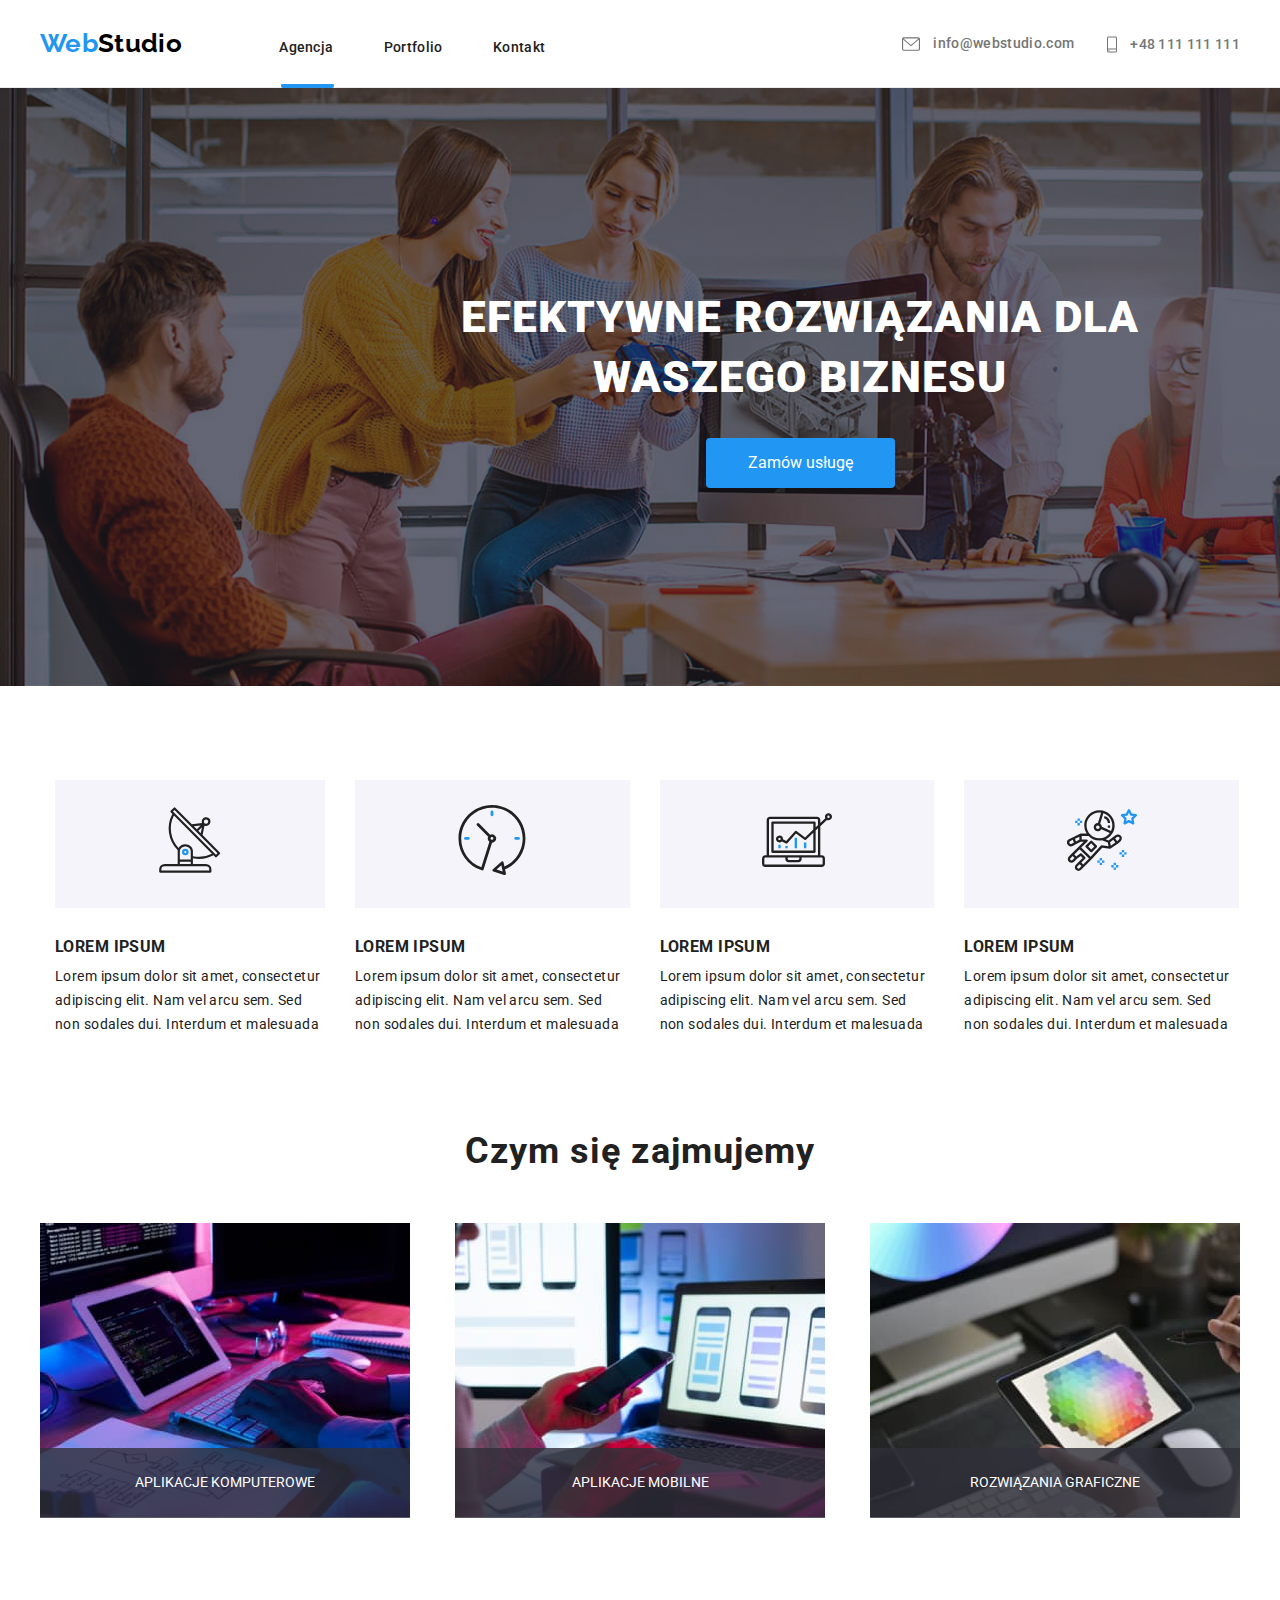
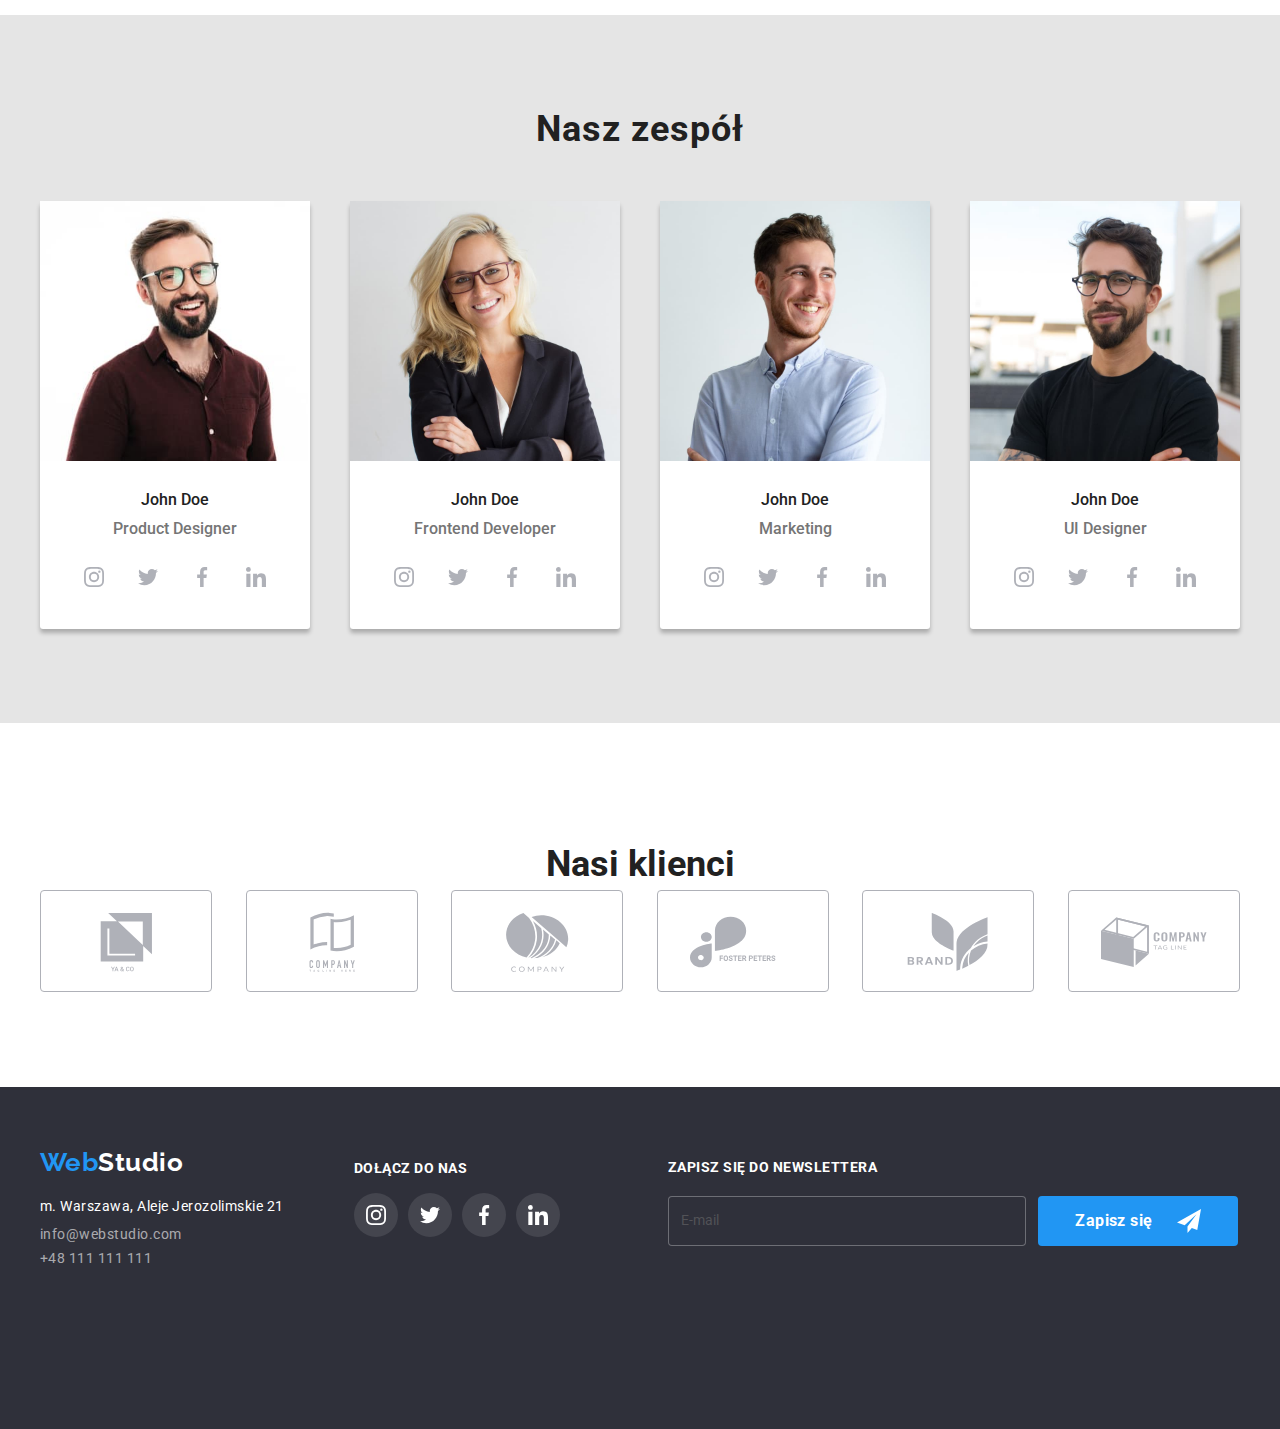
<file: index.html>
<!DOCTYPE html>
<html lang="pl">

<head>
    <meta charset="UTF-8">
    <meta http-equiv="X-UA-Compatible" content="IE=edge">
    <meta name="viewport" content="width=device-width, initial-scale=1.0">
    <link rel="stylesheet"
        href="https://cdnjs.cloudflare.com/ajax/libs/modern-normalize/1.0.0/modern-normalize.min.css" />
        <link rel="stylesheet" href="modern-normalize.min.css">
    <link rel="stylesheet"
        href="https://cdnjs.cloudflare.com/ajax/libs/modern-normalize/1.0.0/modern-normalize.min.css" />
    <link rel="stylesheet" href="css/style.css">
    <title>WebStudio</title>
    <link rel="preconnect" href="https://fonts.googleapis.com">
    <link rel="preconnect" href="https://fonts.gstatic.com" crossorigin>
    <link
        href="https://fonts.googleapis.com/css2?family=Comfortaa&family=Montserrat&family=Raleway:wght@400;500;700;900&family=Roboto+Flex:opsz,wght@8..144,400;8..144,500;8..144,700;8..144,900&family=Roboto+Slab:wght@400;500;700;900&family=Roboto:wght@400;500;700;900&display=swap"
        rel="stylesheet"/>
</head>

<body>
    <header class="header" >
            <div class="container">
            <div class="nav-main-logo-container">
            <nav>
                   <div class="nav-border">
                    <a class="logo-nav-header link" href="index.html"><span class="span">Web</span>Studio</a>

        
    <a class="agency active link " href="#">Agencja</a>
    <a class="portfolio link " href="portfolio.html">Portfolio</a>
    <a class="contact link " href="kontakt.html">Kontakt</a>


                   </div>
            </nav>
           <div class="nav-contact-container">
            <ul >
                <li >    
                    <div class="nav-contact">
                <a class="contact-email link" href="mailto:info@webstudio.com"><svg  width="24" height="18" class="nav-contact-mail-icon">
                    <use  href="./images/icons.svg#icon-envelope"></use>
                </svg>info@webstudio.com</a>
            </div>
                </li>
                <li>
                    <div class="nav-contact">

                    <a class="contact-tel link" href="tel:+48111111111"><svg  width="16" height="23" class="nav-contact-tel-icon">
                        <use href="./images/icons.svg#icon-smartphone"></use>
                    </svg>+48 111 111 111</a>
                </div>
                </li>
            </ul>
           </div>
            </div>
    </header>
    <main>
        <!-- HERO -->           
        <section class="section order-container ">
            <div class="container">
                <h1 class="order-description">EFEKTYWNE ROZWIĄZANIA DLA WASZEGO BIZNESU</h1>
      
                <button data-modal-open class="order-btn" type="button">Zamów usługę</button>
    
          </div>
        </section>
    </div>
        <!-- opisy -->
        <div class="container">
        <div class="description-container">
                        <ul >
                <li>
                    <div class="description-icons">  
                    <svg width="65.32" height="70">
                        <use href="./images/icons.svg#icon-antenna-1">

                        </use>
                    </svg>
                    </div>
                    <h3 >LOREM IPSUM</h3>
                    <p> Lorem ipsum dolor sit amet, consectetur adipiscing elit. Nam vel arcu
                        sem. Sed non sodales dui.
                        Interdum et malesuada
                    </p>
                </li>

                <li >
<div class="description-icons">                  
    <svg width="70" height="70">
    <use href="./images/icons.svg#icon-clock-1">
    </use>
</svg>
</div>
                    <h3 >LOREM IPSUM</h3>
                    <p > Lorem ipsum dolor sit amet, consectetur adipiscing elit. Nam vel arcu
                        sem. Sed non sodales dui.
                        Interdum et malesuada
                    </p>
                </li>

                <li>
                    <div class="description-icons">  
                    <svg width="70" height="70">
                        <use href="./images/icons.svg#icon-diagram-1">

                        </use>
                    </svg>
                    </div>
                    <h3 >LOREM IPSUM</h3>
                    <p > Lorem ipsum dolor sit amet, consectetur adipiscing elit. Nam vel arcu
                        sem. Sed non sodales dui.
                        Interdum et malesuada
                    </p>
                </li>

                <li >
                    <div class="description-icons">  
                    <svg width="70" height="70">
                        <use href="./images/icons.svg#icon-astronaut-1">

                        </use>
                    </svg>
                    </div>
                    <h3 >LOREM IPSUM</h3>
                    <p > Lorem ipsum dolor sit amet, consectetur adipiscing elit. Nam vel arcu
                        sem. Sed non sodales dui.
                        Interdum et malesuada
                    </p>
                </li>
            </ul>
        </div>
        </div>
        <!-- <div class="container"> -->
            
        <section class="section what-we-do-container ">
            <div class="container">
            <!-- czym się zajmujemy -->
            <h2 class="what-we-do-description">Czym się zajmujemy</h2>
            <ul class="what-we-do-container-li">
                <li class="products-description"><img src="images/coding.jpg" alt="ktoś programuje" width="370" height="294" />
                <p class="what-we-do">Aplikacje komputerowe</p>
            </li>
                <li class="products-description"><img src="images/designapp.jpg" alt="3 warianty ułożenia aplikacji na ekranie laptopa" width="370"
                        height="294" /> <p class="what-we-do">Aplikacje mobilne</p></li>
                <li class="products-description"><img src="images/colors.jpg" alt="paleta kolorów" width="370" height="294" /> <p class="what-we-do">Rozwiązania graficzne</p></li>
            </ul>
        </section>
    </div>
    </div>
    
    <section class="team-container section">     
    <div class="container">
        <div class="container-bcg-light">
            <!-- Nasz zespół -->
            <h2 class="team-description">Nasz zespół</h2>
            <ul class="team-container-li">
                <li>
                    <figure>
                        <img src="images/productdesigner.jpg" alt="mężczyzna, brunet w okularach i koszuli" width="270"
                            height="260" />
                        <figcaption>John Doe <span> Product Designer</span>
                        </figcaption>
                    <div class="social-media">
                       <li class="social-media-icons">
                          <a href="https://www.instagram.com/">
                            <svg class="sm-icons-insta" width="20" height="20">
                                <use href="./images/icons.svg#icon-instagram">
                                </use>
                            </svg>
                          </a>
                        </li>
                    <li class="social-media-icons">
                        <a href="https://twitter.com/?lang=pl">
                            <svg class="sm-icons-twitt" width="20" height="20">
                                <use href="./images/icons.svg#icon-twitter">
                                </use>
                            </svg>
                        </a>
                    </li>
                    <li>
                        <div class="social-media-icons">
                            <a href="https://www.facebook.com/">
                            <svg class="sm-icons-fb" width="20" height="20">
                                <use href="./images/icons.svg#icon-facebook">
                                </use>
                            </svg>
                            </a>
                        </div>
                    </li>
                    <li>
                        <div class="social-media-icons">
                            <a href="https://www.linkedin.com/">
                            <svg class="sm-icons-li" width="20" height="20">
                                <use href="./images/icons.svg#icon-linkedin">
                                </use>
                            </svg>
                        </a>
                        </div>
                    </li>
                    </div>
                    </figure>
                </li>
                <li>
                    <figure>
                        <img src="images/frontenddeveloper.jpg" alt="kobieta w okularach i marynarce, blondynka"
                            width="270" height="260" />
                        <figcaption> John Doe <span>Frontend Developer</span>
                        </figcaption>
                        <div class="social-media">
                            <li class="social-media-icons">
                               <a href="https://www.instagram.com/">
                                 <svg class="sm-icons-insta" width="20" height="20">
                                     <use href="./images/icons.svg#icon-instagram">
                                     </use>
                                 </svg>
                               </a>
                             </li>
                         <li class="social-media-icons">
                             <a href="https://twitter.com/?lang=pl">
                                 <svg class="sm-icons-twitt" width="20" height="20">
                                     <use href="./images/icons.svg#icon-twitter">
                                     </use>
                                 </svg>
                             </a>
                         </li>
                         <li>
                             <div class="social-media-icons">
                                 <a href="https://www.facebook.com/">
                                 <svg class="sm-icons-fb" width="20" height="20">
                                     <use href="./images/icons.svg#icon-facebook">
                                     </use>
                                 </svg>
                                 </a>
                             </div>
                         </li>
                         <li>
                             <div class="social-media-icons">
                                 <a href="https://www.linkedin.com/">
                                 <svg class="sm-icons-li" width="20" height="20">
                                     <use href="./images/icons.svg#icon-linkedin">
                                     </use>
                                 </svg>
                             </a>
                             </div>
                         </li>
                         </div>
                    </figure>
                </li>
                    <li>
                    <figure>
                        <img src="images/markering.jpg" alt="mężczyzna w koszuli błękitnej" width="270" height="260" />
                        <figcaption>John Doe <span>Marketing</span> 
                        </figcaption>
                        <div class="social-media">
                            <li class="social-media-icons">
                               <a href="https://www.instagram.com/">
                                 <svg class="sm-icons-insta" width="20" height="20">
                                     <use href="./images/icons.svg#icon-instagram">
                                     </use>
                                 </svg>
                               </a>
                             </li>
                         <li class="social-media-icons">
                             <a href="https://twitter.com/?lang=pl">
                                 <svg class="sm-icons-twitt" width="20" height="20">
                                     <use href="./images/icons.svg#icon-twitter">
                                     </use>
                                 </svg>
                             </a>
                         </li>
                         <li>
                             <div class="social-media-icons">
                                 <a href="https://www.facebook.com/">
                                 <svg class="sm-icons-fb" width="20" height="20">
                                     <use href="./images/icons.svg#icon-facebook">
                                     </use>
                                 </svg>
                                 </a>
                             </div>
                         </li>
                         <li>
                             <div class="social-media-icons">
                                 <a href="https://www.linkedin.com/">
                                 <svg class="sm-icons-li" width="20" height="20">
                                     <use href="./images/icons.svg#icon-linkedin">
                                     </use>
                                 </svg>
                             </a>
                             </div>
                         </li>
                         </div>
                    </figure>
                <li>
                    <figure>

                        <img src="images/uidesigner.jpg" alt="mężczyzna z brodą, w okularach i czarnej koszulce"
                            width="270" height="260" />
                        <figcaption> John Doe <span>UI Designer</span>
                        </figcaption>
                        <div class="social-media">
                            <li class="social-media-icons">
                               <a href="https://www.instagram.com/">
                                 <svg class="sm-icons-insta" width="20" height="20">
                                     <use href="./images/icons.svg#icon-instagram">
                                     </use>
                                 </svg>
                               </a>
                             </li>
                         <li class="social-media-icons">
                             <a href="https://twitter.com/?lang=pl">
                                 <svg class="sm-icons-twitt" width="20" height="20">
                                     <use href="./images/icons.svg#icon-twitter">
                                     </use>
                                 </svg>
                             </a>
                         </li>
                         <li>
                             <div class="social-media-icons">
                                 <a href="https://www.facebook.com/">
                                 <svg class="sm-icons-fb" width="20" height="20">
                                     <use href="./images/icons.svg#icon-facebook">
                                     </use>
                                 </svg>
                                 </a>
                             </div>
                         </li>
                         <li>
                             <div class="social-media-icons">
                                 <a href="https://www.linkedin.com/">
                                 <svg class="sm-icons-li" width="20" height="20">
                                     <use href="./images/icons.svg#icon-linkedin">
                                     </use>
                                 </svg>
                             </a>
                             </div>
                         </li>
                         </div>
                    </figure>
                </li>

            </ul>
        </section>
        <!-- nasi klienci -->
        <section class="clients section">     
        <div class="container">
            <h2 class="client-description">Nasi klienci</h2>
            <ul class="clients-container ">
                <li> 
                <div class="client-icons-container">
                    <a href="">
                <svg class="client-icons" width="106" height="60">
                <use href="./images/icons.svg#icon-yaco">
              </use>
             </svg>
             </a>
                </div>
            </li>
            <li>
                    <div class="client-icons-container">
                        <a href="">
                    <svg class="client-icons" width="106" height="60">
                        <use href="./images/icons.svg#icon-group-11">
                        </use>
                    </svg>
                </a>
                </div>
                </li>
                <li>
                    <div class="client-icons-container">
                        <a href="">
                    <svg class="client-icons" width="106" height="60">
                        <use href="./images/icons.svg#icon-group">
                        </use>
                    </svg>
                    </a>
                    </div>
                </li>
                <li>
                    <div class="client-icons-container">
                        <a href="">
                        <svg class="client-icons" width="106" height="60">
                        <use href="./images/icons.svg#icon-group-1">
                        </use>
                    </svg>
                    </a>
                    </div>
                </li>
                <li>
                    <div class="client-icons-container">
                        <a href="">
                    <svg class="client-icons" width="106" height="60">
                        <use href="./images/icons.svg#icon-group-2">
                        </use>
                    </svg>
                    </a>
                    </div>
                </li>
                <li>
                    <div class="client-icons-container">
                        <a href="">
                    <svg class="client-icons" width="106" height="60">
                        <use href="./images/icons.svg#icon-group-3">
                        </use>
                    </svg>
                    </a>
                    </div>
                </li>
                
            </ul>
            </diV>
        </section>
    </div>
    </div>

    </main>
    
   
    <footer class="footer-container">
        <div class="container"> 
            <div class="container-bcg-dark">
            <div class="main-footer-info">
                <div class="foot">
                    <a class="logo-footer link" href="index.html"><span class="span">Web</span>Studio</a>
                    <address>
                        <ul class="footer-adress-item">
                            <li class="localization">m. Warszawa, Aleje Jerozolimskie 21</li>
                            <li><a class="contact-email-footer link" href="mailto:info@webstudio.com">info@webstudio.com</a></li>
                            <li><a class="contact-tel-footer link" href="tel:+48111111111">+48 111 111 111</a></li>
                        </ul>
                    </address>
                </div>
            
        <div class="join-us">
            <p>dołącz do nas</p>
        <ul class="social-media-footer">
            <li class="social-media-icons-footer">
                <a href="https://www.instagram.com/">
                    <svg class="sm-icons-insta" width="20" height="20">
                        <use href="./images/icons.svg#icon-instagram">
                        </use>
                    </svg>
                  </a>
            </li>
            <li class="social-media-icons-footer">
                <a href="https://twitter.com/?lang=pl">
                    <svg class="sm-icons-twitt" width="20" height="20">
                        <use href="./images/icons.svg#icon-twitter">
                        </use>
                    </svg>
                </a>
            </li>
            <li class="social-media-icons-footer">
                <a href="https://www.facebook.com/">
                    <svg class="sm-icons-fb" width="20" height="20">
                        <use href="./images/icons.svg#icon-facebook">
                        </use>
                    </svg>
                    </a>
                </li>
            <li class="social-media-icons-footer">
                <a href="https://www.linkedin.com/">
                    <svg class="sm-icons-li" width="20" height="20">
                        <use href="./images/icons.svg#icon-linkedin">
                        </use>
                    </svg>
                </a>
            </li>
        </ul>
        </div>
        </div>
        </div>

        <form class="footer-form">
            <label class="footer-label" for="email">zapisz się do newslettera
                <input class="footer-input" type="email" name="email" id="email" placeholder="E-mail">
            </label>
            <bottom class="send-btn-newsletter" type="submit">Zapisz się 
                <svg class="send-icon" width="24" height="24">
                    <use href="./images/icons.svg#icon-iconsend"></use>
                </svg>
            </bottom>
                </form>
            

    </footer>
</div>
</div>

<div class="overlay is-hidden" data-modal>       
    <div class="modal" >  
        <form class="form-modal">
<h3 class="form-modal-name"> Zostaw swoje dane w formularzu poniżej</h3>

<label for="customer_name"> Imie </label>
<div class="form-inputs">
    <input type="name"  name="name" id="customer_name" />
    <svg class="form-icon-person" width="16" height="16"> 
        <use  href="./images/icons.svg#icon-person-black-18dp-1"> </use>
    </svg>
</div>


<label for="customer_tel">
    Telefon 
    <div class="form-inputs">
    <input type="telephone"  name="phone" id="customer_tel" />
    <svg class="form-icon-phone" width="17" height="17"> 
        <use href="./images/icons.svg#icon-phone-black-18dp-1"> </use>
    </svg>
</div>
</label>
<label for="customer_mail">
    Email 
    <div class="form-inputs">
    <input type="mail"  name="mail" id="customer_mail" />
    <svg class="form-icon-mail" width="20" height="16"> 
        <use href="./images/icons.svg#icon-email-black-18dp-1"> </use>
    </svg>
</div>
</label>
<label for="customer_comment">
    Komentarz 
    <div class="form-inputs-comment">
    <input  type="text"  name="comment" placeholder="Wprowadź tekst" id="customer_comment" />
</div>
</label>
<label for="button_send">
<div class="chbx-form">
    <div class="chbx-priv-accept">
        <input type="checkbox" id="button_send"></input> 
    <svg width="16" height="15">   
        <use href="./images/icons.svg#icon-icon-check"></use>
    </svg>
    </div>
    Oświadczam iż akceptuję  <span class="modal-span"> Regulamin </span> i <span class="modal-span"> Politykę prywatności</span>
</div>
</label>

<button class="submit-btn" type="submit" class="submit-btn">Wyślij</button>
        </form>
        <button  data-modal-close class="close-btn" type="button" >
            <svg class="close-icon" width="15" height="15">
                <use href="./images/icons.svg#icon-x">

                </use>
            </svg>
            <span class="close-x">X</span>
            </button>
    </div>
</div>
<script src="./modal.js"></script>
</body>

</html>
</file>
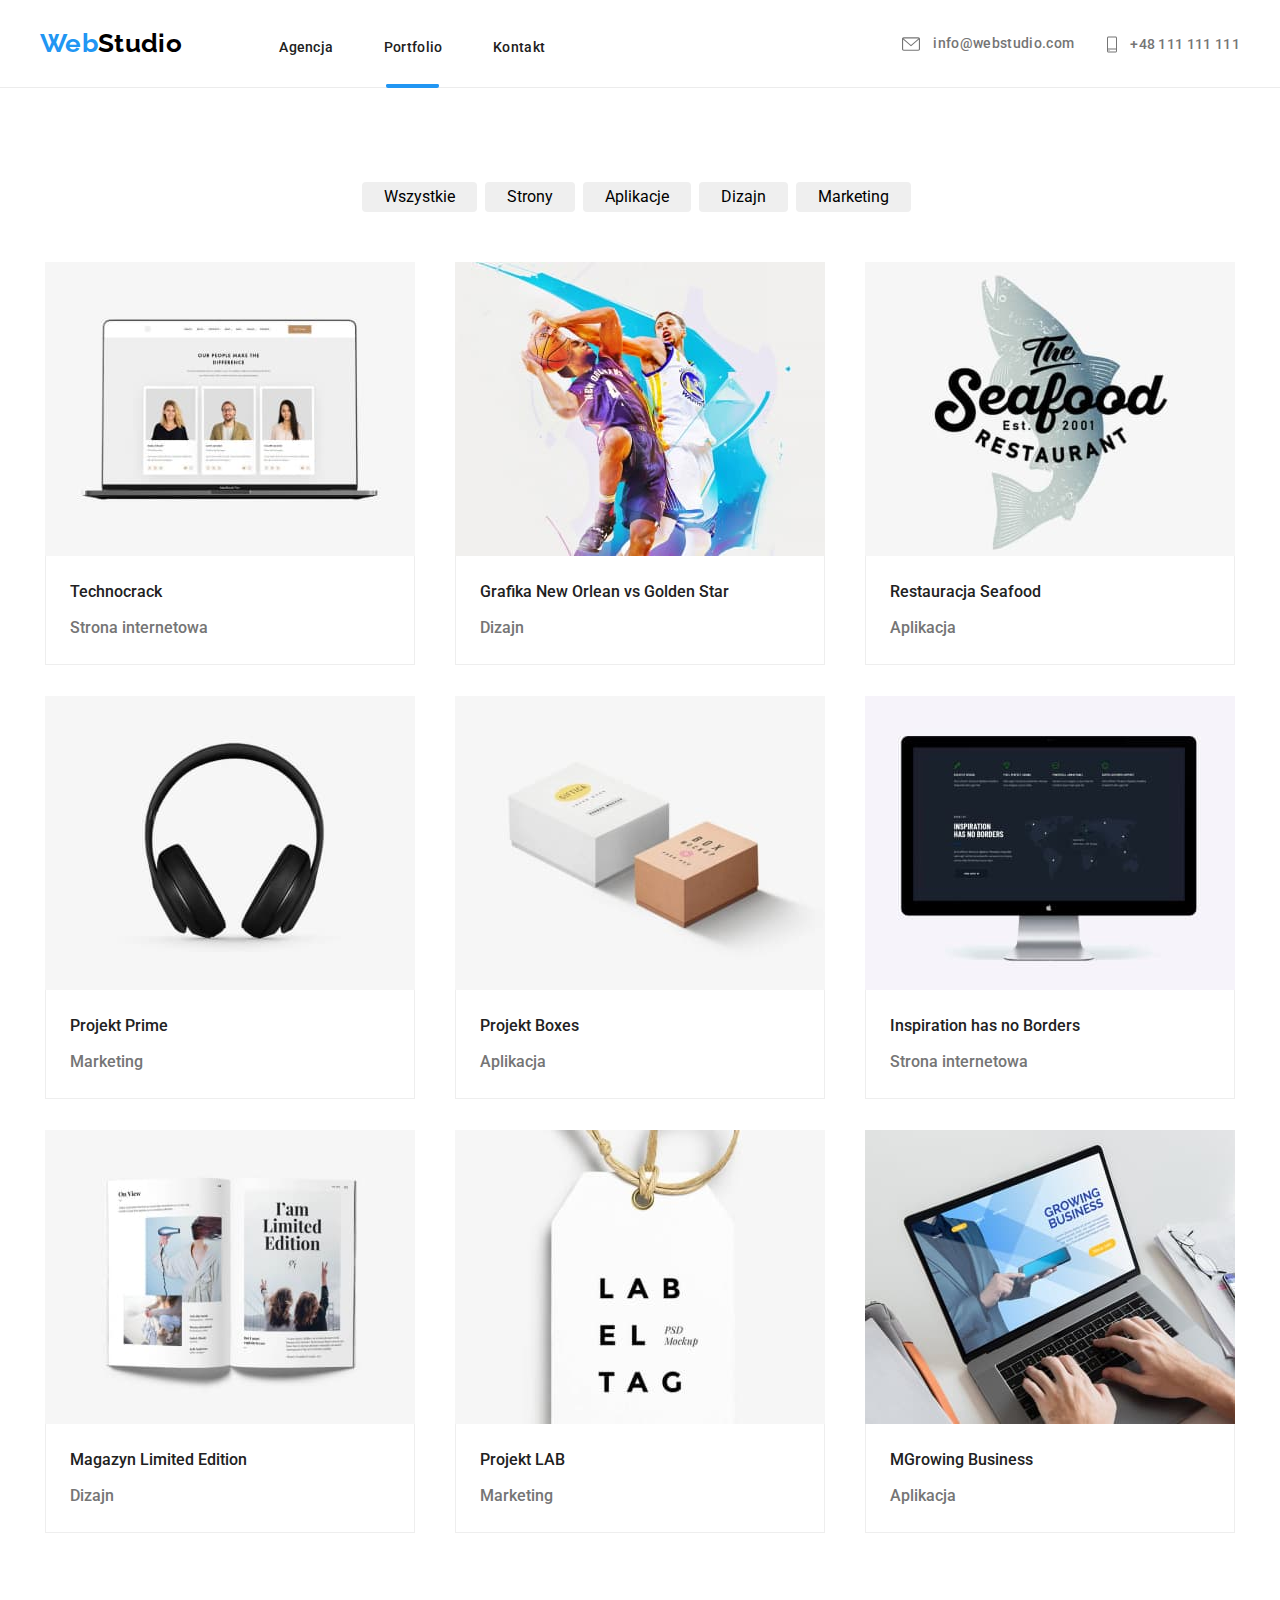
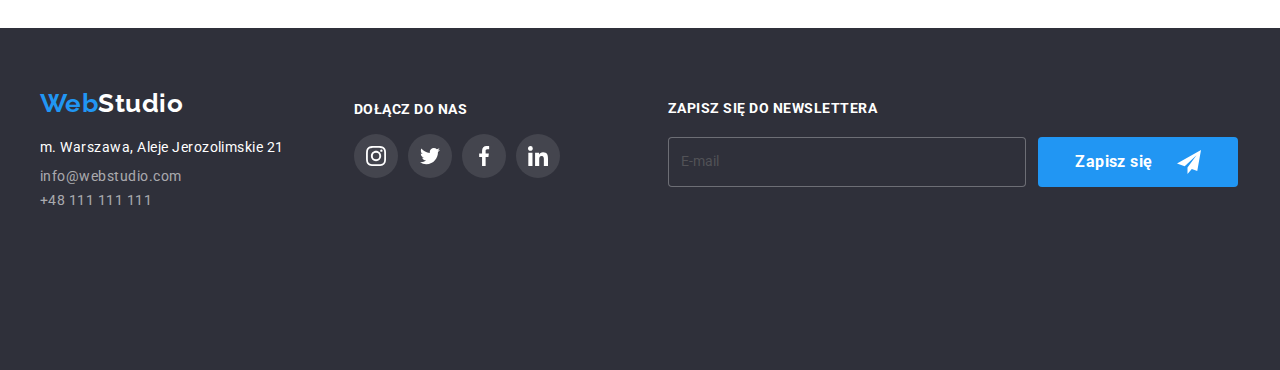
<file: portfolio.html>
<!DOCTYPE html>
<html lang="pl">

<head>
    <meta charset="UTF-8">
    <meta http-equiv="X-UA-Compatible" content="IE=edge">
    <meta name="viewport" content="width=device-width, initial-scale=1.0">
    <link rel="stylesheet"
        href="https://cdnjs.cloudflare.com/ajax/libs/modern-normalize/1.0.0/modern-normalize.min.css" />
    <link rel="stylesheet"
        href="https://cdnjs.cloudflare.com/ajax/libs/modern-normalize/1.0.0/modern-normalize.min.css" />
    <link rel="stylesheet" href="css/style.css">
    <title>WebStudio</title>
    <link rel="preconnect" href="https://fonts.googleapis.com">
    <link rel="preconnect" href="https://fonts.gstatic.com" crossorigin>
    <link
        href="https://fonts.googleapis.com/css2?family=Comfortaa&family=Montserrat&family=Raleway:wght@400;500;700;900&family=Roboto+Flex:opsz,wght@8..144,400;8..144,500;8..144,700;8..144,900&family=Roboto+Slab:wght@400;500;700;900&family=Roboto:wght@400;500;700;900&display=swap"
        rel="stylesheet" />
</head>

<body>
    <header class="header" >
        <div class="container">
        <div class="nav-main-logo-container">
        <nav>
                <a class="logo-nav-header link" href="index.html"><span class="span">Web</span>Studio</a>
                <a class="agency link" href="index.html">Agencja</a>
                <a class="portfolio active link " href="portfolio.html">Portfolio</a>
                <a class="contact link " href="kontakt.html">Kontakt</a>
        </nav>
       <div class="nav-contact-container">
        <ul >
            <li >    
                <div class="nav-contact">
            <a class="contact-email link" href="mailto:info@webstudio.com"><svg  width="24" height="18" class="nav-contact-mail-icon">
                <use  href="./images/icons.svg#icon-envelope"></use>
            </svg>info@webstudio.com</a>
        </div>
            </li>
            <li>
                <div class="nav-contact">

                <a class="contact-tel link" href="tel:+48111111111"><svg  width="16" height="23" class="nav-contact-tel-icon">
                    <use href="./images/icons.svg#icon-smartphone"></use>
                </svg>+48 111 111 111</a>
            </div>
            </li>
        </ul>
       </div>
        </div>
</header>
    <main>
    <div class="section"> 
        <!-- projekty filtrowanie -->
        <div class="filter-btn-container">
            <div class="container">
            <ul >
                <li><button class="filter-btn" type="button">Wszystkie</button></li>
                <li><button class="filter-btn" type="button">Strony</button></li>
                <li><button class="filter-btn" type="button">Aplikacje</button></li>
                <li><button class="filter-btn" type="button">Dizajn</button></li>
                <li><button class="filter-btn" type="button">Marketing</button></li>
            </ul>
            </div>
        </div>
        <!-- wizualizacje  -->
        <div class="products-container ">
            <div class="container">
                <ul class="products-grid ">
                    <li>
                        <figure class= "products-presentation">   
                     <div>                      
                        <div class="slide">
                         <img src="images/portfolio/3people.jpg"
                          alt="widok strony  interentowej, na której przedstawione są 3 osoby,pracownicy firmy"
                         width="370" height="294" />
                        <p class="slide-effect">Technocrack jest popularną platformą wykorzystywaną do rozpowszechniania koronawirusa. Firmy wykorzystują tę platformę do celów szpiegowskich i ataków na niezabezpieczone serwery konkurencji</p>                            
                        </div>
                    </div>
                            <figcaption>Technocrack <span>Strona internetowa</span>
                            </figcaption>
                        
                        </figure>
                    </li>
                    <li>
                        <figure class= "products-presentation">
                            <div>                      
                                <div class="slide">
                            <img src="images/portfolio/basketball.jpg"
                                alt="grafika przedstawiająca dwóch chłopaków grających w koszykówkę" width="370"
                                height="294" />
                                <p class="slide-effect">Technocrack jest popularną platformą wykorzystywaną do rozpowszechniania koronawirusa. Firmy wykorzystują tę platformę do celów szpiegowskich i ataków na niezabezpieczone serwery konkurencji</p> 
                            </div>
                        </div>
                            <figcaption> Grafika New Orlean vs Golden Star <span>Dizajn</span>
                            </figcaption>
                        </figure>
                    </li>
                    <li>
                        <figure class= "products-presentation">
                            <div>                      
                                <div class="slide">
                            <img src="images/portfolio/seafood.jpg" alt="logo z rybą restauracji seafood retaurant"
                                width="370" height="294" />
                                <p class="slide-effect">Technocrack jest popularną platformą wykorzystywaną do rozpowszechniania koronawirusa. Firmy wykorzystują tę platformę do celów szpiegowskich i ataków na niezabezpieczone serwery konkurencji</p> 
                            </div>
                        </div>
                            <figcaption>Restauracja Seafood <span>Aplikacja</span></figcaption>
                        </figure>
                    </li>
                    <li>
                        <figure class= "products-presentation">
                            <div>                      
                                <div class="slide">
                            <img src="images/portfolio/headphones.jpg" alt="grafika przedstawiająca słuchawki"
                                width="370" height="294" />
                                <p class="slide-effect">Technocrack jest popularną platformą wykorzystywaną do rozpowszechniania koronawirusa. Firmy wykorzystują tę platformę do celów szpiegowskich i ataków na niezabezpieczone serwery konkurencji</p> 
                            </div>
                        </div>
                            <figcaption>Projekt Prime <span>Marketing</span> </figcaption>
                        </figure>
                    </li>
                    <li>
                        <figure class= "products-presentation">
                            <div>                      
                                <div class="slide">
                            <img src="images/portfolio/boxes.jpg" alt="dwa pudełka" width="370" height="294" />
                            <p class="slide-effect">Technocrack jest popularną platformą wykorzystywaną do rozpowszechniania koronawirusa. Firmy wykorzystują tę platformę do celów szpiegowskich i ataków na niezabezpieczone serwery konkurencji</p> 
                        </div>
                    </div>
                            <figcaption>Projekt Boxes <span>Aplikacja</span></figcaption>
                        </figure>
                    </li>
                    <li>
                        <figure class= "products-presentation">
                            <div>                      
                                <div class="slide">
                            <img src="images/portfolio/screen.jpg"
                                alt="ekran komputeraz z propozycją układu strony interentowe" width="370"
                                height="294" />
                                <p class="slide-effect">Technocrack jest popularną platformą wykorzystywaną do rozpowszechniania koronawirusa. Firmy wykorzystują tę platformę do celów szpiegowskich i ataków na niezabezpieczone serwery konkurencji</p> 
                            </div>
                        </div>
                            <figcaption>Inspiration has no Borders <span>Strona internetowa </span></figcaption>
                        </figure>
                    </li>
                    <li>
                        <figure class= "products-presentation">
                            <div>                      
                                <div class="slide">
                            <img src="images/portfolio/book.jpg" alt="magazyn z produktami limited edition" width="370"
                                height="294" />
                                <p class="slide-effect">Technocrack jest popularną platformą wykorzystywaną do rozpowszechniania koronawirusa. Firmy wykorzystują tę platformę do celów szpiegowskich i ataków na niezabezpieczone serwery konkurencji</p> 
                            </div>
                        </div>
                            <figcaption>Magazyn Limited Edition <span>Dizajn</span></figcaption>
                        </figure>
                    </li>
                    <li>
                        <figure class= "products-presentation">
                            <div>                      
                                <div class="slide">
                            <img src="images/portfolio/label.jpg" alt="etykieta na sznurku" width="370" height="294" />
                            <p class="slide-effect">Technocrack jest popularną platformą wykorzystywaną do rozpowszechniania koronawirusa. Firmy wykorzystują tę platformę do celów szpiegowskich i ataków na niezabezpieczone serwery konkurencji</p> 
                        </div>
                    </div>
                            <figcaption>Projekt LAB <span>Marketing </span></figcaption>
                        </figure>
                    </li>
                    <li>
                        <figure class= "products-presentation">
                            <div>                      
                                <div class="slide">
                            <img src="images/portfolio/laptop.jpg"
                                alt="laptop z widokiem aplikacji do której ktoś wpisuje dane" width="370"
                                height="294" />
                                <p class="slide-effect">Technocrack jest popularną platformą wykorzystywaną do rozpowszechniania koronawirusa. Firmy wykorzystują tę platformę do celów szpiegowskich i ataków na niezabezpieczone serwery konkurencji</p> 
                            </div>
                        </div>
                            <figcaption>MGrowing Business <span>Aplikacja</span></figcaption>
                        </figure>
                    </li>
                </ul>
            </div>
        </div>
    </section>  
    </div>
    </main>
    <div class="container-bcg-dark">
        <div class="container">
            <footer class="footer-container">
                <div class="container"> 
                    <div class="container-bcg-dark">
                    <div class="main-footer-info">
                        <div class="foot">
                            <a class="logo-footer link" href="index.html"><span class="span">Web</span>Studio</a>
                            <address>
                                <ul class="footer-adress-item">
                                    <li class="localization">m. Warszawa, Aleje Jerozolimskie 21</li>
                                    <li><a class="contact-email-footer link" href="mailto:info@webstudio.com">info@webstudio.com</a></li>
                                    <li><a class="contact-tel-footer link" href="tel:+48111111111">+48 111 111 111</a></li>
                                </ul>
                            </address>
                        </div>
                    
                <div class="join-us">
                    <p>dołącz do nas</p>
                <ul class="social-media-footer">
                    <li class="social-media-icons-footer">
                        <a href="https://www.instagram.com/">
                            <svg class="sm-icons-insta" width="20" height="20">
                                <use href="./images/icons.svg#icon-instagram">
                                </use>
                            </svg>
                          </a>
                    </li>
                    <li class="social-media-icons-footer">
                        <a href="https://twitter.com/?lang=pl">
                            <svg class="sm-icons-twitt" width="20" height="20">
                                <use href="./images/icons.svg#icon-twitter">
                                </use>
                            </svg>
                        </a>
                    </li>
                    <li class="social-media-icons-footer">
                        <a href="https://www.facebook.com/">
                            <svg class="sm-icons-fb" width="20" height="20">
                                <use href="./images/icons.svg#icon-facebook">
                                </use>
                            </svg>
                            </a>
                        </li>
                    <li class="social-media-icons-footer">
                        <a href="https://www.linkedin.com/">
                            <svg class="sm-icons-li" width="20" height="20">
                                <use href="./images/icons.svg#icon-linkedin">
                                </use>
                            </svg>
                        </a>
                    </li>
                </ul>
                </div>
                </div>
                </div>
        
                <form class="footer-form">
                    <label class="footer-label" for="email">zapisz się do newslettera
                        <input class="footer-input" type="email" name="email" id="email" placeholder="E-mail">
                    </label>
                    <bottom class="send-btn-newsletter" type="submit">Zapisz się 
                        <svg class="send-icon" width="24" height="24">
                            <use href="./images/icons.svg#icon-iconsend"></use>
                        </svg>
                    </bottom>
                        </form>
                    
        
            </footer>
    </div>
    </div>
</body>

</html>
</file>
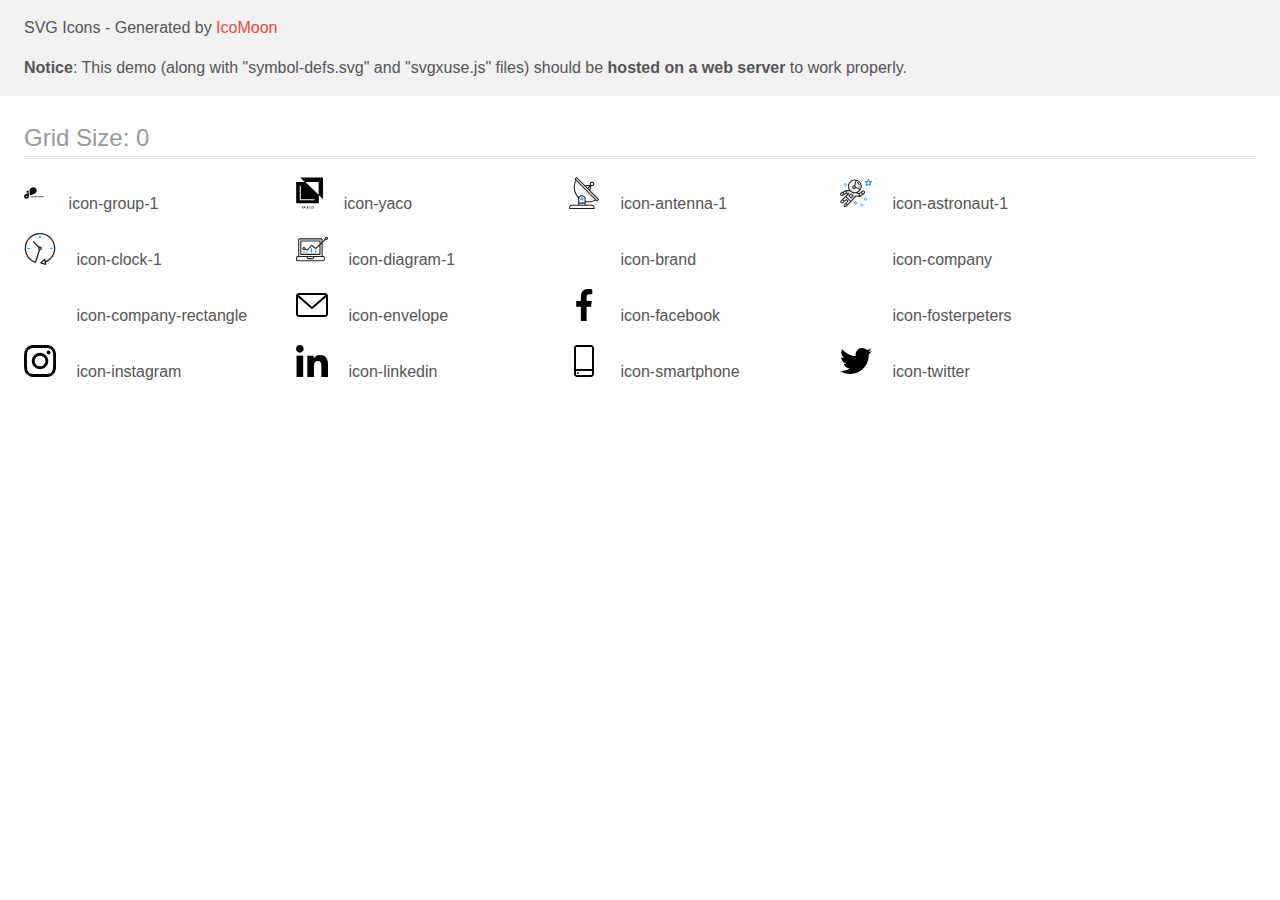
<file: images/icons/demo-external-svg.html>
<!doctype html>
<html>
<head>
    <title>IcoMoon - SVG Icons</title>
    <meta charset="utf-8">
    <meta name="viewport" content="width=device-width, initial-scale=1">
    <link rel="stylesheet" href="demo-files/demo.css">
    <link rel="stylesheet" href="style.css">
</head>
<body>
<header class="bgc1 clearfix">
<div class="mhl">
    <p>SVG Icons - Generated by <a href="https://icomoon.io/app">IcoMoon</a></p><p><strong>Notice</strong>: This demo (along with "symbol-defs.svg" and "svgxuse.js" files) should be <b>hosted on a web server</b> to work properly.</p>
</div>
</header>
    <div class="clearfix mhl ptl">
        <h1 class="mvm mtn fgc1">Grid Size: 0</h1>
        <div class="glyph fs1">
            <div class="clearfix pbs">
                <svg class="icon icon-group-1"><use xlink:href="symbol-defs.svg#icon-group-1"></use></svg><span class="name"> icon-group-1</span>
            </div>
        </div>
        <div class="glyph fs1">
            <div class="clearfix pbs">
                <svg class="icon icon-yaco"><use xlink:href="symbol-defs.svg#icon-yaco"></use></svg><span class="name"> icon-yaco</span>
            </div>
        </div>
        <div class="glyph fs1">
            <div class="clearfix pbs">
                <svg class="icon icon-antenna-1"><use xlink:href="symbol-defs.svg#icon-antenna-1"></use></svg><span class="name"> icon-antenna-1</span>
            </div>
        </div>
        <div class="glyph fs1">
            <div class="clearfix pbs">
                <svg class="icon icon-astronaut-1"><use xlink:href="symbol-defs.svg#icon-astronaut-1"></use></svg><span class="name"> icon-astronaut-1</span>
            </div>
        </div>
        <div class="glyph fs1">
            <div class="clearfix pbs">
                <svg class="icon icon-clock-1"><use xlink:href="symbol-defs.svg#icon-clock-1"></use></svg><span class="name"> icon-clock-1</span>
            </div>
        </div>
        <div class="glyph fs1">
            <div class="clearfix pbs">
                <svg class="icon icon-diagram-1"><use xlink:href="symbol-defs.svg#icon-diagram-1"></use></svg><span class="name"> icon-diagram-1</span>
            </div>
        </div>
        <div class="glyph fs1">
            <div class="clearfix pbs">
                <svg class="icon icon-brand"><use xlink:href="symbol-defs.svg#icon-brand"></use></svg><span class="name"> icon-brand</span>
            </div>
        </div>
        <div class="glyph fs1">
            <div class="clearfix pbs">
                <svg class="icon icon-company"><use xlink:href="symbol-defs.svg#icon-company"></use></svg><span class="name"> icon-company</span>
            </div>
        </div>
        <div class="glyph fs1">
            <div class="clearfix pbs">
                <svg class="icon icon-company-rectangle"><use xlink:href="symbol-defs.svg#icon-company-rectangle"></use></svg><span class="name"> icon-company-rectangle</span>
            </div>
        </div>
        <div class="glyph fs1">
            <div class="clearfix pbs">
                <svg class="icon icon-envelope"><use xlink:href="symbol-defs.svg#icon-envelope"></use></svg><span class="name"> icon-envelope</span>
            </div>
        </div>
        <div class="glyph fs1">
            <div class="clearfix pbs">
                <svg class="icon icon-facebook"><use xlink:href="symbol-defs.svg#icon-facebook"></use></svg><span class="name"> icon-facebook</span>
            </div>
        </div>
        <div class="glyph fs1">
            <div class="clearfix pbs">
                <svg class="icon icon-fosterpeters"><use xlink:href="symbol-defs.svg#icon-fosterpeters"></use></svg><span class="name"> icon-fosterpeters</span>
            </div>
        </div>
        <div class="glyph fs1">
            <div class="clearfix pbs">
                <svg class="icon icon-instagram"><use xlink:href="symbol-defs.svg#icon-instagram"></use></svg><span class="name"> icon-instagram</span>
            </div>
        </div>
        <div class="glyph fs1">
            <div class="clearfix pbs">
                <svg class="icon icon-linkedin"><use xlink:href="symbol-defs.svg#icon-linkedin"></use></svg><span class="name"> icon-linkedin</span>
            </div>
        </div>
        <div class="glyph fs1">
            <div class="clearfix pbs">
                <svg class="icon icon-smartphone"><use xlink:href="symbol-defs.svg#icon-smartphone"></use></svg><span class="name"> icon-smartphone</span>
            </div>
        </div>
        <div class="glyph fs1">
            <div class="clearfix pbs">
                <svg class="icon icon-twitter"><use xlink:href="symbol-defs.svg#icon-twitter"></use></svg><span class="name"> icon-twitter</span>
            </div>
        </div>
  </div>
<script defer src="svgxuse.js"></script>
</body>
</html>
</file>
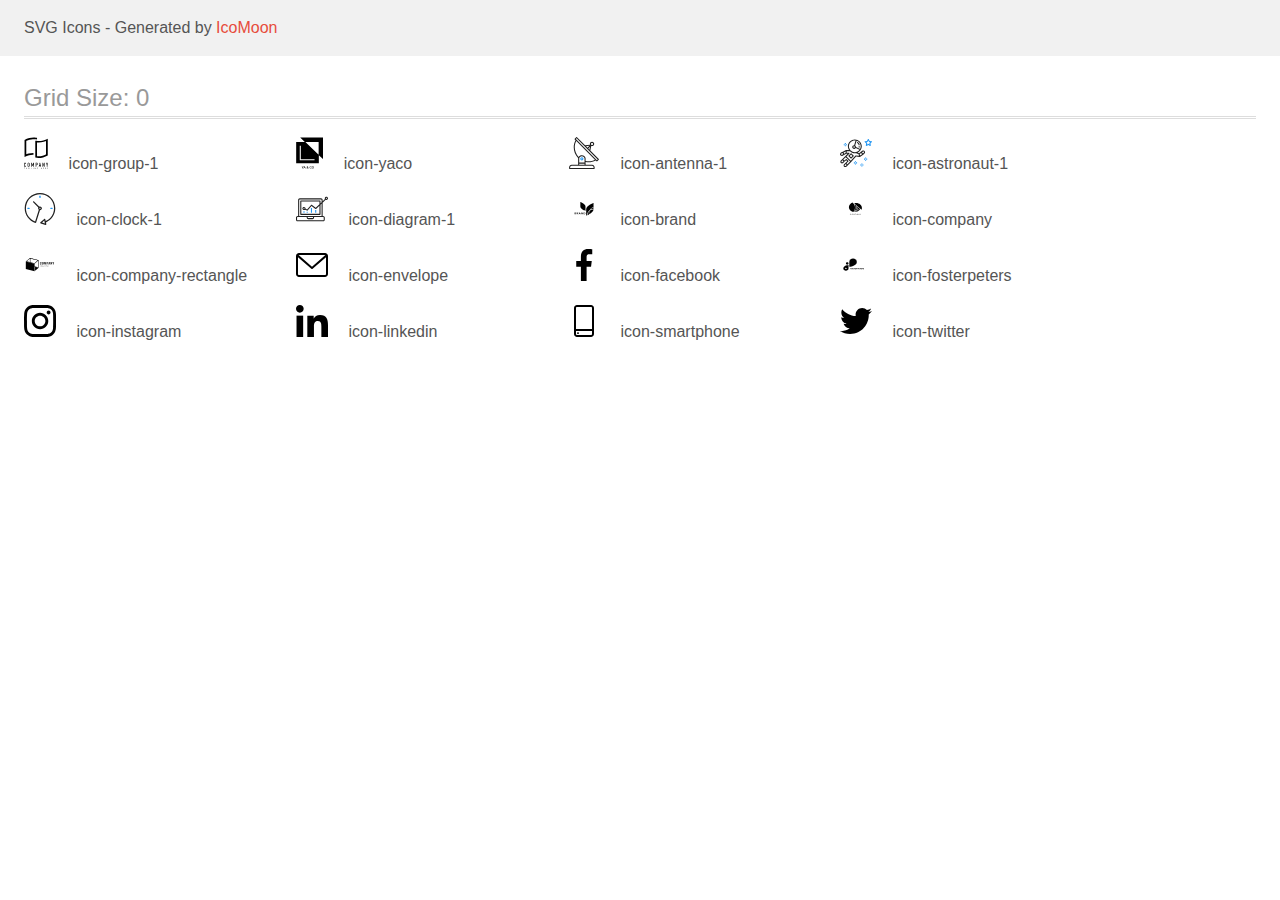
<file: images/icons/demo.html>
<!doctype html>
<html>
<head>
    <title>IcoMoon - SVG Icons</title>
    <meta charset="utf-8">
    <meta name="viewport" content="width=device-width, initial-scale=1">
    <link rel="stylesheet" href="demo-files/demo.css">
    <link rel="stylesheet" href="style.css">
</head>
<body>
<svg aria-hidden="true" style="position: absolute; width: 0; height: 0; overflow: hidden;" version="1.1" xmlns="http://www.w3.org/2000/svg" xmlns:xlink="http://www.w3.org/1999/xlink">
<defs>
<symbol id="icon-group-1" viewBox="0 0 24 32">
<path d="M10.333 2.202h-0.082c-0.127-0.008-0.254-0.011-0.38-0.014v0h-0.275c-0.24 0-0.484 0.006-0.727 0.018-0.018-0.001-0.037-0.001-0.055 0-2.2 0.125-4.356 0.675-6.349 1.62l-0.261 0.126v13.368l0.611-0.207c0.536-0.184 1.107-0.35 1.698-0.504 1.598-0.41 3.239-0.628 4.888-0.649v1.756c-0.218 0.002-0.431 0.008-0.643 0.018h-0.050c-1.269 0.070-2.528 0.263-3.76 0.577-1.56 0.391-3.065 0.977-4.48 1.746v-17.145c1.469-0.857 3.051-1.5 4.7-1.911 1.447-0.374 2.935-0.566 4.429-0.571h0.258c0.309 0.008 0.609 0.022 0.892 0.043 0.744 0.052 1.483 0.17 2.207 0.352v1.729c-0.703-0.164-1.418-0.272-2.138-0.322-0.015-0.001-0.029-0.002-0.044-0.004-0.149-0.013-0.298-0.025-0.437-0.025zM13.375 3.97c0.383 0.029 0.78 0.043 1.182 0.043 1.571-0.006 3.135-0.206 4.657-0.597 1.559-0.392 3.064-0.979 4.478-1.747v16.84c-1.47 0.856-3.053 1.5-4.701 1.912-1.448 0.372-2.935 0.564-4.429 0.57-1.132 0.009-2.261-0.124-3.36-0.396v-16.949c0.26 0.060 0.527 0.115 0.799 0.161 0.446 0.075 0.916 0.131 1.375 0.164zM21.945 4.1l-0.611 0.206c-0.562 0.189-1.129 0.358-1.698 0.508-1.659 0.426-3.363 0.645-5.075 0.651-0.399 0-0.765-0.011-1.12-0.034l-0.487-0.032v13.752l0.418 0.037c0.388 0.034 0.788 0.051 1.191 0.051 1.349-0.006 2.691-0.18 3.997-0.517 1.075-0.27 2.122-0.646 3.123-1.122l0.261-0.126v-13.373z"></path>
<path d="M1.653 25.917c-0.088-0.091-0.194-0.163-0.311-0.21s-0.243-0.069-0.369-0.065c-0.134-0.002-0.268 0.023-0.393 0.074-0.114 0.046-0.218 0.114-0.305 0.201s-0.153 0.192-0.197 0.307c-0.048 0.121-0.072 0.249-0.070 0.379v2.291c-0.005 0.161 0.025 0.322 0.090 0.47 0.054 0.117 0.132 0.222 0.229 0.307 0.092 0.077 0.199 0.133 0.315 0.163 0.111 0.031 0.226 0.047 0.342 0.048 0.128 0.001 0.254-0.026 0.37-0.080 0.115-0.050 0.218-0.122 0.305-0.212 0.085-0.089 0.153-0.193 0.2-0.307 0.049-0.116 0.074-0.24 0.073-0.365v-0.256h-0.599v0.204c0.002 0.070-0.010 0.139-0.035 0.204-0.020 0.049-0.049 0.093-0.087 0.129-0.037 0.030-0.080 0.052-0.125 0.066-0.040 0.013-0.083 0.021-0.125 0.021-0.053 0.006-0.108-0.002-0.157-0.023s-0.092-0.056-0.124-0.099c-0.056-0.092-0.084-0.199-0.079-0.307v-2.136c-0.004-0.118 0.021-0.236 0.073-0.342 0.031-0.048 0.075-0.087 0.127-0.111s0.11-0.034 0.166-0.027c0.052-0.002 0.103 0.009 0.149 0.031s0.087 0.056 0.118 0.098c0.067 0.088 0.102 0.196 0.099 0.307v0.198h0.593v-0.233c0.001-0.137-0.024-0.273-0.073-0.401-0.044-0.12-0.112-0.23-0.2-0.322z"></path>
<path d="M5.21 25.891c-0.191-0.161-0.432-0.25-0.681-0.252-0.122 0.001-0.243 0.022-0.357 0.064-0.116 0.042-0.224 0.105-0.316 0.187-0.099 0.089-0.178 0.199-0.232 0.321-0.060 0.14-0.090 0.291-0.087 0.444v2.197c-0.004 0.155 0.026 0.308 0.087 0.45 0.054 0.118 0.133 0.223 0.232 0.307 0.092 0.085 0.199 0.151 0.316 0.193 0.115 0.042 0.235 0.064 0.357 0.064s0.243-0.022 0.357-0.064c0.119-0.043 0.229-0.109 0.324-0.193 0.096-0.086 0.172-0.19 0.226-0.307 0.061-0.142 0.091-0.295 0.087-0.45v-2.197c0.003-0.152-0.027-0.304-0.087-0.444-0.053-0.121-0.13-0.23-0.226-0.321zM4.93 28.853c0.005 0.059-0.003 0.117-0.024 0.172s-0.053 0.105-0.095 0.145c-0.079 0.066-0.179 0.103-0.282 0.103s-0.203-0.036-0.282-0.103c-0.042-0.041-0.075-0.090-0.095-0.145s-0.029-0.114-0.024-0.172v-2.197c-0.005-0.059 0.003-0.117 0.024-0.172s0.053-0.105 0.095-0.145c0.079-0.066 0.179-0.103 0.282-0.103s0.203 0.036 0.282 0.103c0.042 0.041 0.075 0.090 0.095 0.145s0.029 0.114 0.024 0.172v2.197z"></path>
<path d="M9.882 29.834v-4.159h-0.576l-0.756 2.202h-0.011l-0.762-2.202h-0.57v4.159h0.594v-2.53h0.011l0.582 1.789h0.296l0.586-1.789h0.011v2.53h0.594z"></path>
<path d="M13.258 25.966c-0.092-0.103-0.207-0.181-0.336-0.227-0.139-0.045-0.285-0.067-0.431-0.064h-0.883v4.159h0.593v-1.624h0.305c0.185 0.008 0.369-0.031 0.535-0.114 0.135-0.075 0.247-0.185 0.325-0.318 0.069-0.111 0.115-0.234 0.136-0.362 0.023-0.157 0.034-0.315 0.032-0.473 0.006-0.2-0.014-0.399-0.058-0.594-0.040-0.144-0.115-0.275-0.218-0.382zM12.952 27.235c-0.003 0.075-0.021 0.149-0.055 0.216-0.034 0.064-0.087 0.115-0.153 0.146-0.088 0.039-0.184 0.057-0.28 0.052h-0.27v-1.414h0.305c0.092-0.005 0.184 0.013 0.267 0.052 0.061 0.035 0.11 0.089 0.139 0.154 0.032 0.073 0.050 0.152 0.052 0.232 0 0.088 0 0.18 0 0.276s0.006 0.197 0 0.286h-0.006z"></path>
<path d="M16.065 25.675h-0.486l-0.916 4.159h0.593l0.174-0.894h0.808l0.174 0.894h0.593l-0.939-4.159zM15.518 28.374l0.292-1.508h0.011l0.29 1.508h-0.593z"></path>
<path d="M19.894 28.18h-0.011l-0.895-2.506h-0.57v4.159h0.593v-2.501h0.012l0.906 2.501h0.557v-4.159h-0.593v2.506z"></path>
<path d="M23.516 25.675l-0.477 1.654h-0.012l-0.477-1.654h-0.628l0.814 2.401v1.758h0.593v-1.758l0.814-2.401h-0.628z"></path>
<path d="M0 31.008h0.286v0.801h0.194v-0.801h0.284v-0.164h-0.764v0.164z"></path>
<path d="M2.401 30.844l-0.374 0.966h0.206l0.079-0.22h0.385l0.082 0.22h0.211l-0.383-0.966h-0.206zM2.37 31.428l0.131-0.358 0.131 0.358h-0.263z"></path>
<path d="M4.775 31.454h0.223v0.124c-0.065 0.052-0.146 0.081-0.229 0.081-0.039 0.002-0.078-0.005-0.113-0.021s-0.067-0.040-0.091-0.071c-0.051-0.073-0.076-0.162-0.072-0.252 0-0.215 0.093-0.322 0.278-0.322 0.049-0.005 0.097 0.008 0.137 0.036s0.069 0.070 0.081 0.117l0.191-0.037c-0.041-0.189-0.177-0.284-0.409-0.284-0.124-0.003-0.245 0.041-0.338 0.124-0.049 0.048-0.086 0.106-0.11 0.17s-0.034 0.133-0.029 0.201c-0.006 0.132 0.039 0.262 0.124 0.362 0.047 0.049 0.105 0.087 0.168 0.111s0.131 0.035 0.199 0.030c0.151 0.004 0.298-0.051 0.409-0.153v-0.381h-0.418v0.163z"></path>
<path d="M7.199 30.844h-0.196v0.966h0.677v-0.164h-0.481v-0.801z"></path>
<path d="M9.248 30.844h-0.195v0.966h0.195v-0.966z"></path>
<path d="M11.252 31.489l-0.396-0.645h-0.189v0.966h0.182v-0.631l0.388 0.631h0.194v-0.966h-0.179v0.645z"></path>
<path d="M13.064 31.385h0.481v-0.164h-0.481v-0.212h0.518v-0.164h-0.713v0.966h0.733v-0.164h-0.538v-0.261z"></path>
<path d="M17.456 31.225h-0.38v-0.381h-0.194v0.966h0.194v-0.422h0.38v0.422h0.194v-0.966h-0.194v0.381z"></path>
<path d="M19.279 31.385h0.483v-0.164h-0.483v-0.212h0.519v-0.164h-0.713v0.966h0.732v-0.164h-0.538v-0.261z"></path>
<path d="M21.75 31.385c0.168-0.026 0.254-0.115 0.254-0.269 0.005-0.041-0.001-0.083-0.018-0.12s-0.043-0.070-0.077-0.094c-0.087-0.044-0.185-0.064-0.283-0.057h-0.409v0.966h0.194v-0.404h0.038c0.041-0.003 0.083 0.005 0.121 0.021 0.028 0.017 0.052 0.042 0.069 0.071l0.211 0.307h0.232l-0.118-0.189c-0.052-0.093-0.125-0.173-0.214-0.232zM21.554 31.251h-0.144v-0.243h0.153c0.067-0.005 0.134 0.002 0.197 0.023 0.014 0.012 0.025 0.028 0.033 0.045s0.011 0.036 0.010 0.055c-0.001 0.019-0.006 0.037-0.015 0.054s-0.021 0.031-0.037 0.042c-0.064 0.020-0.131 0.027-0.197 0.023z"></path>
<path d="M23.613 31.385h0.481v-0.164h-0.481v-0.212h0.519v-0.164h-0.715v0.966h0.733v-0.164h-0.538v-0.261z"></path>
</symbol>
<symbol id="icon-yaco" viewBox="0 0 27 32">
<path d="M4 0.475l4.672 4.423-8.672-0.005v21.458h22.667v-8.204l4.667 4.418v-22.089h-23.333zM22.462 17.628l-13.247-12.54h13.247v12.54zM18.349 23.212h-14.762v-14.432h1.043v13.454h13.719v0.977zM7.073 29.208l-0.545 1.123-0.545-1.123h-0.457l0.796 1.497v0.872h0.413v-0.872l0.794-1.497h-0.456zM7.758 31.578l0.192-0.552h0.918l0.194 0.552h0.43l-0.897-2.37h-0.369l-0.895 2.37h0.428zM8.409 29.711l0.343 0.983h-0.687l0.343-0.983zM10.58 30.637c-0.060 0.091-0.090 0.192-0.090 0.301 0 0.2 0.070 0.362 0.21 0.487 0.141 0.124 0.329 0.186 0.563 0.186s0.436-0.063 0.605-0.19l0.133 0.158h0.459l-0.348-0.412c0.137-0.187 0.205-0.426 0.205-0.718h-0.343c0 0.16-0.033 0.304-0.099 0.435l-0.457-0.54 0.161-0.117c0.114-0.082 0.196-0.165 0.246-0.247 0.050-0.084 0.075-0.175 0.075-0.273 0-0.15-0.055-0.275-0.166-0.376-0.11-0.102-0.251-0.153-0.423-0.153-0.191 0-0.343 0.054-0.456 0.163-0.113 0.107-0.169 0.254-0.169 0.439 0 0.076 0.018 0.155 0.054 0.236 0.037 0.081 0.101 0.18 0.194 0.296-0.176 0.126-0.294 0.235-0.353 0.327zM11.649 31.161c-0.116 0.089-0.241 0.133-0.374 0.133-0.118 0-0.213-0.034-0.283-0.103s-0.106-0.157-0.106-0.267c0-0.127 0.065-0.24 0.195-0.339l0.050-0.036 0.518 0.61zM11.225 30.111c-0.112-0.138-0.168-0.252-0.168-0.343 0-0.079 0.023-0.145 0.068-0.197s0.107-0.078 0.184-0.078c0.072 0 0.131 0.022 0.177 0.067 0.047 0.043 0.070 0.096 0.070 0.158 0 0.093-0.034 0.17-0.101 0.23l-0.050 0.041-0.181 0.124zM15.082 31.399c0.163-0.142 0.256-0.34 0.28-0.592h-0.41c-0.022 0.169-0.073 0.29-0.155 0.363s-0.203 0.109-0.365 0.109c-0.177 0-0.311-0.067-0.404-0.202-0.091-0.135-0.137-0.33-0.137-0.586v-0.21c0.002-0.253 0.051-0.444 0.146-0.575 0.097-0.131 0.234-0.197 0.413-0.197 0.154 0 0.271 0.038 0.35 0.114 0.080 0.075 0.13 0.197 0.15 0.368h0.41c-0.026-0.259-0.119-0.46-0.278-0.602s-0.37-0.213-0.632-0.213c-0.194 0-0.366 0.046-0.514 0.138-0.148 0.092-0.261 0.224-0.34 0.394s-0.119 0.367-0.119 0.591v0.221c0.003 0.218 0.044 0.41 0.122 0.575s0.189 0.292 0.332 0.383c0.144 0.089 0.311 0.133 0.5 0.133 0.27 0 0.487-0.071 0.649-0.212zM17.502 31.067c0.080-0.176 0.12-0.38 0.12-0.612v-0.132c-0.001-0.231-0.042-0.433-0.124-0.607-0.081-0.175-0.197-0.308-0.347-0.4-0.149-0.093-0.32-0.14-0.513-0.14s-0.365 0.047-0.514 0.142c-0.149 0.093-0.264 0.228-0.347 0.405-0.081 0.177-0.122 0.381-0.122 0.612v0.133c0.001 0.227 0.042 0.427 0.124 0.601 0.082 0.174 0.199 0.308 0.348 0.402 0.151 0.093 0.322 0.14 0.514 0.14 0.194 0 0.366-0.047 0.514-0.14 0.15-0.094 0.265-0.229 0.345-0.404zM17.061 29.727c0.1 0.14 0.15 0.341 0.15 0.604v0.124c0 0.267-0.049 0.47-0.148 0.609-0.098 0.139-0.238 0.208-0.42 0.208-0.18 0-0.321-0.071-0.423-0.213-0.101-0.142-0.151-0.343-0.151-0.604v-0.137c0.002-0.255 0.053-0.452 0.153-0.591 0.101-0.14 0.24-0.21 0.418-0.21 0.182 0 0.323 0.070 0.422 0.21z"></path>
</symbol>
<symbol id="icon-antenna-1" viewBox="0 0 32 32">
<path fill="#212121" style="fill: var(--color1, #212121)" d="M30.773 22.098l-8.443-8.505 0.937-4.615c0.242 0.094 0.499 0.144 0.758 0.146h0.006c1.192 0.014 2.17-0.941 2.184-2.133s-0.941-2.17-2.133-2.184c-1.192-0.014-2.17 0.941-2.184 2.133-0.003 0.255 0.039 0.509 0.125 0.749l-4.96 0.605-8.091-8.133c-0.099-0.101-0.235-0.159-0.377-0.16-0.14 0.001-0.274 0.056-0.373 0.155l-1.513 1.504c-0.208 0.208-0.208 0.546 0 0.754l0.814 0.826c-3.153 5.798-2.129 12.978 2.519 17.663 0.043 0.041 0.092 0.074 0.146 0.098-0.034 0.18-0.051 0.364-0.052 0.547v6.187h-6.4c-1.472 0.002-2.665 1.195-2.667 2.667v1.067c0 0.295 0.239 0.533 0.533 0.533h24.533c0.295 0 0.533-0.239 0.533-0.533v-1.067c-0.002-1.472-1.195-2.665-2.667-2.667h-6.4v-2.742c1.003 0.21 2.024 0.317 3.049 0.32 2.458-0.003 4.877-0.615 7.040-1.783l0.818 0.823c0.099 0.101 0.235 0.159 0.377 0.16 0.14-0.001 0.274-0.056 0.373-0.155l1.513-1.504c0.208-0.208 0.208-0.546 0-0.754zM23.28 6.233c0.418-0.415 1.093-0.414 1.508 0.004s0.414 1.093-0.004 1.508c-0.2 0.199-0.47 0.31-0.752 0.31h-0.003c-0.589-0.003-1.064-0.483-1.061-1.072 0.002-0.282 0.115-0.552 0.314-0.751h-0.002zM22.024 9.738l-0.598 2.946-1.175-1.182 1.774-1.763zM21.419 8.836l-1.92 1.909-1.485-1.493 3.405-0.415zM24.004 28.8c0.884 0 1.6 0.716 1.6 1.6v0.533h-23.467v-0.533c0-0.884 0.716-1.6 1.6-1.6h20.267zM16.537 26.667v1.067h-5.333v-1.067h5.333zM11.204 25.6v-4.053c0-1.294 1.196-2.347 2.667-2.347s2.667 1.053 2.667 2.347v4.053h-5.333zM17.604 23.904v-2.357c0-1.882-1.675-3.413-3.733-3.413-1.331-0.020-2.576 0.657-3.281 1.786-4.058-4.274-4.971-10.645-2.279-15.887l18.602 18.708c-2.872 1.461-6.165 1.873-9.309 1.163zM28.893 23.22l-21.057-21.181 0.755-0.752 7.935 7.98c0.004 0 0.006 0.007 0.010 0.010l13.115 13.191-0.757 0.752z"></path>
<path fill="#2196f3" style="fill: var(--color2, #2196f3)" d="M13.876 20.267h-0.005c-0.884-0.001-1.601 0.714-1.602 1.598s0.714 1.601 1.598 1.602h0.005c0.884 0.001 1.601-0.714 1.602-1.598s-0.714-1.601-1.598-1.602zM14.249 22.245c-0.1 0.1-0.236 0.156-0.378 0.155-0.295-0.002-0.532-0.242-0.531-0.536 0.001-0.141 0.057-0.276 0.157-0.375s0.233-0.154 0.373-0.155c0.295 0.002 0.532 0.241 0.53 0.536-0.001 0.141-0.057 0.276-0.157 0.375h0.005z"></path>
</symbol>
<symbol id="icon-astronaut-1" viewBox="0 0 32 32">
<path fill="#2196f3" style="fill: var(--color2, #2196f3)" d="M31.974 4.524c-0.063-0.193-0.229-0.333-0.43-0.363l-1.91-0.278-0.855-1.731c-0.179-0.365-0.777-0.365-0.956 0l-0.855 1.731-1.91 0.278c-0.201 0.029-0.367 0.17-0.431 0.363-0.062 0.193-0.011 0.405 0.135 0.547l1.383 1.348-0.326 1.903c-0.034 0.2 0.048 0.402 0.212 0.522 0.166 0.121 0.382 0.135 0.562 0.040l1.709-0.899 1.709 0.899c0.078 0.041 0.164 0.061 0.249 0.061 0.11 0 0.221-0.034 0.314-0.102 0.164-0.119 0.246-0.322 0.212-0.522l-0.326-1.903 1.383-1.348c0.145-0.142 0.197-0.354 0.135-0.547zM29.511 5.851c-0.125 0.122-0.183 0.299-0.153 0.472l0.191 1.114-1-0.526c-0.078-0.041-0.163-0.061-0.249-0.061s-0.17 0.020-0.249 0.061l-1.001 0.526 0.191-1.114c0.030-0.173-0.028-0.349-0.153-0.472l-0.81-0.789 1.119-0.163c0.174-0.025 0.324-0.134 0.402-0.292l0.5-1.013 0.5 1.013c0.078 0.157 0.228 0.267 0.402 0.292l1.119 0.163-0.809 0.789z"></path>
<path fill="#2196f3" style="fill: var(--color2, #2196f3)" d="M26.134 20.522h-1.067v1.067h1.067v-1.067z"></path>
<path fill="#2196f3" style="fill: var(--color2, #2196f3)" d="M26.134 22.656h-1.067v1.067h1.067v-1.067z"></path>
<path fill="#2196f3" style="fill: var(--color2, #2196f3)" d="M27.2 21.589h-1.067v1.067h1.067v-1.067z"></path>
<path fill="#2196f3" style="fill: var(--color2, #2196f3)" d="M25.067 21.589h-1.067v1.067h1.067v-1.067z"></path>
<path fill="#2196f3" style="fill: var(--color2, #2196f3)" d="M22.4 26.389h-1.067v1.067h1.067v-1.067z"></path>
<path fill="#2196f3" style="fill: var(--color2, #2196f3)" d="M22.4 28.522h-1.067v1.067h1.067v-1.067z"></path>
<path fill="#2196f3" style="fill: var(--color2, #2196f3)" d="M23.467 27.456h-1.067v1.067h1.067v-1.067z"></path>
<path fill="#2196f3" style="fill: var(--color2, #2196f3)" d="M21.333 27.456h-1.067v1.067h1.067v-1.067z"></path>
<path fill="#2196f3" style="fill: var(--color2, #2196f3)" d="M16 24.256h-1.067v1.067h1.067v-1.067z"></path>
<path fill="#2196f3" style="fill: var(--color2, #2196f3)" d="M16 26.389h-1.067v1.067h1.067v-1.067z"></path>
<path fill="#2196f3" style="fill: var(--color2, #2196f3)" d="M17.067 25.322h-1.067v1.067h1.067v-1.067z"></path>
<path fill="#2196f3" style="fill: var(--color2, #2196f3)" d="M14.933 25.322h-1.067v1.067h1.067v-1.067z"></path>
<path fill="#2196f3" style="fill: var(--color2, #2196f3)" d="M5.867 6.122h-1.067v1.067h1.067v-1.067z"></path>
<path fill="#2196f3" style="fill: var(--color2, #2196f3)" d="M5.867 8.255h-1.067v1.067h1.067v-1.067z"></path>
<path fill="#2196f3" style="fill: var(--color2, #2196f3)" d="M6.933 7.189h-1.067v1.067h1.067v-1.067z"></path>
<path fill="#2196f3" style="fill: var(--color2, #2196f3)" d="M4.8 7.189h-1.067v1.067h1.067v-1.067z"></path>
<path fill="#212121" style="fill: var(--color1, #212121)" d="M24.715 14.159c-0.287-0.388-0.709-0.637-1.188-0.705-0.481-0.068-0.956 0.058-1.34 0.352l-1.252 0.96-1.898 1.417-1.358-0.541c2.421-1.086 4.114-3.508 4.114-6.32 0-3.823-3.123-6.933-6.961-6.933s-6.961 3.11-6.961 6.933c0 1.386 0.414 2.674 1.12 3.758l-2.764-0.024c-0.002 0-0.003 0-0.005 0-0.009 0-0.015 0.004-0.023 0.005-0.053 0.002-0.105 0.013-0.155 0.031-0.013 0.005-0.026 0.008-0.038 0.013-0.006 0.003-0.013 0.003-0.019 0.006l-3.233 1.596c-0.001 0-0.001 0-0.001 0.001l-1.893 0.911c-0.021 0.009-0.042 0.021-0.063 0.035-0.755 0.502-1.012 1.489-0.598 2.295 0.22 0.429 0.595 0.745 1.056 0.889 0.178 0.055 0.359 0.083 0.539 0.083 0.29 0 0.577-0.071 0.839-0.211l1.388-0.738 2.264-1.169 1.357-0.008-5.442 5.416c-0.001 0.001-0.001 0.001-0.002 0.001l-1.339 1.333c-0.316 0.315-0.49 0.732-0.49 1.178s0.174 0.863 0.49 1.179c0.325 0.323 0.752 0.485 1.179 0.485s0.854-0.162 1.18-0.485l1.314-1.309 1.741-1.3 0.901 0.897-1.762 1.754c-0 0.001-0.001 0.001-0.002 0.001l-1.339 1.333c-0.316 0.315-0.49 0.732-0.49 1.178s0.174 0.863 0.49 1.179c0.325 0.323 0.753 0.485 1.18 0.485s0.855-0.162 1.18-0.485l3.482-3.467c0.001-0.001 0.001-0.001 0.001-0.002l1.010-1-0.004-0.004c0.006-0.006 0.015-0.009 0.022-0.015l5.166-5.658 3.471 0.494c0.025 0.004 0.050 0.005 0.075 0.005 0.065 0 0.127-0.015 0.187-0.038 0.018-0.006 0.033-0.015 0.050-0.023 0.019-0.010 0.039-0.015 0.058-0.027l3.213-2.133c0.012-0.008 0.018-0.021 0.029-0.029 0.013-0.010 0.029-0.014 0.041-0.026l1.271-1.191c0.662-0.62 0.753-1.635 0.212-2.362zM2.13 17.77c-0.173 0.093-0.37 0.111-0.558 0.052-0.187-0.058-0.338-0.186-0.427-0.358-0.161-0.314-0.068-0.695 0.214-0.902l1.314-0.632 0.449 1.313-0.992 0.527zM5.628 15.942l-1.548 0.8-0.439-1.283 2.027-1.001-0.040 1.484zM20.727 9.322c0 0.918-0.219 1.785-0.599 2.559l-4.181-1.899c-0.044-0.573-0.341-1.075-0.788-1.388l1.464-4.86c2.378 0.756 4.105 2.974 4.105 5.588zM8.938 9.322c0-3.235 2.644-5.867 5.894-5.867 0.253 0 0.5 0.021 0.745 0.052l-1.432 4.754c-0.019-0.001-0.037-0.006-0.057-0.006-1.033 0-1.873 0.837-1.873 1.867s0.84 1.867 1.873 1.867c0.694 0 1.294-0.383 1.618-0.945l3.862 1.755c-1.075 1.446-2.795 2.39-4.737 2.39-3.25 0-5.894-2.632-5.894-5.867zM14.894 10.122c0 0.441-0.362 0.8-0.806 0.8s-0.806-0.359-0.806-0.8c0-0.441 0.362-0.8 0.806-0.8s0.806 0.359 0.806 0.8zM2.465 25.146c-0.236 0.234-0.619 0.234-0.854 0.001-0.114-0.114-0.176-0.263-0.176-0.423s0.062-0.309 0.176-0.421l0.962-0.959 0.851 0.848-0.959 0.955zM5.679 28.88c-0.236 0.234-0.619 0.235-0.855 0.001-0.114-0.114-0.176-0.263-0.176-0.423s0.062-0.309 0.176-0.421l0.963-0.959 0.852 0.848-0.96 0.955zM9.16 25.411c-0.001 0-0.001 0-0.002 0.001l-1.765 1.76-0.852-0.848 1.763-1.755c0 0 0 0 0-0s0.001-0.001 0.002-0.001c0.040-0.040 0.065-0.088 0.090-0.135 0.007-0.014 0.020-0.026 0.026-0.040 0.017-0.041 0.019-0.085 0.026-0.129 0.003-0.025 0.014-0.047 0.014-0.073 0-0.036-0.013-0.070-0.020-0.106-0.006-0.032-0.006-0.065-0.019-0.095-0.020-0.050-0.055-0.094-0.091-0.138-0.010-0.012-0.014-0.027-0.025-0.038 0 0 0 0-0.001 0s-0.001-0.002-0.001-0.002l-1.607-1.6c-0.017-0.017-0.039-0.024-0.058-0.038-0.028-0.022-0.055-0.042-0.087-0.058-0.030-0.015-0.061-0.024-0.093-0.033-0.034-0.010-0.067-0.017-0.103-0.020-0.033-0.002-0.063 0.001-0.095 0.005-0.036 0.004-0.069 0.009-0.104 0.020-0.034 0.011-0.063 0.027-0.094 0.045-0.020 0.011-0.042 0.015-0.061 0.029l-1.773 1.324-0.901-0.897 2.399-2.386 4.361 4.289-0.928 0.919zM15.979 18.394c-0.015-0.002-0.030 0.004-0.045 0.003-0.039-0.002-0.076 0.001-0.115 0.007-0.030 0.005-0.059 0.011-0.088 0.021-0.034 0.012-0.065 0.028-0.097 0.047-0.030 0.018-0.057 0.037-0.083 0.061-0.013 0.011-0.028 0.017-0.040 0.029l-4.698 5.146-4.328-4.257 2.833-2.818c0.209-0.208 0.21-0.546 0.002-0.755-0.105-0.105-0.243-0.157-0.381-0.156v-0.001l-2.219 0.013 0.028-1.607 3.104 0.027c1.265 1.294 3.029 2.101 4.981 2.101 0.437 0 0.864-0.045 1.279-0.123 0.040 0.032 0.079 0.065 0.13 0.085l2.41 0.96 0.152 0.758 0.178 0.885-3.003-0.427zM20.020 18.572l-0.313-1.558 1.446-1.080 0.947 1.257-2.080 1.381zM23.774 15.741l-0.838 0.785-0.931-1.236 0.831-0.637c0.155-0.119 0.351-0.168 0.543-0.143 0.193 0.027 0.364 0.128 0.48 0.284 0.217 0.292 0.18 0.699-0.085 0.947z"></path>
<path fill="#212121" style="fill: var(--color1, #212121)" d="M13.602 18.544l-2.143-2.133c-0.207-0.207-0.545-0.207-0.753 0l-2.142 2.133c-0.1 0.101-0.157 0.236-0.157 0.378s0.056 0.278 0.157 0.378l2.142 2.133c0.104 0.103 0.241 0.155 0.377 0.155s0.273-0.052 0.376-0.155l2.143-2.133c0.1-0.1 0.157-0.236 0.157-0.378s-0.057-0.278-0.157-0.378zM11.083 20.303l-1.387-1.381 1.387-1.381 1.387 1.381-1.387 1.381z"></path>
<path fill="#212121" style="fill: var(--color1, #212121)" d="M17.164 5.071l-0.258 1.036c0.071 0.018 1.738 0.452 1.738 2.149h1.067c-0-2.017-1.666-2.965-2.547-3.185z"></path>
<path fill="#212121" style="fill: var(--color1, #212121)" d="M19.711 9.322h-1.067v1.067h1.067v-1.067z"></path>
</symbol>
<symbol id="icon-clock-1" viewBox="0 0 32 32">
<path fill="#212121" style="fill: var(--color1, #212121)" d="M31.297 15.301c-0.002-8.452-6.855-15.303-15.308-15.301s-15.303 6.855-15.301 15.308c0.001 6.658 4.307 12.551 10.649 14.576 0.061 0.019 0.124 0.029 0.187 0.029 0.121-0 0.239-0.032 0.342-0.094 0.135-0.080 0.236-0.207 0.283-0.356l3.865-12.25c1.057-0.005 1.909-0.866 1.903-1.923s-0.866-1.909-1.923-1.903c-0.284 0.001-0.565 0.067-0.82 0.191l-5.106-5.107c-0.253-0.245-0.657-0.238-0.902 0.016-0.239 0.247-0.239 0.639 0 0.886l5.103 5.109c-0.392 0.799-0.168 1.764 0.536 2.309l-3.683 11.673c-7.278-2.681-11.004-10.754-8.323-18.032s10.754-11.004 18.032-8.323 11.004 10.754 8.323 18.032c-1.31 3.556-4.001 6.431-7.462 7.973l-0.398-1.874c-0.073-0.344-0.411-0.565-0.756-0.492-0.109 0.023-0.209 0.074-0.292 0.148l-3.837 3.426c-0.263 0.234-0.287 0.637-0.052 0.9 0.076 0.085 0.174 0.149 0.283 0.184l4.899 1.563c0.335 0.108 0.694-0.077 0.802-0.412 0.034-0.106 0.040-0.219 0.017-0.328l-0.391-1.839c5.664-2.388 9.342-7.942 9.329-14.089zM15.992 14.664c0.352 0 0.638 0.286 0.638 0.638s-0.286 0.638-0.638 0.638c-0.352 0-0.638-0.285-0.638-0.638s0.285-0.638 0.638-0.638zM18.093 29.528l2.184-1.948 0.603 2.84-2.787-0.892z"></path>
<path fill="#2196f3" style="fill: var(--color2, #2196f3)" d="M15.354 3.185v1.275c0 0.352 0.285 0.638 0.638 0.638s0.638-0.285 0.638-0.638v-1.275c0-0.352-0.286-0.638-0.638-0.638s-0.638 0.286-0.638 0.638z"></path>
<path fill="#2196f3" style="fill: var(--color2, #2196f3)" d="M3.876 14.664c-0.352 0-0.638 0.286-0.638 0.638s0.285 0.638 0.638 0.638h1.275c0.352 0 0.638-0.285 0.638-0.638s-0.285-0.638-0.638-0.638h-1.275z"></path>
<path fill="#2196f3" style="fill: var(--color2, #2196f3)" d="M28.108 15.939c0.352 0 0.638-0.285 0.638-0.638s-0.285-0.638-0.638-0.638h-1.275c-0.352 0-0.638 0.286-0.638 0.638s0.286 0.638 0.638 0.638h1.275z"></path>
</symbol>
<symbol id="icon-diagram-1" viewBox="0 0 32 32">
<path fill="#2196f3" style="fill: var(--color2, #2196f3)" d="M14.926 14.965h1.066v4.798h-1.066v-4.797z"></path>
<path fill="#2196f3" style="fill: var(--color2, #2196f3)" d="M19.19 17.097h1.066v2.665h-1.066v-2.665z"></path>
<path fill="#2196f3" style="fill: var(--color2, #2196f3)" d="M10.661 18.696h1.066v1.066h-1.066v-1.066z"></path>
<path fill="#2196f3" style="fill: var(--color2, #2196f3)" d="M7.463 18.163h1.066v1.599h-1.066v-1.599z"></path>
<path fill="#212121" style="fill: var(--color1, #212121)" d="M1.599 28.291h25.587c0.883 0 1.599-0.716 1.599-1.599v-2.132c0-0.883-0.716-1.599-1.599-1.599h-0.533v-13.293l3.028-2.868c0.703 0.346 1.553 0.136 2.013-0.499s0.396-1.508-0.152-2.068-1.42-0.644-2.065-0.198c-0.644 0.446-0.873 1.292-0.542 2.002l-2.281 2.163v-1.23c0-0.883-0.716-1.599-1.599-1.599h-21.322c-0.883 0-1.599 0.716-1.599 1.599v15.992h-0.533c-0.883 0-1.599 0.716-1.599 1.599v2.132c0 0.883 0.716 1.599 1.599 1.599zM30.384 4.837c0.294 0 0.533 0.239 0.533 0.533s-0.239 0.533-0.533 0.533c-0.294 0-0.533-0.239-0.533-0.533s0.239-0.533 0.533-0.533zM3.198 6.969c0-0.294 0.239-0.533 0.533-0.533h21.322c0.294 0 0.533 0.239 0.533 0.533v2.239l-1.066 1.013v-2.186c0-0.294-0.239-0.533-0.533-0.533h-19.19c-0.294 0-0.533 0.239-0.533 0.533v13.326c0 0.294 0.239 0.533 0.533 0.533h19.19c0.294 0 0.533-0.239 0.533-0.533v-9.674l1.066-1.010v12.284h-22.388v-15.992zM7.996 13.899c-0.721-0.002-1.354 0.478-1.546 1.174s0.105 1.433 0.725 1.801c0.62 0.368 1.41 0.276 1.928-0.226l1.853 0.93c0.215 0.108 0.476 0.057 0.636-0.123l3.939-4.431 3.872 2.901c0.208 0.156 0.498 0.139 0.686-0.039l3.365-3.188v8.131h-18.124v-12.26h18.124v2.66l-3.771 3.572-3.904-2.927c-0.222-0.166-0.534-0.135-0.718 0.072l-3.993 4.493-1.493-0.746c0.011-0.064 0.018-0.129 0.020-0.193 0-0.883-0.716-1.599-1.599-1.599zM8.529 15.498c0 0.294-0.239 0.533-0.533 0.533s-0.533-0.239-0.533-0.533c0-0.294 0.239-0.533 0.533-0.533s0.533 0.239 0.533 0.533zM11.727 24.026h5.331v0.533c0 0.294-0.239 0.533-0.533 0.533h-4.264c-0.294 0-0.533-0.239-0.533-0.533v-0.533zM1.066 24.56c0-0.294 0.239-0.533 0.533-0.533h9.062v0.533c0 0.883 0.716 1.599 1.599 1.599h4.264c0.883 0 1.599-0.716 1.599-1.599v-0.533h9.062c0.294 0 0.533 0.239 0.533 0.533v2.132c0 0.294-0.239 0.533-0.533 0.533h-25.587c-0.294 0-0.533-0.239-0.533-0.533v-2.132z"></path>
</symbol>
<symbol id="icon-brand" viewBox="0 0 32 32">
<path d="M8.078 20.448c0.074 0.083 0.113 0.188 0.111 0.295 0.004 0.070-0.010 0.14-0.039 0.204s-0.075 0.122-0.132 0.168c-0.143 0.099-0.32 0.147-0.499 0.136h-0.877v-1.869h0.859c0.17-0.010 0.338 0.034 0.476 0.124 0.055 0.043 0.099 0.096 0.128 0.157s0.042 0.127 0.038 0.193c0.005 0.103-0.030 0.204-0.1 0.286-0.067 0.074-0.159 0.126-0.261 0.146 0.116 0.019 0.221 0.076 0.296 0.16zM7.049 20.166h0.367c0.083 0.006 0.166-0.016 0.233-0.062 0.028-0.023 0.049-0.051 0.063-0.083s0.019-0.066 0.016-0.1c0.003-0.034-0.003-0.068-0.016-0.099s-0.034-0.060-0.061-0.083c-0.069-0.047-0.154-0.069-0.24-0.063h-0.361v0.49zM7.686 20.883c0.029-0.023 0.053-0.053 0.068-0.086s0.022-0.069 0.019-0.104c0.002-0.036-0.005-0.072-0.020-0.105s-0.039-0.063-0.069-0.086c-0.072-0.049-0.16-0.073-0.249-0.068h-0.385v0.514h0.39c0.088 0.005 0.175-0.018 0.246-0.065z"></path>
<path d="M9.833 21.252l-0.478-0.73h-0.18v0.73h-0.411v-1.869h0.778c0.196-0.013 0.39 0.044 0.542 0.159 0.109 0.101 0.174 0.235 0.185 0.377s-0.034 0.282-0.127 0.396c-0.096 0.101-0.227 0.168-0.371 0.19l0.509 0.747h-0.447zM9.176 20.267h0.336c0.233 0 0.35-0.094 0.35-0.283 0.002-0.039-0.004-0.077-0.019-0.113s-0.038-0.069-0.067-0.097c-0.074-0.056-0.169-0.083-0.264-0.076h-0.34l0.004 0.569z"></path>
<path d="M12.079 20.876h-0.819l-0.145 0.376h-0.431l0.752-1.848h0.466l0.749 1.848h-0.431l-0.142-0.376zM11.969 20.593l-0.299-0.789-0.299 0.789h0.598z"></path>
<path d="M14.89 21.252h-0.408l-0.914-1.271v1.271h-0.407v-1.869h0.407l0.914 1.278v-1.278h0.408v1.869z"></path>
<path d="M17.217 20.805c-0.084 0.141-0.213 0.256-0.369 0.33-0.178 0.082-0.375 0.123-0.573 0.118h-0.726v-1.869h0.726c0.198-0.005 0.395 0.035 0.573 0.115 0.156 0.072 0.285 0.186 0.369 0.326 0.084 0.152 0.128 0.32 0.128 0.49s-0.044 0.338-0.128 0.49zM16.751 20.76c0.116-0.124 0.18-0.282 0.18-0.446s-0.064-0.322-0.18-0.446c-0.141-0.112-0.324-0.17-0.511-0.159h-0.283v1.21h0.283c0.186 0.011 0.37-0.046 0.511-0.159z"></path>
<path d="M12.334 8.986c0 0 5.264 1.82 5.153 4.453v4.454c0 0-5.261-1.821-5.151-4.454l-0.002-4.453z"></path>
<path d="M22.177 16.851c0.994-0.627 2.144-1.015 3.345-1.129v-1.394c-1.383 0.488-2.557 1.373-3.345 2.523z"></path>
<path d="M21.579 17.271c0.814-1.5 2.225-2.658 3.942-3.235v-4.018c0 0-7.497 2.592-7.339 6.342v6.341c0 0 0.334-0.116 0.86-0.333 0-0.203 0-0.407 0.024-0.613 0.155-1.741 1.059-3.354 2.513-4.485z"></path>
<path d="M20.866 19.627c0.039-0.44 0.127-0.875 0.262-1.298-0.905 0.977-1.454 2.189-1.568 3.465-0.011 0.121-0.017 0.241-0.020 0.365 0.426-0.187 0.921-0.421 1.442-0.696-0.133-0.604-0.172-1.222-0.117-1.836z"></path>
<path d="M21.165 19.649c-0.050 0.556-0.019 1.115 0.093 1.663 2.048-1.122 4.35-2.856 4.261-4.952v-0.183c-1.463 0.15-2.833 0.736-3.897 1.667-0.249 0.577-0.403 1.185-0.457 1.804z"></path>
</symbol>
<symbol id="icon-company" viewBox="0 0 32 32">
<path d="M10.901 21.719c0.005 0 0.010 0.001 0.014 0.003s0.008 0.004 0.011 0.007l0.065 0.062c-0.051 0.051-0.113 0.091-0.184 0.118-0.083 0.030-0.171 0.044-0.261 0.043-0.084 0.002-0.167-0.012-0.245-0.040-0.070-0.025-0.133-0.063-0.185-0.112-0.053-0.050-0.093-0.109-0.119-0.173-0.029-0.071-0.043-0.147-0.042-0.222-0.001-0.076 0.014-0.152 0.045-0.223 0.029-0.065 0.071-0.123 0.126-0.173s0.122-0.087 0.196-0.113c0.080-0.027 0.166-0.040 0.252-0.040 0.080-0.002 0.16 0.011 0.234 0.036 0.065 0.024 0.124 0.058 0.176 0.1l-0.054 0.067c-0.004 0.005-0.008 0.009-0.014 0.012-0.006 0.004-0.014 0.006-0.022 0.005s-0.017-0.003-0.024-0.007l-0.029-0.018-0.041-0.022c-0.017-0.008-0.036-0.016-0.054-0.022-0.024-0.007-0.049-0.013-0.074-0.018-0.032-0.005-0.065-0.007-0.097-0.007-0.062-0.001-0.123 0.010-0.181 0.030-0.054 0.019-0.102 0.047-0.142 0.084-0.041 0.039-0.072 0.084-0.092 0.134-0.023 0.057-0.034 0.116-0.034 0.176-0.001 0.061 0.010 0.121 0.034 0.179 0.020 0.049 0.051 0.094 0.090 0.133 0.038 0.036 0.084 0.064 0.135 0.083 0.053 0.019 0.111 0.029 0.168 0.028 0.033 0.001 0.067-0.002 0.099-0.006 0.054-0.006 0.106-0.022 0.151-0.048 0.023-0.013 0.044-0.027 0.065-0.044 0.008-0.007 0.020-0.011 0.031-0.011v0z"></path>
<path d="M12.787 21.406c0.001 0.075-0.014 0.15-0.044 0.221-0.026 0.064-0.069 0.122-0.123 0.171s-0.12 0.087-0.193 0.112c-0.16 0.053-0.336 0.053-0.496 0-0.072-0.026-0.138-0.064-0.192-0.113-0.054-0.050-0.097-0.109-0.124-0.173-0.059-0.143-0.059-0.299 0-0.442 0.028-0.065 0.070-0.123 0.124-0.174 0.054-0.047 0.12-0.084 0.192-0.108 0.159-0.054 0.337-0.054 0.496 0 0.072 0.026 0.138 0.064 0.193 0.113s0.095 0.107 0.123 0.171c0.030 0.071 0.045 0.147 0.044 0.222zM12.615 21.406c0.001-0.060-0.009-0.12-0.031-0.177-0.019-0.049-0.048-0.094-0.088-0.133-0.038-0.037-0.085-0.065-0.138-0.084-0.116-0.039-0.245-0.039-0.361 0-0.053 0.019-0.1 0.047-0.138 0.084-0.040 0.038-0.070 0.084-0.088 0.133-0.042 0.116-0.042 0.239 0 0.355 0.019 0.049 0.048 0.094 0.088 0.133 0.038 0.037 0.085 0.065 0.138 0.083 0.116 0.038 0.245 0.038 0.361 0 0.053-0.019 0.099-0.047 0.138-0.083 0.039-0.039 0.069-0.084 0.088-0.133 0.022-0.057 0.033-0.117 0.031-0.177v0z"></path>
<path d="M14.073 21.592l0.017 0.040c0.007-0.014 0.012-0.027 0.019-0.040s0.013-0.026 0.021-0.039l0.417-0.659c0.008-0.011 0.016-0.019 0.024-0.021 0.011-0.003 0.022-0.004 0.034-0.003h0.123v1.072h-0.146v-0.788c0-0.010 0-0.021 0-0.033s-0.001-0.025 0-0.037l-0.419 0.668c-0.005 0.010-0.014 0.019-0.025 0.024s-0.023 0.009-0.036 0.009h-0.024c-0.013 0-0.025-0.003-0.036-0.009s-0.019-0.015-0.025-0.025l-0.432-0.673c0 0.013 0 0.026 0 0.038s0 0.024 0 0.034v0.788h-0.141v-1.069h0.123c0.012-0.001 0.023 0.001 0.034 0.003 0.010 0.005 0.018 0.012 0.023 0.021l0.426 0.66c0.008 0.012 0.016 0.025 0.021 0.038v0z"></path>
<path d="M15.643 21.538v0.401h-0.163v-1.070h0.364c0.069-0.001 0.138 0.007 0.203 0.024 0.053 0.013 0.102 0.036 0.144 0.067 0.037 0.029 0.064 0.065 0.081 0.105 0.019 0.044 0.029 0.090 0.027 0.137 0.001 0.047-0.010 0.094-0.030 0.137-0.020 0.041-0.050 0.077-0.088 0.107-0.042 0.032-0.091 0.056-0.144 0.071-0.063 0.017-0.13 0.026-0.197 0.025l-0.198-0.003zM15.643 21.423h0.198c0.043 0.001 0.086-0.005 0.126-0.016 0.034-0.010 0.065-0.026 0.092-0.046 0.025-0.020 0.044-0.044 0.056-0.071 0.013-0.029 0.020-0.059 0.020-0.090 0.002-0.030-0.004-0.059-0.016-0.087s-0.032-0.053-0.057-0.073c-0.062-0.042-0.141-0.063-0.22-0.057h-0.198v0.441z"></path>
<path d="M17.837 21.941h-0.129c-0.013 0.001-0.026-0.003-0.036-0.010-0.009-0.007-0.016-0.015-0.021-0.025l-0.111-0.259h-0.557l-0.115 0.259c-0.005 0.010-0.011 0.018-0.020 0.024-0.010 0.007-0.024 0.011-0.037 0.011h-0.129l0.49-1.072h0.17l0.496 1.072zM17.029 21.543h0.46l-0.194-0.436c-0.015-0.033-0.027-0.066-0.037-0.101l-0.019 0.056c-0.006 0.017-0.012 0.033-0.018 0.045l-0.193 0.436z"></path>
<path d="M18.543 20.874c0.010 0.005 0.018 0.011 0.025 0.019l0.714 0.808c0-0.013 0-0.026 0-0.038s0-0.024 0-0.035v-0.759h0.146v1.072h-0.081c-0.012 0.001-0.023-0.002-0.034-0.006s-0.019-0.012-0.026-0.020l-0.714-0.807c0.001 0.012 0.001 0.025 0 0.037s0 0.022 0 0.033v0.764h-0.146v-1.072h0.086c0.010 0 0.020 0.002 0.029 0.005v0z"></path>
<path d="M20.63 21.515v0.426h-0.163v-0.426l-0.451-0.646h0.146c0.012-0.001 0.025 0.003 0.035 0.009 0.009 0.007 0.016 0.015 0.022 0.024l0.282 0.417c0.011 0.018 0.021 0.034 0.029 0.049s0.015 0.030 0.020 0.045l0.021-0.046c0.008-0.017 0.017-0.033 0.027-0.049l0.278-0.419c0.006-0.008 0.013-0.016 0.021-0.022 0.010-0.007 0.022-0.011 0.035-0.011h0.148l-0.453 0.648z"></path>
<path d="M13.992 19.071c0.071 0.008 0.143 0.014 0.216 0.020 1.101-0.428 2.033-1.129 2.679-2.014s0.977-1.917 0.952-2.965l-1.214-1.055c0.247 1.116 0.131 2.27-0.333 3.332s-1.261 1.991-2.298 2.683v0z"></path>
<path d="M13.558 19.022l0.033 0.006c1.109-0.689 1.954-1.652 2.427-2.763s0.551-2.32 0.224-3.47l-1.729-1.502c0.7 1.235 0.981 2.617 0.812 3.985s-0.782 2.667-1.767 3.745v0z"></path>
<path d="M19.422 15.349c-0.294 1.152-1.007 2.191-2.035 2.962-0.3 0.227-0.624 0.428-0.967 0.603 0.837-0.213 1.605-0.591 2.247-1.104s1.14-1.146 1.455-1.853l-0.701-0.609z"></path>
<path d="M19.147 15.18l-0.998-0.867c-0.019 0.989-0.342 1.955-0.937 2.799s-1.438 1.533-2.443 1.998h0.005c0.224 0 0.448-0.012 0.67-0.035 0.939-0.333 1.769-0.863 2.416-1.543s1.089-1.488 1.288-2.352v0z"></path>
<path d="M13.703 10.659l-1.191-1.036c-1.065 0.358-1.981 0.986-2.627 1.803s-0.995 1.785-0.998 2.777v0c0.004 1.096 0.428 2.159 1.206 3.022s1.865 1.475 3.088 1.741c1.092-1.157 1.732-2.585 1.826-4.079s-0.363-2.975-1.304-4.227v0z"></path>
<path d="M21.899 15.020c-0.005-1.3-0.601-2.546-1.659-3.466s-2.492-1.438-3.989-1.441v0c-0.692-0.001-1.377 0.11-2.022 0.327l7.293 6.336c0.25-0.56 0.378-1.155 0.377-1.756v0z"></path>
</symbol>
<symbol id="icon-company-rectangle" viewBox="0 0 32 32">
<path d="M16.128 15.218c-0.134-0.178-0.198-0.389-0.183-0.6v-0.87c0-0.267 0.061-0.47 0.182-0.608s0.329-0.208 0.624-0.207c0.277 0 0.473 0.059 0.59 0.177 0.127 0.151 0.188 0.335 0.174 0.521v0.205h-0.495v-0.207c0.002-0.068-0.003-0.136-0.014-0.203-0.007-0.046-0.032-0.088-0.071-0.12-0.051-0.035-0.115-0.051-0.179-0.047-0.068-0.004-0.135 0.013-0.189 0.050-0.043 0.036-0.072 0.082-0.082 0.133-0.014 0.071-0.021 0.143-0.019 0.215v1.056c-0.008 0.102 0.014 0.204 0.064 0.297 0.025 0.031 0.059 0.056 0.099 0.072s0.084 0.021 0.128 0.017c0.063 0.005 0.126-0.013 0.175-0.048 0.040-0.035 0.066-0.080 0.074-0.128 0.012-0.070 0.017-0.141 0.015-0.212v-0.214h0.495v0.196c0.014 0.194-0.046 0.386-0.171 0.547-0.114 0.129-0.308 0.194-0.593 0.194s-0.5-0.069-0.623-0.213z"></path>
<path d="M18.191 15.226c-0.125-0.136-0.188-0.333-0.188-0.594v-0.916c0-0.259 0.063-0.454 0.188-0.587s0.334-0.199 0.628-0.198c0.291 0 0.499 0.066 0.625 0.198s0.189 0.329 0.189 0.587v0.916c0 0.259-0.064 0.457-0.191 0.593s-0.334 0.205-0.623 0.205c-0.288 0-0.502-0.069-0.628-0.204zM19.049 15.007c0.045-0.085 0.065-0.178 0.059-0.271v-1.121c0.006-0.091-0.014-0.182-0.058-0.266-0.025-0.032-0.060-0.057-0.101-0.073s-0.086-0.021-0.131-0.016c-0.044-0.005-0.090 0-0.131 0.016s-0.076 0.041-0.102 0.073c-0.045 0.083-0.066 0.174-0.059 0.266v1.126c-0.006 0.093 0.014 0.186 0.059 0.271 0.029 0.029 0.064 0.051 0.104 0.067s0.083 0.024 0.127 0.024c0.044 0 0.087-0.008 0.127-0.024s0.076-0.039 0.104-0.067v-0.005z"></path>
<path d="M20.227 12.958h0.533l0.401 1.689 0.41-1.689h0.519l0.052 2.438h-0.384l-0.041-1.695-0.396 1.695h-0.308l-0.41-1.701-0.038 1.701h-0.388l0.048-2.438z"></path>
<path d="M22.741 12.958h0.831c0.479 0 0.718 0.231 0.718 0.692 0 0.442-0.252 0.663-0.756 0.662h-0.283v1.084h-0.513l0.003-2.438zM23.451 14c0.051 0.006 0.102 0.002 0.151-0.012s0.093-0.036 0.131-0.065c0.059-0.082 0.085-0.179 0.074-0.275 0.003-0.074-0.006-0.149-0.025-0.221-0.007-0.024-0.020-0.047-0.038-0.067s-0.040-0.037-0.065-0.049c-0.071-0.029-0.15-0.043-0.229-0.039h-0.199v0.729h0.199z"></path>
<path d="M25.029 12.958h0.551l0.565 2.438h-0.478l-0.112-0.562h-0.491l-0.115 0.562h-0.485l0.565-2.438zM25.5 14.552l-0.192-1.023-0.192 1.023h0.384z"></path>
<path d="M26.601 12.958h0.359l0.687 1.391v-1.391h0.426v2.438h-0.342l-0.691-1.452v1.452h-0.44l0.001-2.438z"></path>
<path d="M29.070 14.467l-0.571-1.505h0.481l0.349 0.967 0.327-0.967h0.471l-0.564 1.505v0.93h-0.492v-0.93z"></path>
<path d="M16.92 16.462v0.128h-0.418v0.991h-0.175v-0.991h-0.42v-0.128h1.014z"></path>
<path d="M18.232 17.581h-0.135c-0.014 0.001-0.027-0.003-0.038-0.011-0.010-0.006-0.018-0.015-0.023-0.026l-0.121-0.266h-0.58l-0.121 0.266c-0.003 0.011-0.010 0.021-0.018 0.030-0.011 0.007-0.024 0.011-0.038 0.011h-0.135l0.513-1.118h0.178l0.519 1.114zM17.383 17.166h0.484l-0.205-0.455c-0.015-0.034-0.028-0.070-0.038-0.105-0.007 0.021-0.013 0.042-0.019 0.059l-0.018 0.047-0.203 0.454z"></path>
<path d="M19.116 17.471c0.032 0.001 0.064 0.001 0.096 0 0.028-0.002 0.055-0.007 0.082-0.013 0.025-0.005 0.050-0.012 0.074-0.020 0.023-0.008 0.045-0.018 0.069-0.027v-0.252h-0.205c-0.005 0-0.010-0-0.015-0.002s-0.009-0.004-0.013-0.007c-0.003-0.003-0.006-0.006-0.008-0.009s-0.003-0.007-0.002-0.011v-0.086h0.398v0.429c-0.032 0.020-0.067 0.038-0.103 0.053s-0.075 0.028-0.114 0.038c-0.042 0.011-0.085 0.018-0.128 0.023-0.050 0.005-0.1 0.007-0.15 0.007-0.088 0.001-0.176-0.013-0.258-0.042-0.077-0.027-0.147-0.066-0.205-0.117-0.057-0.051-0.102-0.111-0.132-0.177-0.032-0.074-0.048-0.153-0.047-0.232-0.001-0.080 0.015-0.159 0.046-0.234 0.029-0.066 0.075-0.127 0.132-0.177s0.128-0.090 0.205-0.116c0.088-0.029 0.181-0.043 0.275-0.042 0.048-0 0.095 0.003 0.143 0.010 0.042 0.006 0.083 0.015 0.122 0.028 0.036 0.012 0.070 0.026 0.103 0.044s0.061 0.037 0.089 0.058l-0.049 0.069c-0.004 0.006-0.010 0.012-0.017 0.015s-0.015 0.006-0.023 0.006c-0.011-0-0.022-0.003-0.032-0.009-0.015-0.007-0.032-0.016-0.050-0.027-0.022-0.012-0.045-0.022-0.069-0.030-0.031-0.011-0.062-0.019-0.094-0.025-0.043-0.007-0.087-0.010-0.13-0.010-0.068-0.001-0.135 0.010-0.198 0.031-0.057 0.020-0.109 0.050-0.151 0.089-0.043 0.040-0.075 0.088-0.095 0.139-0.046 0.121-0.046 0.252 0 0.373 0.022 0.053 0.057 0.101 0.103 0.141 0.042 0.038 0.093 0.069 0.15 0.089 0.065 0.019 0.134 0.027 0.203 0.022z"></path>
<path d="M20.751 17.453h0.56v0.128h-0.731v-1.118h0.175l-0.004 0.991z"></path>
<path d="M21.893 17.581h-0.175v-1.118h0.175v1.118z"></path>
<path d="M22.545 16.468c0.010 0.005 0.020 0.012 0.027 0.020l0.75 0.843c-0.001-0.013-0.001-0.027 0-0.040 0-0.012 0-0.025 0-0.036v-0.797h0.153v1.123h-0.088c-0.013 0.001-0.026-0.001-0.038-0.006-0.011-0.006-0.020-0.013-0.028-0.021l-0.749-0.842c0 0.013 0 0.026 0 0.038s0 0.024 0 0.035v0.797h-0.147v-1.118h0.091c0.010 0 0.020 0.002 0.029 0.005z"></path>
<path d="M24.766 16.462v0.123h-0.622v0.369h0.504v0.119h-0.504v0.382h0.622v0.123h-0.802v-1.116h0.802z"></path>
<path d="M6.388 9.556l7.787 1.909v6.689l-7.787-1.908v-6.69zM5.889 8.986v7.585l8.785 2.154v-7.584l-8.785-2.155z"></path>
<path d="M10.597 22.247l-8.786-2.156v-7.584l8.786 2.155v7.585z"></path>
<path d="M6.035 9.47l7.686 1.885-3.268 2.823-7.687-1.886 3.27-2.822zM5.889 8.986l-4.078 3.52 8.786 2.155 4.077-3.52-8.785-2.155z"></path>
<path d="M11.092 21.82l3.582-3.094-3.582-0.879v3.973z"></path>
</symbol>
<symbol id="icon-envelope" viewBox="0 0 32 32">
<path d="M29 4h-26c-1.654 0-3 1.346-3 3v18c0 1.654 1.346 3 3 3h26c1.654 0 3-1.346 3-3v-18c0-1.654-1.346-3-3-3v0zM29 6c0.136 0 0.265 0.028 0.383 0.077l-13.383 11.599-13.383-11.599c0.118-0.049 0.247-0.077 0.383-0.077h26zM29 26h-26c-0.552 0-1-0.448-1-1v-16.81l13.345 11.565c0.188 0.163 0.422 0.244 0.655 0.244s0.467-0.081 0.655-0.244l13.345-11.565v16.81c0 0.552-0.448 1-1 1v0z"></path>
</symbol>
<symbol id="icon-facebook" viewBox="0 0 32 32">
<path d="M21.329 5.313h2.921v-5.088c-0.504-0.069-2.237-0.225-4.256-0.225-4.212 0-7.097 2.649-7.097 7.519v4.481h-4.648v5.688h4.648v14.312h5.699v-14.311h4.46l0.708-5.688h-5.169v-3.919c0.001-1.644 0.444-2.769 2.735-2.769z"></path>
</symbol>
<symbol id="icon-fosterpeters" viewBox="0 0 32 32">
<path d="M7.23 13.336h-0.001c-0.718 0-1.3 0.517-1.3 1.155v0.001c0 0.638 0.582 1.155 1.3 1.155h0.001c0.718 0 1.3-0.517 1.3-1.155v-0.001c0-0.638-0.582-1.155-1.3-1.155z"></path>
<path d="M16.826 12.967c-0.002-0.886-0.399-1.736-1.104-2.362s-1.661-0.98-2.658-0.982v0c-0.998 0.002-1.954 0.354-2.659 0.981s-1.103 1.476-1.105 2.363v4.888c0 0 7.526-0.745 7.526-4.886v-0.001z"></path>
<path d="M3.294 19.458c0.002 0.616 0.278 1.208 0.769 1.644s1.155 0.682 1.849 0.684c0.694-0.002 1.359-0.248 1.849-0.684s0.767-1.027 0.769-1.643v-3.4c0 0-5.236 0.519-5.236 3.4zM5.912 20.067c-0.136 0-0.268-0.036-0.381-0.103s-0.2-0.162-0.253-0.273c-0.052-0.111-0.066-0.234-0.039-0.352s0.091-0.227 0.188-0.312c0.096-0.085 0.218-0.143 0.351-0.167s0.271-0.011 0.396 0.035c0.125 0.046 0.232 0.124 0.308 0.225s0.116 0.218 0.116 0.339c0.001 0.080-0.017 0.159-0.052 0.234s-0.085 0.141-0.148 0.198c-0.064 0.057-0.139 0.102-0.223 0.133s-0.173 0.047-0.263 0.047v-0.002z"></path>
<path d="M11.203 19.732h-0.505v0.522h-0.263v-1.277h0.831v0.213h-0.568v0.33h0.505v0.212zM12.468 19.644c0 0.126-0.022 0.236-0.067 0.331s-0.108 0.168-0.191 0.22c-0.083 0.052-0.177 0.077-0.284 0.077s-0.2-0.025-0.284-0.076-0.147-0.123-0.193-0.217c-0.045-0.095-0.069-0.204-0.069-0.326v-0.063c0-0.126 0.022-0.236 0.067-0.332s0.109-0.17 0.192-0.22c0.083-0.052 0.178-0.077 0.284-0.077s0.201 0.026 0.284 0.077c0.083 0.051 0.147 0.124 0.192 0.22s0.069 0.205 0.069 0.331v0.057zM12.202 19.586c0-0.134-0.024-0.236-0.072-0.305s-0.116-0.104-0.205-0.104c-0.088 0-0.157 0.034-0.204 0.103s-0.072 0.169-0.073 0.302v0.062c0 0.13 0.024 0.231 0.072 0.304s0.117 0.108 0.207 0.108c0.088 0 0.156-0.034 0.204-0.103s0.071-0.171 0.072-0.304v-0.062zM13.322 19.919c0-0.050-0.017-0.088-0.053-0.114s-0.098-0.055-0.189-0.084c-0.091-0.030-0.163-0.059-0.217-0.088-0.145-0.079-0.217-0.184-0.217-0.317 0-0.069 0.019-0.13 0.058-0.184s0.095-0.097 0.167-0.127c0.073-0.030 0.155-0.045 0.246-0.045s0.172 0.017 0.244 0.050c0.071 0.033 0.127 0.079 0.166 0.139s0.059 0.129 0.059 0.205h-0.263c0-0.058-0.019-0.104-0.055-0.136s-0.089-0.049-0.155-0.049c-0.065 0-0.115 0.013-0.15 0.041s-0.053 0.062-0.053 0.107c0 0.042 0.021 0.076 0.062 0.104s0.104 0.054 0.185 0.079c0.15 0.045 0.259 0.101 0.327 0.167s0.103 0.15 0.103 0.249c0 0.111-0.042 0.198-0.125 0.261s-0.196 0.094-0.338 0.094c-0.098 0-0.188-0.018-0.268-0.053-0.081-0.037-0.143-0.086-0.185-0.148s-0.063-0.135-0.063-0.218h0.264c0 0.141 0.084 0.212 0.253 0.212 0.062 0 0.111-0.012 0.147-0.038s0.053-0.061 0.053-0.107zM14.726 19.19h-0.391v1.064h-0.263v-1.064h-0.386v-0.213h1.040v0.213zM15.646 19.7h-0.505v0.342h0.593v0.212h-0.856v-1.277h0.854v0.213h-0.591v0.304h0.505v0.206zM16.36 19.786h-0.209v0.468h-0.263v-1.277h0.474c0.151 0 0.267 0.034 0.349 0.101s0.123 0.162 0.123 0.285c0 0.087-0.019 0.16-0.057 0.218s-0.094 0.104-0.171 0.139l0.276 0.522v0.012h-0.282l-0.24-0.468zM16.151 19.573h0.212c0.066 0 0.117-0.017 0.153-0.050s0.054-0.080 0.054-0.139c0-0.060-0.017-0.108-0.052-0.142s-0.086-0.052-0.157-0.052h-0.212v0.383zM17.745 19.803v0.45h-0.263v-1.277h0.498c0.096 0 0.18 0.017 0.253 0.053s0.129 0.085 0.168 0.15c0.039 0.065 0.059 0.138 0.059 0.22 0 0.125-0.043 0.224-0.129 0.296s-0.204 0.108-0.355 0.108h-0.231zM17.745 19.591h0.235c0.070 0 0.122-0.016 0.159-0.049s0.055-0.080 0.055-0.14c0-0.062-0.019-0.113-0.055-0.152s-0.088-0.058-0.153-0.059h-0.241v0.401zM19.411 19.7h-0.505v0.342h0.593v0.212h-0.856v-1.277h0.854v0.213h-0.591v0.304h0.505v0.206zM20.632 19.19h-0.391v1.064h-0.263v-1.064h-0.386v-0.213h1.040v0.213zM21.551 19.7h-0.505v0.342h0.593v0.212h-0.856v-1.277h0.854v0.213h-0.591v0.304h0.505v0.206zM22.266 19.786h-0.209v0.468h-0.263v-1.277h0.474c0.151 0 0.267 0.034 0.349 0.101s0.123 0.162 0.123 0.285c0 0.087-0.019 0.16-0.057 0.218s-0.094 0.104-0.171 0.139l0.276 0.522v0.012h-0.282l-0.24-0.468zM22.056 19.573h0.212c0.066 0 0.117-0.017 0.153-0.050s0.054-0.080 0.054-0.139c0-0.060-0.017-0.108-0.052-0.142s-0.086-0.052-0.157-0.052h-0.212v0.383zM23.603 19.919c0-0.050-0.017-0.088-0.053-0.114s-0.098-0.055-0.189-0.084c-0.091-0.030-0.163-0.059-0.217-0.088-0.145-0.079-0.218-0.184-0.218-0.317 0-0.069 0.019-0.13 0.058-0.184s0.095-0.097 0.167-0.127c0.073-0.030 0.155-0.045 0.246-0.045s0.172 0.017 0.244 0.050c0.071 0.033 0.127 0.079 0.166 0.139 0.040 0.060 0.059 0.129 0.059 0.205h-0.263c0-0.058-0.019-0.104-0.055-0.136s-0.089-0.049-0.155-0.049c-0.065 0-0.115 0.013-0.15 0.041s-0.053 0.062-0.053 0.107c0 0.042 0.021 0.076 0.062 0.104s0.104 0.054 0.185 0.079c0.15 0.045 0.259 0.101 0.327 0.167s0.103 0.15 0.103 0.249c0 0.111-0.042 0.198-0.125 0.261s-0.196 0.094-0.338 0.094c-0.098 0-0.188-0.018-0.268-0.053-0.081-0.037-0.143-0.086-0.185-0.148s-0.063-0.135-0.063-0.218h0.264c0 0.141 0.084 0.212 0.253 0.212 0.062 0 0.111-0.012 0.147-0.038s0.053-0.061 0.053-0.107z"></path>
</symbol>
<symbol id="icon-instagram" viewBox="0 0 32 32">
<path d="M31.969 9.408c-0.075-1.7-0.35-2.869-0.744-3.882-0.406-1.075-1.032-2.038-1.851-2.838-0.8-0.813-1.769-1.444-2.832-1.844-1.019-0.394-2.182-0.669-3.882-0.744-1.713-0.081-2.257-0.1-6.601-0.1s-4.888 0.019-6.595 0.094c-1.7 0.075-2.869 0.35-3.882 0.744-1.075 0.406-2.038 1.031-2.838 1.85-0.813 0.8-1.444 1.769-1.844 2.832-0.394 1.019-0.669 2.182-0.744 3.882-0.081 1.713-0.1 2.257-0.1 6.601s0.019 4.888 0.094 6.595c0.075 1.7 0.35 2.869 0.744 3.882 0.406 1.075 1.038 2.038 1.85 2.838 0.8 0.813 1.769 1.444 2.832 1.844 1.019 0.394 2.182 0.669 3.882 0.744 1.706 0.075 2.25 0.094 6.595 0.094s4.888-0.019 6.595-0.094c1.7-0.075 2.869-0.35 3.882-0.744 2.151-0.832 3.851-2.532 4.682-4.682 0.394-1.019 0.669-2.182 0.744-3.882 0.075-1.707 0.094-2.251 0.094-6.595s-0.006-4.888-0.081-6.595zM29.087 22.473c-0.069 1.563-0.331 2.407-0.55 2.969-0.538 1.394-1.644 2.5-3.038 3.038-0.563 0.219-1.413 0.481-2.969 0.55-1.688 0.075-2.194 0.094-6.464 0.094s-4.782-0.019-6.464-0.094c-1.563-0.069-2.407-0.331-2.969-0.55-0.694-0.256-1.325-0.663-1.838-1.194-0.531-0.519-0.938-1.144-1.194-1.838-0.219-0.563-0.481-1.413-0.55-2.969-0.075-1.688-0.094-2.194-0.094-6.464s0.019-4.782 0.094-6.464c0.069-1.563 0.331-2.407 0.55-2.969 0.256-0.694 0.663-1.325 1.2-1.838 0.519-0.531 1.144-0.938 1.838-1.194 0.563-0.219 1.413-0.481 2.969-0.55 1.688-0.075 2.194-0.094 6.464-0.094 4.276 0 4.782 0.019 6.464 0.094 1.563 0.069 2.407 0.331 2.969 0.55 0.694 0.256 1.325 0.662 1.838 1.194 0.531 0.519 0.938 1.144 1.194 1.838 0.219 0.563 0.481 1.413 0.55 2.969 0.075 1.688 0.094 2.194 0.094 6.464s-0.019 4.77-0.094 6.458z"></path>
<path d="M16.059 7.783c-4.538 0-8.22 3.682-8.22 8.22s3.682 8.22 8.22 8.22c4.539 0 8.22-3.682 8.22-8.22s-3.682-8.22-8.22-8.22zM16.059 21.335c-2.944 0-5.332-2.388-5.332-5.332s2.388-5.332 5.332-5.332c2.944 0 5.332 2.388 5.332 5.332s-2.388 5.332-5.332 5.332z"></path>
<path d="M26.524 7.458c0 1.060-0.859 1.919-1.919 1.919s-1.919-0.859-1.919-1.919c0-1.060 0.859-1.919 1.919-1.919s1.919 0.859 1.919 1.919z"></path>
</symbol>
<symbol id="icon-linkedin" viewBox="0 0 32 32">
<path d="M31.992 32v-0.001h0.008v-11.736c0-5.741-1.236-10.164-7.948-10.164-3.227 0-5.392 1.771-6.276 3.449h-0.093v-2.913h-6.364v21.364h6.627v-10.579c0-2.785 0.528-5.479 3.977-5.479 3.399 0 3.449 3.179 3.449 5.657v10.401h6.62z"></path>
<path d="M0.528 10.636h6.635v21.364h-6.635v-21.364z"></path>
<path d="M3.843 0c-2.121 0-3.843 1.721-3.843 3.843s1.721 3.879 3.843 3.879c2.121 0 3.843-1.757 3.843-3.879-0.001-2.121-1.723-3.843-3.843-3.843v0z"></path>
</symbol>
<symbol id="icon-smartphone" viewBox="0 0 32 32">
<path d="M23 0h-14c-1.654 0-3 1.346-3 3v26c0 1.654 1.346 3 3 3h14c1.654 0 3-1.346 3-3v-26c0-1.654-1.346-3-3-3zM9 2h14c0.552 0 1 0.448 1 1v21h-16v-21c0-0.552 0.448-1 1-1zM23 30h-14c-0.552 0-1-0.448-1-1v-3h16v3c0 0.552-0.448 1-1 1z"></path>
<path d="M10.707 27.478c0.391 0.365 0.391 0.956 0 1.321s-1.024 0.365-1.414 0c-0.391-0.365-0.391-0.956 0-1.321s1.024-0.365 1.414 0z"></path>
</symbol>
<symbol id="icon-twitter" viewBox="0 0 32 32">
<path d="M32 6.078c-1.19 0.522-2.458 0.868-3.78 1.036 1.36-0.812 2.398-2.088 2.886-3.626-1.268 0.756-2.668 1.29-4.16 1.588-1.204-1.282-2.92-2.076-4.792-2.076-3.632 0-6.556 2.948-6.556 6.562 0 0.52 0.044 1.020 0.152 1.496-5.454-0.266-10.28-2.88-13.522-6.862-0.566 0.982-0.898 2.106-0.898 3.316 0 2.272 1.17 4.286 2.914 5.452-1.054-0.020-2.088-0.326-2.964-0.808 0 0.020 0 0.046 0 0.072 0 3.188 2.274 5.836 5.256 6.446-0.534 0.146-1.116 0.216-1.72 0.216-0.42 0-0.844-0.024-1.242-0.112 0.85 2.598 3.262 4.508 6.13 4.57-2.232 1.746-5.066 2.798-8.134 2.798-0.538 0-1.054-0.024-1.57-0.090 2.906 1.874 6.35 2.944 10.064 2.944 12.072 0 18.672-10 18.672-18.668 0-0.29-0.010-0.57-0.024-0.848 1.302-0.924 2.396-2.078 3.288-3.406z"></path>
</symbol>
</defs>
</svg>

<header class="bgc1 clearfix">
<div class="mhl">
    <p>SVG Icons - Generated by <a href="https://icomoon.io/app">IcoMoon</a></p>
</div>
</header>
    <div class="clearfix mhl ptl">
        <h1 class="mvm mtn fgc1">Grid Size: 0</h1>
        <div class="glyph fs1">
            <div class="clearfix pbs">
                <svg class="icon icon-group-1"><use xlink:href="#icon-group-1"></use></svg><span class="name"> icon-group-1</span>
            </div>
        </div>
        <div class="glyph fs1">
            <div class="clearfix pbs">
                <svg class="icon icon-yaco"><use xlink:href="#icon-yaco"></use></svg><span class="name"> icon-yaco</span>
            </div>
        </div>
        <div class="glyph fs1">
            <div class="clearfix pbs">
                <svg class="icon icon-antenna-1"><use xlink:href="#icon-antenna-1"></use></svg><span class="name"> icon-antenna-1</span>
            </div>
        </div>
        <div class="glyph fs1">
            <div class="clearfix pbs">
                <svg class="icon icon-astronaut-1"><use xlink:href="#icon-astronaut-1"></use></svg><span class="name"> icon-astronaut-1</span>
            </div>
        </div>
        <div class="glyph fs1">
            <div class="clearfix pbs">
                <svg class="icon icon-clock-1"><use xlink:href="#icon-clock-1"></use></svg><span class="name"> icon-clock-1</span>
            </div>
        </div>
        <div class="glyph fs1">
            <div class="clearfix pbs">
                <svg class="icon icon-diagram-1"><use xlink:href="#icon-diagram-1"></use></svg><span class="name"> icon-diagram-1</span>
            </div>
        </div>
        <div class="glyph fs1">
            <div class="clearfix pbs">
                <svg class="icon icon-brand"><use xlink:href="#icon-brand"></use></svg><span class="name"> icon-brand</span>
            </div>
        </div>
        <div class="glyph fs1">
            <div class="clearfix pbs">
                <svg class="icon icon-company"><use xlink:href="#icon-company"></use></svg><span class="name"> icon-company</span>
            </div>
        </div>
        <div class="glyph fs1">
            <div class="clearfix pbs">
                <svg class="icon icon-company-rectangle"><use xlink:href="#icon-company-rectangle"></use></svg><span class="name"> icon-company-rectangle</span>
            </div>
        </div>
        <div class="glyph fs1">
            <div class="clearfix pbs">
                <svg class="icon icon-envelope"><use xlink:href="#icon-envelope"></use></svg><span class="name"> icon-envelope</span>
            </div>
        </div>
        <div class="glyph fs1">
            <div class="clearfix pbs">
                <svg class="icon icon-facebook"><use xlink:href="#icon-facebook"></use></svg><span class="name"> icon-facebook</span>
            </div>
        </div>
        <div class="glyph fs1">
            <div class="clearfix pbs">
                <svg class="icon icon-fosterpeters"><use xlink:href="#icon-fosterpeters"></use></svg><span class="name"> icon-fosterpeters</span>
            </div>
        </div>
        <div class="glyph fs1">
            <div class="clearfix pbs">
                <svg class="icon icon-instagram"><use xlink:href="#icon-instagram"></use></svg><span class="name"> icon-instagram</span>
            </div>
        </div>
        <div class="glyph fs1">
            <div class="clearfix pbs">
                <svg class="icon icon-linkedin"><use xlink:href="#icon-linkedin"></use></svg><span class="name"> icon-linkedin</span>
            </div>
        </div>
        <div class="glyph fs1">
            <div class="clearfix pbs">
                <svg class="icon icon-smartphone"><use xlink:href="#icon-smartphone"></use></svg><span class="name"> icon-smartphone</span>
            </div>
        </div>
        <div class="glyph fs1">
            <div class="clearfix pbs">
                <svg class="icon icon-twitter"><use xlink:href="#icon-twitter"></use></svg><span class="name"> icon-twitter</span>
            </div>
        </div>
  </div>
<script defer src="svgxuse.js"></script>
</body>
</html>
</file>
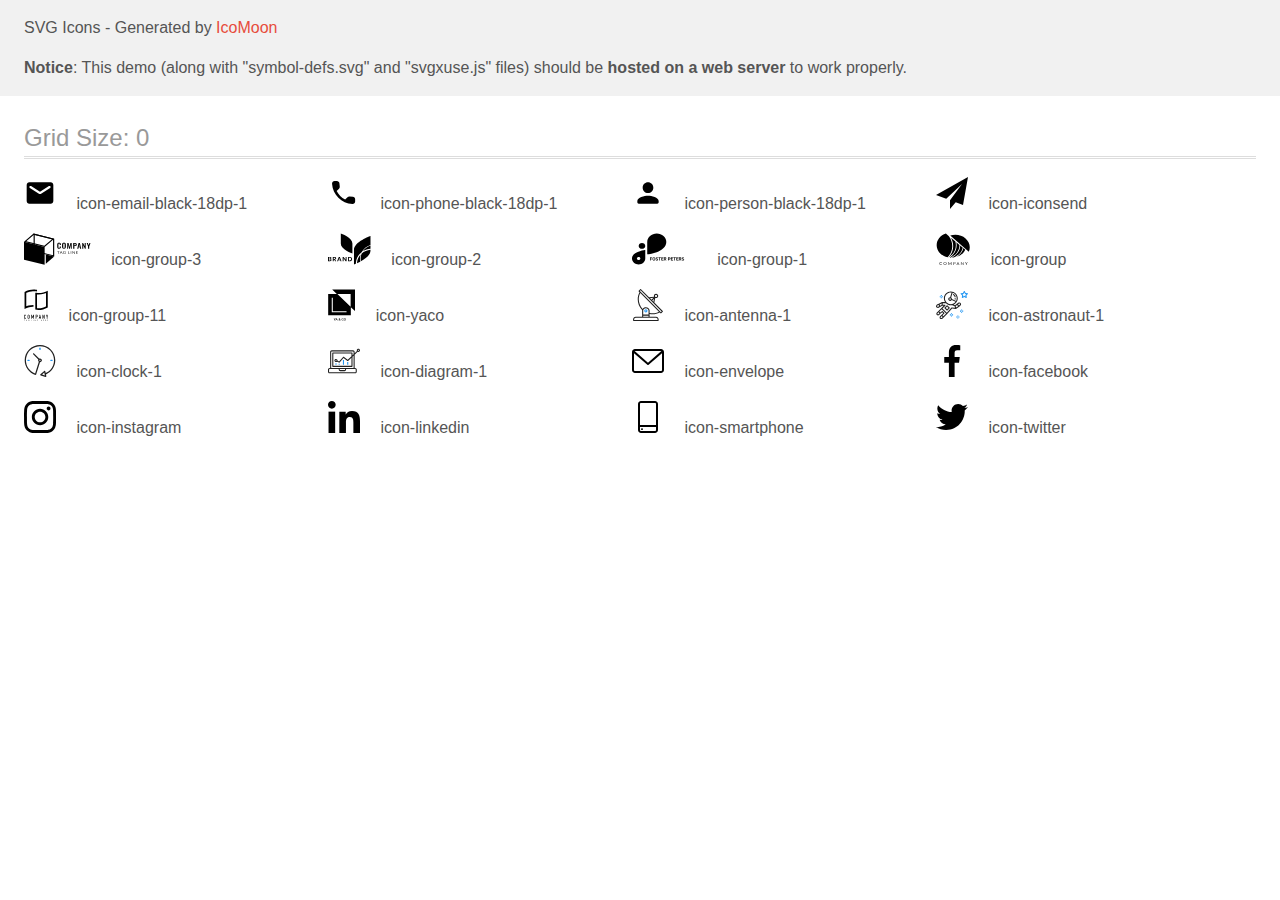
<file: images/icons/icomoon (4)/demo-external-svg.html>
<!doctype html>
<html>
<head>
    <title>IcoMoon - SVG Icons</title>
    <meta charset="utf-8">
    <meta name="viewport" content="width=device-width, initial-scale=1">
    <link rel="stylesheet" href="demo-files/demo.css">
    <link rel="stylesheet" href="style.css">
</head>
<body>
<header class="bgc1 clearfix">
<div class="mhl">
    <p>SVG Icons - Generated by <a href="https://icomoon.io/app">IcoMoon</a></p><p><strong>Notice</strong>: This demo (along with "symbol-defs.svg" and "svgxuse.js" files) should be <b>hosted on a web server</b> to work properly.</p>
</div>
</header>
    <div class="clearfix mhl ptl">
        <h1 class="mvm mtn fgc1">Grid Size: 0</h1>
        <div class="glyph fs1">
            <div class="clearfix pbs">
                <svg class="icon icon-email-black-18dp-1"><use xlink:href="symbol-defs.svg#icon-email-black-18dp-1"></use></svg><span class="name"> icon-email-black-18dp-1</span>
            </div>
        </div>
        <div class="glyph fs1">
            <div class="clearfix pbs">
                <svg class="icon icon-phone-black-18dp-1"><use xlink:href="symbol-defs.svg#icon-phone-black-18dp-1"></use></svg><span class="name"> icon-phone-black-18dp-1</span>
            </div>
        </div>
        <div class="glyph fs1">
            <div class="clearfix pbs">
                <svg class="icon icon-person-black-18dp-1"><use xlink:href="symbol-defs.svg#icon-person-black-18dp-1"></use></svg><span class="name"> icon-person-black-18dp-1</span>
            </div>
        </div>
        <div class="glyph fs1">
            <div class="clearfix pbs">
                <svg class="icon icon-iconsend"><use xlink:href="symbol-defs.svg#icon-iconsend"></use></svg><span class="name"> icon-iconsend</span>
            </div>
        </div>
        <div class="glyph fs1">
            <div class="clearfix pbs">
                <svg class="icon icon-group-3"><use xlink:href="symbol-defs.svg#icon-group-3"></use></svg><span class="name"> icon-group-3</span>
            </div>
        </div>
        <div class="glyph fs1">
            <div class="clearfix pbs">
                <svg class="icon icon-group-2"><use xlink:href="symbol-defs.svg#icon-group-2"></use></svg><span class="name"> icon-group-2</span>
            </div>
        </div>
        <div class="glyph fs1">
            <div class="clearfix pbs">
                <svg class="icon icon-group-1"><use xlink:href="symbol-defs.svg#icon-group-1"></use></svg><span class="name"> icon-group-1</span>
            </div>
        </div>
        <div class="glyph fs1">
            <div class="clearfix pbs">
                <svg class="icon icon-group"><use xlink:href="symbol-defs.svg#icon-group"></use></svg><span class="name"> icon-group</span>
            </div>
        </div>
        <div class="glyph fs1">
            <div class="clearfix pbs">
                <svg class="icon icon-group-11"><use xlink:href="symbol-defs.svg#icon-group-11"></use></svg><span class="name"> icon-group-11</span>
            </div>
        </div>
        <div class="glyph fs1">
            <div class="clearfix pbs">
                <svg class="icon icon-yaco"><use xlink:href="symbol-defs.svg#icon-yaco"></use></svg><span class="name"> icon-yaco</span>
            </div>
        </div>
        <div class="glyph fs1">
            <div class="clearfix pbs">
                <svg class="icon icon-antenna-1"><use xlink:href="symbol-defs.svg#icon-antenna-1"></use></svg><span class="name"> icon-antenna-1</span>
            </div>
        </div>
        <div class="glyph fs1">
            <div class="clearfix pbs">
                <svg class="icon icon-astronaut-1"><use xlink:href="symbol-defs.svg#icon-astronaut-1"></use></svg><span class="name"> icon-astronaut-1</span>
            </div>
        </div>
        <div class="glyph fs1">
            <div class="clearfix pbs">
                <svg class="icon icon-clock-1"><use xlink:href="symbol-defs.svg#icon-clock-1"></use></svg><span class="name"> icon-clock-1</span>
            </div>
        </div>
        <div class="glyph fs1">
            <div class="clearfix pbs">
                <svg class="icon icon-diagram-1"><use xlink:href="symbol-defs.svg#icon-diagram-1"></use></svg><span class="name"> icon-diagram-1</span>
            </div>
        </div>
        <div class="glyph fs1">
            <div class="clearfix pbs">
                <svg class="icon icon-envelope"><use xlink:href="symbol-defs.svg#icon-envelope"></use></svg><span class="name"> icon-envelope</span>
            </div>
        </div>
        <div class="glyph fs1">
            <div class="clearfix pbs">
                <svg class="icon icon-facebook"><use xlink:href="symbol-defs.svg#icon-facebook"></use></svg><span class="name"> icon-facebook</span>
            </div>
        </div>
        <div class="glyph fs1">
            <div class="clearfix pbs">
                <svg class="icon icon-instagram"><use xlink:href="symbol-defs.svg#icon-instagram"></use></svg><span class="name"> icon-instagram</span>
            </div>
        </div>
        <div class="glyph fs1">
            <div class="clearfix pbs">
                <svg class="icon icon-linkedin"><use xlink:href="symbol-defs.svg#icon-linkedin"></use></svg><span class="name"> icon-linkedin</span>
            </div>
        </div>
        <div class="glyph fs1">
            <div class="clearfix pbs">
                <svg class="icon icon-smartphone"><use xlink:href="symbol-defs.svg#icon-smartphone"></use></svg><span class="name"> icon-smartphone</span>
            </div>
        </div>
        <div class="glyph fs1">
            <div class="clearfix pbs">
                <svg class="icon icon-twitter"><use xlink:href="symbol-defs.svg#icon-twitter"></use></svg><span class="name"> icon-twitter</span>
            </div>
        </div>
  </div>
<script defer src="svgxuse.js"></script>
</body>
</html>
</file>
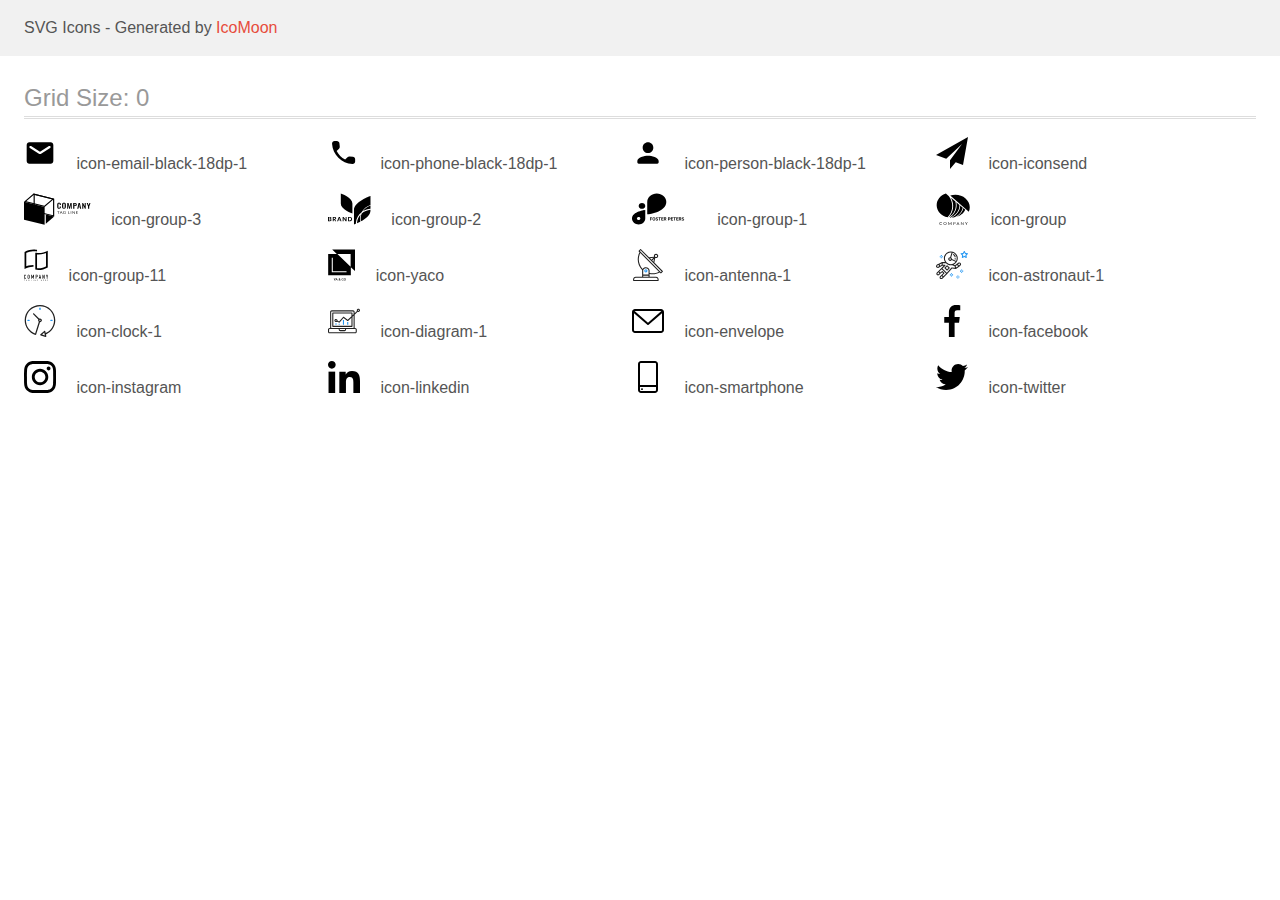
<file: images/icons/icomoon (4)/demo.html>
<!doctype html>
<html>
<head>
    <title>IcoMoon - SVG Icons</title>
    <meta charset="utf-8">
    <meta name="viewport" content="width=device-width, initial-scale=1">
    <link rel="stylesheet" href="demo-files/demo.css">
    <link rel="stylesheet" href="style.css">
</head>
<body>
<svg aria-hidden="true" style="position: absolute; width: 0; height: 0; overflow: hidden;" version="1.1" xmlns="http://www.w3.org/2000/svg" xmlns:xlink="http://www.w3.org/1999/xlink">
<defs>
<symbol id="icon-email-black-18dp-1" viewBox="0 0 32 32">
<path d="M26.667 5.333h-21.333c-1.467 0-2.653 1.2-2.653 2.667l-0.013 16c0 1.467 1.2 2.667 2.667 2.667h21.333c1.467 0 2.667-1.2 2.667-2.667v-16c0-1.467-1.2-2.667-2.667-2.667zM26.133 11l-9.427 5.893c-0.427 0.267-0.987 0.267-1.413 0l-9.427-5.893c-0.333-0.213-0.533-0.573-0.533-0.96 0-0.893 0.973-1.427 1.733-0.96l8.933 5.587 8.933-5.587c0.76-0.467 1.733 0.067 1.733 0.96 0 0.387-0.2 0.747-0.533 0.96z"></path>
</symbol>
<symbol id="icon-phone-black-18dp-1" viewBox="0 0 32 32">
<path d="M24.882 19.773l-3.268-0.373c-0.785-0.090-1.557 0.18-2.11 0.733l-2.367 2.367c-3.641-1.853-6.626-4.825-8.478-8.478l2.38-2.38c0.553-0.553 0.823-1.325 0.733-2.11l-0.373-3.242c-0.154-1.299-1.248-2.277-2.56-2.277h-2.226c-1.454 0-2.663 1.209-2.573 2.663 0.682 10.987 9.469 19.761 20.443 20.443 1.454 0.090 2.663-1.119 2.663-2.573v-2.226c0.013-1.3-0.965-2.393-2.264-2.547v0z"></path>
</symbol>
<symbol id="icon-person-black-18dp-1" viewBox="0 0 32 32">
<path d="M16 16c2.947 0 5.333-2.387 5.333-5.333s-2.387-5.333-5.333-5.333c-2.947 0-5.333 2.387-5.333 5.333s2.387 5.333 5.333 5.333zM16 18.667c-3.56 0-10.667 1.787-10.667 5.333v1.333c0 0.733 0.6 1.333 1.333 1.333h18.667c0.733 0 1.333-0.6 1.333-1.333v-1.333c0-3.547-7.107-5.333-10.667-5.333z"></path>
</symbol>
<symbol id="icon-iconsend" viewBox="0 0 32 32">
<path d="M32 0l-32 18 10.227 3.788 15.773-14.788-11.998 16.186 0.010 0.004-0.012-0.004v8.814l5.735-6.691 7.265 2.691 5-28z"></path>
</symbol>
<symbol id="icon-group-3" viewBox="0 0 67 32">
<path d="M33.724 15.224c-0.315-0.419-0.466-0.915-0.43-1.414v-2.050c0-0.628 0.142-1.106 0.428-1.433s0.775-0.489 1.469-0.488c0.652 0 1.115 0.139 1.389 0.417 0.299 0.355 0.444 0.789 0.411 1.226v0.482h-1.167v-0.488c0.004-0.16-0.007-0.319-0.034-0.478-0.017-0.108-0.076-0.208-0.167-0.284-0.12-0.081-0.271-0.121-0.423-0.111-0.16-0.010-0.318 0.031-0.444 0.117-0.102 0.084-0.169 0.193-0.193 0.313-0.033 0.167-0.049 0.337-0.046 0.507v2.488c-0.018 0.24 0.033 0.48 0.15 0.699 0.058 0.074 0.139 0.132 0.233 0.169s0.198 0.050 0.301 0.039c0.149 0.011 0.298-0.030 0.413-0.113 0.095-0.082 0.156-0.188 0.174-0.302 0.027-0.165 0.039-0.332 0.036-0.498v-0.505h1.167v0.461c0.033 0.456-0.109 0.909-0.403 1.289-0.268 0.305-0.725 0.457-1.396 0.457s-1.179-0.163-1.466-0.501z"></path>
<path d="M38.583 15.245c-0.295-0.319-0.442-0.784-0.442-1.4v-2.157c0-0.609 0.147-1.070 0.442-1.383s0.788-0.469 1.478-0.467c0.686 0 1.177 0.156 1.471 0.467 0.295 0.313 0.444 0.774 0.444 1.383v2.157c0 0.609-0.15 1.076-0.449 1.397s-0.788 0.482-1.466 0.482c-0.679 0-1.181-0.163-1.478-0.48zM40.605 14.727c0.106-0.2 0.154-0.419 0.14-0.638v-2.641c0.014-0.215-0.034-0.43-0.138-0.626-0.059-0.075-0.142-0.135-0.238-0.172s-0.203-0.050-0.308-0.037c-0.105-0.013-0.212 0-0.308 0.037s-0.18 0.096-0.24 0.172c-0.106 0.195-0.154 0.41-0.14 0.626v2.653c-0.015 0.219 0.033 0.439 0.14 0.638 0.068 0.067 0.152 0.121 0.246 0.158s0.196 0.056 0.3 0.056c0.103 0 0.206-0.019 0.3-0.056s0.178-0.091 0.246-0.158v-0.012z"></path>
<path d="M43.38 9.901h1.256l0.945 3.979 0.966-3.979h1.222l0.123 5.743h-0.904l-0.097-3.992-0.932 3.992h-0.725l-0.966-4.006-0.089 4.006h-0.913l0.114-5.743z"></path>
<path d="M49.301 9.901h1.957c1.127 0 1.691 0.544 1.691 1.631 0 1.041-0.593 1.561-1.78 1.56h-0.667v2.553h-1.208l0.007-5.743zM50.973 12.356c0.119 0.013 0.24 0.004 0.355-0.028s0.22-0.084 0.309-0.154c0.139-0.194 0.2-0.422 0.174-0.649 0.006-0.175-0.013-0.35-0.058-0.521-0.017-0.057-0.047-0.111-0.089-0.158s-0.093-0.086-0.153-0.116c-0.168-0.069-0.353-0.101-0.539-0.092h-0.469v1.716h0.469z"></path>
<path d="M54.691 9.901h1.297l1.331 5.743h-1.126l-0.263-1.324h-1.157l-0.271 1.324h-1.143l1.331-5.743zM55.8 13.655l-0.452-2.411-0.452 2.411h0.903z"></path>
<path d="M58.395 9.901h0.846l1.619 3.276v-3.276h1.003v5.743h-0.804l-1.628-3.42v3.42h-1.036l0.002-5.743z"></path>
<path d="M64.209 13.455l-1.346-3.546h1.133l0.821 2.277 0.771-2.277h1.109l-1.329 3.546v2.19h-1.16v-2.19z"></path>
<path d="M35.589 18.156v0.3h-0.986v2.334h-0.413v-2.334h-0.99v-0.3h2.389z"></path>
<path d="M38.679 20.79h-0.319c-0.032 0.002-0.064-0.007-0.089-0.025-0.024-0.015-0.043-0.036-0.053-0.060l-0.285-0.626h-1.367l-0.285 0.626c-0.008 0.026-0.023 0.050-0.044 0.071-0.025 0.017-0.057 0.026-0.089 0.025h-0.319l1.208-2.634h0.42l1.222 2.624zM36.679 19.812h1.14l-0.483-1.072c-0.036-0.081-0.066-0.164-0.089-0.248-0.017 0.050-0.031 0.098-0.046 0.14l-0.044 0.11-0.478 1.070z"></path>
<path d="M40.762 20.532c0.076 0.003 0.151 0.003 0.227 0 0.065-0.006 0.13-0.016 0.193-0.031 0.059-0.013 0.117-0.029 0.174-0.048 0.053-0.019 0.106-0.042 0.162-0.065v-0.592h-0.483c-0.012 0.001-0.024-0.001-0.035-0.005s-0.021-0.009-0.030-0.016c-0.008-0.006-0.014-0.013-0.018-0.022s-0.006-0.017-0.006-0.026v-0.202h0.937v1.010c-0.077 0.047-0.157 0.089-0.242 0.125-0.086 0.037-0.176 0.067-0.268 0.090-0.099 0.025-0.2 0.043-0.302 0.054-0.117 0.011-0.235 0.017-0.353 0.017-0.208 0.002-0.415-0.032-0.609-0.098-0.181-0.063-0.345-0.156-0.483-0.275-0.134-0.12-0.24-0.262-0.312-0.417-0.076-0.175-0.114-0.36-0.111-0.547-0.003-0.188 0.034-0.374 0.109-0.551 0.069-0.156 0.176-0.298 0.312-0.417 0.138-0.119 0.302-0.212 0.483-0.273 0.207-0.067 0.426-0.1 0.647-0.098 0.112-0 0.225 0.008 0.336 0.023 0.098 0.014 0.195 0.036 0.288 0.067 0.084 0.027 0.165 0.062 0.242 0.104 0.074 0.041 0.144 0.087 0.21 0.138l-0.116 0.163c-0.009 0.015-0.023 0.027-0.039 0.036s-0.036 0.014-0.055 0.014c-0.027-0.001-0.053-0.008-0.075-0.021-0.036-0.017-0.075-0.038-0.118-0.063-0.051-0.028-0.106-0.052-0.162-0.071-0.072-0.025-0.146-0.044-0.222-0.058-0.101-0.016-0.204-0.024-0.307-0.023-0.159-0.002-0.318 0.023-0.466 0.073-0.134 0.047-0.256 0.118-0.355 0.209-0.1 0.095-0.177 0.206-0.225 0.328-0.108 0.285-0.108 0.593 0 0.878 0.053 0.124 0.135 0.237 0.242 0.332 0.099 0.090 0.219 0.162 0.353 0.209 0.154 0.046 0.316 0.063 0.478 0.052z"></path>
<path d="M44.612 20.49h1.319v0.3h-1.722v-2.634h0.413l-0.010 2.334z"></path>
<path d="M47.304 20.79h-0.413v-2.634h0.413v2.634z"></path>
<path d="M48.84 18.168c0.025 0.012 0.046 0.028 0.063 0.048l1.766 1.986c-0.002-0.031-0.002-0.063 0-0.094 0-0.029 0-0.058 0-0.085v-1.877h0.36v2.645h-0.208c-0.031 0.002-0.062-0.003-0.089-0.015-0.025-0.013-0.047-0.030-0.065-0.050l-1.764-1.984c0 0.031 0 0.061 0 0.090s0 0.056 0 0.081v1.877h-0.345v-2.634h0.215c0.023 0 0.046 0.004 0.068 0.012z"></path>
<path d="M54.070 18.156v0.29h-1.464v0.87h1.186v0.279h-1.186v0.899h1.464v0.29h-1.889v-2.628h1.889z"></path>
<path d="M10.782 1.888l18.343 4.497v15.757l-18.343-4.494v-15.759zM9.605 0.545v17.867l20.694 5.074v-17.865l-20.694-5.076z"></path>
<path d="M20.696 31.781l-20.696-5.079v-17.866l20.696 5.076v17.868z"></path>
<path d="M9.948 1.686l18.104 4.44-7.699 6.649-18.106-4.442 7.702-6.647zM9.605 0.545l-9.605 8.292 20.696 5.076 9.603-8.292-20.694-5.076z"></path>
<path d="M21.861 30.776l8.438-7.287-8.438-2.071v9.358z"></path>
</symbol>
<symbol id="icon-group-2" viewBox="0 0 43 32">
<path d="M3.239 26.373c0.166 0.188 0.254 0.424 0.25 0.665 0.008 0.158-0.022 0.315-0.089 0.46s-0.169 0.275-0.298 0.38c-0.322 0.223-0.722 0.332-1.125 0.307h-1.977v-4.215h1.937c0.382-0.023 0.761 0.076 1.073 0.28 0.125 0.096 0.224 0.217 0.289 0.354s0.095 0.286 0.086 0.435c0.011 0.233-0.068 0.461-0.225 0.645-0.15 0.168-0.358 0.284-0.589 0.329 0.262 0.044 0.499 0.172 0.668 0.36zM0.92 25.737h0.828c0.188 0.013 0.375-0.037 0.526-0.14 0.062-0.052 0.111-0.116 0.141-0.187s0.043-0.148 0.036-0.225c0.006-0.076-0.007-0.153-0.037-0.224s-0.078-0.135-0.138-0.188c-0.156-0.106-0.349-0.156-0.542-0.142h-0.814v1.106zM2.355 27.353c0.066-0.053 0.119-0.119 0.153-0.193s0.049-0.155 0.043-0.235c0.005-0.081-0.010-0.163-0.045-0.238s-0.088-0.142-0.155-0.195c-0.162-0.11-0.361-0.164-0.562-0.152h-0.868v1.159h0.879c0.198 0.011 0.394-0.041 0.556-0.146z"></path>
<path d="M7.197 28.185l-1.077-1.647h-0.405v1.647h-0.927v-4.215h1.754c0.442-0.028 0.879 0.1 1.221 0.358 0.245 0.229 0.393 0.53 0.417 0.85s-0.078 0.637-0.287 0.894c-0.216 0.227-0.512 0.378-0.837 0.428l1.147 1.684h-1.008zM5.715 25.963h0.758c0.526 0 0.789-0.213 0.789-0.638 0.005-0.087-0.009-0.174-0.042-0.255s-0.085-0.156-0.151-0.218c-0.166-0.127-0.38-0.188-0.596-0.171h-0.767l0.009 1.283z"></path>
<path d="M12.262 27.337h-1.847l-0.326 0.848h-0.972l1.696-4.168h1.050l1.689 4.168h-0.972l-0.319-0.848zM12.015 26.698l-0.675-1.779-0.675 1.779h1.349z"></path>
<path d="M18.602 28.185h-0.92l-2.062-2.867v2.867h-0.918v-4.215h0.918l2.062 2.883v-2.883h0.92v4.215z"></path>
<path d="M23.852 27.176c-0.19 0.318-0.48 0.577-0.832 0.743-0.4 0.185-0.845 0.276-1.293 0.266h-1.637v-4.215h1.637c0.448-0.011 0.891 0.078 1.293 0.259 0.352 0.163 0.642 0.419 0.832 0.735 0.189 0.343 0.288 0.722 0.288 1.106s-0.099 0.763-0.288 1.106zM22.799 27.075c0.263-0.28 0.407-0.637 0.407-1.006s-0.144-0.726-0.407-1.006c-0.317-0.254-0.731-0.382-1.152-0.358h-0.639v2.729h0.639c0.42 0.024 0.834-0.105 1.152-0.358z"></path>
<path d="M12.838 0.522c0 0 11.873 4.104 11.621 10.043v10.045c0 0-11.864-4.106-11.617-10.045l-0.005-10.043z"></path>
<path d="M35.037 18.259c2.242-1.413 4.836-2.288 7.544-2.545v-3.145c-3.12 1.101-5.766 3.097-7.544 5.69z"></path>
<path d="M33.69 19.206c1.835-3.384 5.017-5.995 8.891-7.296v-9.061c0 0-16.909 5.846-16.551 14.304v14.302c0 0 0.753-0.262 1.939-0.752 0-0.457 0-0.918 0.054-1.382 0.35-3.926 2.389-7.565 5.668-10.115z"></path>
<path d="M32.081 24.52c0.089-0.992 0.287-1.973 0.592-2.928-2.042 2.203-3.278 4.936-3.536 7.815-0.025 0.272-0.038 0.544-0.045 0.824 0.96-0.422 2.078-0.949 3.252-1.569-0.3-1.362-0.388-2.756-0.263-4.141z"></path>
<path d="M32.754 24.571c-0.113 1.253-0.042 2.514 0.209 3.75 4.62-2.531 9.811-6.442 9.611-11.168v-0.412c-3.301 0.338-6.389 1.659-8.79 3.76-0.562 1.302-0.909 2.674-1.030 4.069z"></path>
</symbol>
<symbol id="icon-group-1" viewBox="0 0 65 32">
<path d="M10.016 9.983h-0.002c-1.827 0-3.308 1.316-3.308 2.94v0.002c0 1.624 1.481 2.94 3.308 2.94h0.002c1.827 0 3.308-1.316 3.308-2.94v-0.002c0-1.624-1.481-2.94-3.308-2.94z"></path>
<path d="M34.434 9.043c-0.005-2.255-1.015-4.417-2.81-6.012s-4.226-2.493-6.764-2.498v0c-2.538 0.004-4.972 0.902-6.767 2.497s-2.806 3.757-2.811 6.013v12.436c0 0 19.149-1.895 19.151-12.434v-0.002z"></path>
<path d="M0 25.562c0.005 1.569 0.708 3.073 1.956 4.183s2.94 1.735 4.706 1.74c1.765-0.005 3.457-0.63 4.705-1.739s1.952-2.613 1.957-4.182v-8.654c0 0-13.325 1.32-13.325 8.652zM6.662 27.112c-0.345 0-0.682-0.091-0.969-0.261s-0.511-0.413-0.643-0.696c-0.132-0.283-0.167-0.595-0.099-0.896s0.233-0.577 0.477-0.794 0.555-0.364 0.893-0.424c0.338-0.060 0.689-0.029 1.008 0.088s0.591 0.316 0.783 0.571c0.192 0.255 0.294 0.555 0.294 0.861 0.001 0.204-0.044 0.406-0.131 0.595s-0.216 0.36-0.378 0.505c-0.162 0.145-0.355 0.259-0.567 0.338s-0.439 0.119-0.669 0.119v-0.006z"></path>
<path d="M20.128 26.258h-1.286v1.328h-0.67v-3.25h2.116v0.542h-1.446v0.839h1.286v0.54zM23.346 26.035c0 0.32-0.057 0.6-0.17 0.842s-0.275 0.427-0.487 0.558c-0.21 0.131-0.451 0.196-0.723 0.196-0.269 0-0.51-0.065-0.721-0.194s-0.375-0.314-0.491-0.554c-0.116-0.241-0.175-0.518-0.176-0.83v-0.161c0-0.32 0.057-0.601 0.172-0.844 0.116-0.244 0.279-0.431 0.489-0.56 0.211-0.131 0.452-0.196 0.723-0.196s0.511 0.065 0.721 0.196c0.211 0.129 0.374 0.316 0.489 0.56 0.116 0.242 0.174 0.523 0.174 0.841v0.145zM22.668 25.888c0-0.341-0.061-0.6-0.183-0.777s-0.296-0.266-0.522-0.266c-0.225 0-0.398 0.088-0.52 0.263-0.122 0.174-0.184 0.43-0.185 0.768v0.158c0 0.332 0.061 0.589 0.183 0.772s0.298 0.275 0.527 0.275c0.225 0 0.397-0.088 0.518-0.263 0.121-0.177 0.182-0.434 0.183-0.772v-0.158zM25.518 26.734c0-0.126-0.045-0.223-0.134-0.29-0.089-0.068-0.25-0.14-0.482-0.214-0.232-0.076-0.416-0.15-0.551-0.223-0.369-0.199-0.554-0.468-0.554-0.806 0-0.176 0.049-0.332 0.147-0.469 0.1-0.138 0.242-0.246 0.426-0.324 0.186-0.077 0.394-0.116 0.625-0.116 0.232 0 0.439 0.042 0.621 0.127 0.181 0.083 0.322 0.202 0.422 0.355 0.101 0.153 0.152 0.327 0.152 0.522h-0.67c0-0.149-0.047-0.264-0.141-0.346-0.094-0.083-0.225-0.125-0.395-0.125-0.164 0-0.291 0.035-0.382 0.105-0.091 0.068-0.136 0.159-0.136 0.272 0 0.106 0.053 0.194 0.158 0.266 0.107 0.071 0.264 0.138 0.471 0.201 0.381 0.115 0.659 0.257 0.833 0.426s0.261 0.381 0.261 0.634c0 0.281-0.106 0.502-0.319 0.663-0.213 0.159-0.499 0.239-0.859 0.239-0.25 0-0.478-0.045-0.683-0.136-0.205-0.092-0.362-0.218-0.471-0.377-0.107-0.159-0.161-0.344-0.161-0.554h0.672c0 0.359 0.214 0.538 0.643 0.538 0.159 0 0.284-0.032 0.373-0.096 0.089-0.065 0.134-0.156 0.134-0.272zM29.092 24.879h-0.996v2.708h-0.67v-2.708h-0.982v-0.542h2.647v0.542zM31.431 26.178h-1.286v0.871h1.509v0.538h-2.179v-3.25h2.174v0.542h-1.504v0.775h1.286v0.525zM33.251 26.396h-0.533v1.19h-0.67v-3.25h1.208c0.384 0 0.68 0.086 0.888 0.257s0.312 0.413 0.312 0.725c0 0.222-0.048 0.407-0.145 0.556-0.095 0.147-0.24 0.265-0.435 0.353l0.703 1.328v0.031h-0.719l-0.609-1.19zM32.717 25.854h0.54c0.168 0 0.298-0.042 0.391-0.127 0.092-0.086 0.138-0.205 0.138-0.355 0-0.153-0.044-0.274-0.132-0.362-0.086-0.088-0.219-0.132-0.4-0.132h-0.538v0.975zM36.775 26.441v1.145h-0.67v-3.25h1.268c0.244 0 0.458 0.045 0.643 0.134 0.186 0.089 0.329 0.216 0.429 0.382 0.1 0.164 0.15 0.35 0.15 0.56 0 0.318-0.109 0.57-0.328 0.754-0.217 0.183-0.519 0.275-0.904 0.275h-0.587zM36.775 25.899h0.598c0.177 0 0.312-0.042 0.404-0.125 0.094-0.083 0.141-0.202 0.141-0.357 0-0.159-0.047-0.288-0.141-0.386s-0.223-0.149-0.388-0.152h-0.614v1.020zM41.012 26.178h-1.286v0.871h1.509v0.538h-2.179v-3.25h2.174v0.542h-1.504v0.775h1.286v0.525zM44.119 24.879h-0.995v2.708h-0.67v-2.708h-0.982v-0.542h2.647v0.542zM46.458 26.178h-1.286v0.871h1.509v0.538h-2.178v-3.25h2.174v0.542h-1.504v0.775h1.286v0.525zM48.277 26.396h-0.533v1.19h-0.67v-3.25h1.208c0.384 0 0.68 0.086 0.888 0.257s0.313 0.413 0.313 0.725c0 0.222-0.048 0.407-0.145 0.556-0.095 0.147-0.24 0.265-0.435 0.353l0.703 1.328v0.031h-0.719l-0.609-1.19zM47.744 25.854h0.54c0.168 0 0.298-0.042 0.391-0.127 0.092-0.086 0.138-0.205 0.138-0.355 0-0.153-0.044-0.274-0.132-0.362-0.086-0.088-0.219-0.132-0.4-0.132h-0.538v0.975zM51.679 26.734c0-0.126-0.045-0.223-0.134-0.29-0.089-0.068-0.25-0.14-0.482-0.214-0.232-0.076-0.416-0.15-0.551-0.223-0.369-0.199-0.554-0.468-0.554-0.806 0-0.176 0.049-0.332 0.147-0.469 0.1-0.138 0.242-0.246 0.426-0.324 0.186-0.077 0.394-0.116 0.625-0.116 0.232 0 0.439 0.042 0.621 0.127 0.182 0.083 0.322 0.202 0.422 0.355 0.101 0.153 0.152 0.327 0.152 0.522h-0.67c0-0.149-0.047-0.264-0.141-0.346-0.094-0.083-0.225-0.125-0.395-0.125-0.164 0-0.291 0.035-0.382 0.105-0.091 0.068-0.136 0.159-0.136 0.272 0 0.106 0.053 0.194 0.158 0.266 0.107 0.071 0.264 0.138 0.471 0.201 0.381 0.115 0.658 0.257 0.833 0.426s0.261 0.381 0.261 0.634c0 0.281-0.106 0.502-0.319 0.663-0.213 0.159-0.499 0.239-0.859 0.239-0.25 0-0.478-0.045-0.683-0.136-0.205-0.092-0.362-0.218-0.471-0.377-0.107-0.159-0.161-0.344-0.161-0.554h0.672c0 0.359 0.214 0.538 0.643 0.538 0.159 0 0.283-0.032 0.373-0.096 0.089-0.065 0.134-0.156 0.134-0.272z"></path>
</symbol>
<symbol id="icon-group" viewBox="0 0 34 32">
<path d="M5.643 31.315c0.012 0 0.024 0.003 0.035 0.007s0.021 0.011 0.029 0.018l0.166 0.159c-0.129 0.129-0.288 0.231-0.467 0.302-0.21 0.076-0.435 0.113-0.663 0.108-0.214 0.004-0.426-0.031-0.623-0.101-0.178-0.065-0.338-0.162-0.469-0.285-0.134-0.128-0.237-0.278-0.303-0.44-0.073-0.182-0.108-0.373-0.106-0.565-0.003-0.193 0.036-0.386 0.114-0.567 0.073-0.164 0.182-0.314 0.322-0.44 0.142-0.124 0.312-0.222 0.499-0.287 0.205-0.069 0.422-0.103 0.642-0.101 0.204-0.004 0.407 0.027 0.596 0.092 0.165 0.062 0.316 0.148 0.447 0.255l-0.139 0.17c-0.010 0.012-0.022 0.022-0.035 0.031-0.016 0.010-0.036 0.014-0.056 0.013-0.022-0.001-0.042-0.008-0.060-0.018l-0.075-0.045-0.104-0.058c-0.045-0.021-0.091-0.040-0.139-0.056-0.062-0.019-0.125-0.034-0.189-0.045-0.082-0.013-0.164-0.019-0.247-0.018-0.158-0.002-0.315 0.024-0.461 0.076-0.136 0.048-0.26 0.121-0.361 0.213-0.104 0.098-0.183 0.214-0.235 0.339-0.058 0.144-0.087 0.295-0.085 0.448-0.002 0.155 0.026 0.309 0.085 0.455 0.051 0.125 0.129 0.239 0.231 0.338 0.095 0.092 0.213 0.163 0.345 0.209 0.136 0.049 0.281 0.073 0.428 0.072 0.085 0.001 0.17-0.004 0.253-0.014 0.137-0.015 0.268-0.056 0.384-0.121 0.058-0.033 0.113-0.071 0.164-0.112 0.021-0.018 0.049-0.028 0.079-0.029z"></path>
<path d="M10.441 30.517c0.003 0.192-0.035 0.382-0.112 0.561-0.068 0.163-0.174 0.311-0.313 0.436s-0.306 0.222-0.491 0.286c-0.407 0.135-0.856 0.135-1.263 0-0.184-0.065-0.35-0.163-0.488-0.287-0.138-0.127-0.246-0.276-0.316-0.44-0.15-0.364-0.15-0.761 0-1.125 0.071-0.164 0.178-0.314 0.316-0.442 0.139-0.12 0.305-0.214 0.488-0.276 0.406-0.137 0.857-0.137 1.263 0 0.185 0.065 0.351 0.163 0.49 0.287 0.137 0.125 0.243 0.273 0.314 0.435 0.077 0.181 0.115 0.372 0.112 0.565zM10.005 30.517c0.003-0.153-0.023-0.306-0.079-0.451-0.047-0.125-0.122-0.239-0.222-0.338-0.097-0.093-0.217-0.166-0.351-0.213-0.295-0.099-0.623-0.099-0.918 0-0.134 0.047-0.254 0.12-0.351 0.213-0.101 0.097-0.178 0.212-0.224 0.338-0.106 0.294-0.106 0.609 0 0.903 0.047 0.125 0.123 0.24 0.224 0.338 0.098 0.092 0.217 0.164 0.351 0.211 0.296 0.096 0.622 0.096 0.918 0 0.134-0.047 0.254-0.119 0.351-0.211 0.1-0.098 0.175-0.213 0.222-0.338 0.056-0.145 0.082-0.298 0.079-0.451z"></path>
<path d="M13.715 30.99l0.044 0.101c0.017-0.036 0.031-0.069 0.048-0.101 0.016-0.034 0.034-0.067 0.054-0.099l1.062-1.677c0.021-0.029 0.039-0.047 0.060-0.052 0.028-0.007 0.058-0.011 0.087-0.009h0.314v2.727h-0.372v-2.005c0-0.025 0-0.054 0-0.085-0.002-0.031-0.002-0.063 0-0.094l-1.068 1.7c-0.014 0.025-0.035 0.047-0.062 0.062s-0.059 0.023-0.091 0.023h-0.060c-0.032 0-0.064-0.007-0.091-0.022s-0.049-0.037-0.062-0.062l-1.099-1.711c0 0.032 0 0.065 0 0.097s0 0.061 0 0.087v2.005h-0.359v-2.722h0.314c0.029-0.002 0.059 0.002 0.087 0.009 0.026 0.011 0.046 0.030 0.058 0.052l1.084 1.678c0.021 0.031 0.039 0.064 0.054 0.097z"></path>
<path d="M17.71 30.855v1.021h-0.415v-2.723h0.926c0.175-0.003 0.349 0.017 0.517 0.059 0.134 0.033 0.259 0.091 0.366 0.17 0.092 0.074 0.163 0.165 0.208 0.267 0.049 0.111 0.073 0.229 0.071 0.348 0.002 0.119-0.024 0.238-0.077 0.348-0.050 0.104-0.127 0.198-0.224 0.273-0.107 0.082-0.232 0.143-0.368 0.18-0.162 0.045-0.331 0.066-0.501 0.063l-0.503-0.007zM17.71 30.562h0.503c0.109 0.001 0.218-0.013 0.322-0.041 0.086-0.025 0.165-0.065 0.233-0.117 0.062-0.050 0.111-0.112 0.141-0.18 0.034-0.073 0.051-0.151 0.050-0.229 0.005-0.076-0.009-0.151-0.042-0.222s-0.082-0.134-0.145-0.186c-0.159-0.108-0.358-0.16-0.559-0.146h-0.503v1.122z"></path>
<path d="M23.294 31.88h-0.328c-0.033 0.001-0.065-0.008-0.091-0.025-0.024-0.017-0.042-0.039-0.054-0.063l-0.282-0.659h-1.419l-0.293 0.659c-0.011 0.024-0.029 0.045-0.052 0.061-0.026 0.018-0.060 0.028-0.093 0.027h-0.328l1.246-2.727h0.432l1.263 2.727zM21.237 30.867h1.172l-0.494-1.11c-0.038-0.084-0.069-0.169-0.093-0.256l-0.048 0.143c-0.015 0.043-0.031 0.083-0.046 0.116l-0.49 1.108z"></path>
<path d="M25.089 29.165c0.025 0.012 0.046 0.029 0.062 0.049l1.818 2.056c0-0.032 0-0.065 0-0.096s0-0.061 0-0.090v-1.931h0.372v2.727h-0.208c-0.029 0.001-0.059-0.005-0.085-0.016-0.026-0.013-0.048-0.030-0.066-0.050l-1.816-2.054c0.002 0.031 0.002 0.063 0 0.094 0 0.031 0 0.058 0 0.083v1.944h-0.372v-2.727h0.22c0.026-0.001 0.051 0.004 0.075 0.013z"></path>
<path d="M30.402 30.795v1.083h-0.415v-1.083l-1.149-1.642h0.372c0.032-0.002 0.064 0.007 0.089 0.023 0.023 0.018 0.042 0.038 0.056 0.061l0.719 1.059c0.029 0.045 0.054 0.087 0.075 0.126s0.037 0.078 0.052 0.116l0.054-0.117c0.020-0.043 0.044-0.084 0.071-0.125l0.708-1.067c0.015-0.021 0.033-0.041 0.054-0.058 0.025-0.019 0.057-0.028 0.089-0.027h0.376l-1.151 1.65z"></path>
<path d="M13.51 24.576c0.181 0.020 0.364 0.036 0.548 0.051 2.803-1.089 5.174-2.873 6.817-5.126s2.485-4.878 2.421-7.546l-3.089-2.684c0.628 2.84 0.334 5.776-0.849 8.479s-3.208 5.067-5.849 6.827z"></path>
<path d="M12.407 24.451l0.083 0.014c2.822-1.754 4.974-4.203 6.176-7.030s1.402-5.904 0.571-8.83l-4.4-3.823c1.78 3.142 2.496 6.659 2.066 10.141s-1.989 6.786-4.496 9.528z"></path>
<path d="M27.328 15.106c-0.747 2.931-2.563 5.574-5.177 7.537-0.763 0.576-1.587 1.090-2.459 1.534 2.128-0.544 4.085-1.504 5.718-2.809s2.9-2.917 3.703-4.714l-1.784-1.549z"></path>
<path d="M26.628 14.674l-2.541-2.207c-0.049 2.517-0.872 4.976-2.385 7.123s-3.66 3.902-6.217 5.084h0.012c0.57-0 1.139-0.030 1.706-0.088 2.39-0.848 4.502-2.196 6.147-3.926s2.771-3.785 3.278-5.985z"></path>
<path d="M12.774 3.17l-3.031-2.637c-2.709 0.91-5.040 2.509-6.686 4.588s-2.531 4.542-2.54 7.066v0c0.010 2.789 1.090 5.495 3.070 7.69s4.745 3.754 7.859 4.43c2.78-2.942 4.407-6.579 4.646-10.38s-0.924-7.569-3.319-10.757z"></path>
<path d="M33.63 14.268c-0.011-3.309-1.529-6.479-4.221-8.818s-6.342-3.658-10.15-3.668c-1.76-0.002-3.504 0.281-5.146 0.832l18.557 16.123c0.635-1.425 0.961-2.94 0.96-4.469z"></path>
</symbol>
<symbol id="icon-group-11" viewBox="0 0 24 32">
<path d="M10.333 2.202h-0.082c-0.127-0.008-0.254-0.011-0.38-0.014v0h-0.275c-0.24 0-0.484 0.006-0.727 0.018-0.018-0.001-0.037-0.001-0.055 0-2.2 0.125-4.356 0.675-6.349 1.62l-0.261 0.126v13.368l0.611-0.207c0.536-0.184 1.107-0.35 1.698-0.504 1.598-0.41 3.239-0.628 4.888-0.649v1.756c-0.218 0.002-0.431 0.008-0.643 0.018h-0.050c-1.269 0.070-2.528 0.263-3.76 0.577-1.56 0.391-3.065 0.977-4.48 1.746v-17.145c1.469-0.857 3.051-1.5 4.7-1.911 1.447-0.374 2.935-0.566 4.429-0.571h0.258c0.309 0.008 0.609 0.022 0.892 0.043 0.744 0.052 1.483 0.17 2.207 0.352v1.729c-0.703-0.164-1.418-0.272-2.138-0.322-0.015-0.001-0.029-0.002-0.044-0.004-0.149-0.013-0.298-0.025-0.437-0.025zM13.375 3.97c0.383 0.029 0.78 0.043 1.182 0.043 1.571-0.006 3.135-0.206 4.657-0.597 1.559-0.392 3.064-0.979 4.478-1.747v16.84c-1.47 0.856-3.053 1.5-4.701 1.912-1.448 0.372-2.935 0.564-4.429 0.57-1.132 0.009-2.261-0.124-3.36-0.396v-16.949c0.26 0.060 0.527 0.115 0.799 0.161 0.446 0.075 0.916 0.131 1.375 0.164zM21.945 4.1l-0.611 0.206c-0.562 0.189-1.129 0.358-1.698 0.508-1.659 0.426-3.363 0.645-5.075 0.651-0.399 0-0.765-0.011-1.12-0.034l-0.487-0.032v13.752l0.418 0.037c0.388 0.034 0.788 0.051 1.191 0.051 1.349-0.006 2.691-0.18 3.997-0.517 1.075-0.27 2.122-0.646 3.123-1.122l0.261-0.126v-13.373z"></path>
<path d="M1.653 25.917c-0.088-0.091-0.194-0.163-0.311-0.21s-0.243-0.069-0.369-0.065c-0.134-0.002-0.268 0.023-0.393 0.074-0.114 0.046-0.218 0.114-0.305 0.201s-0.153 0.192-0.197 0.307c-0.048 0.121-0.072 0.249-0.070 0.379v2.291c-0.005 0.161 0.025 0.322 0.090 0.47 0.054 0.117 0.132 0.222 0.229 0.307 0.092 0.077 0.199 0.133 0.315 0.163 0.111 0.031 0.226 0.047 0.342 0.048 0.128 0.001 0.254-0.026 0.37-0.080 0.115-0.050 0.218-0.122 0.305-0.212 0.085-0.089 0.153-0.193 0.2-0.307 0.049-0.116 0.074-0.24 0.073-0.365v-0.256h-0.599v0.204c0.002 0.070-0.010 0.139-0.035 0.204-0.020 0.049-0.049 0.093-0.087 0.129-0.037 0.030-0.080 0.052-0.125 0.066-0.040 0.013-0.083 0.021-0.125 0.021-0.053 0.006-0.108-0.002-0.157-0.023s-0.092-0.056-0.124-0.099c-0.056-0.092-0.084-0.199-0.079-0.307v-2.136c-0.004-0.118 0.021-0.236 0.073-0.342 0.031-0.048 0.075-0.087 0.127-0.111s0.11-0.034 0.166-0.027c0.052-0.002 0.103 0.009 0.149 0.031s0.087 0.056 0.118 0.098c0.067 0.088 0.102 0.196 0.099 0.307v0.198h0.593v-0.233c0.001-0.137-0.024-0.273-0.073-0.401-0.044-0.12-0.112-0.23-0.2-0.322z"></path>
<path d="M5.21 25.891c-0.191-0.161-0.432-0.25-0.681-0.252-0.122 0.001-0.243 0.022-0.357 0.064-0.116 0.042-0.224 0.105-0.316 0.187-0.099 0.089-0.178 0.199-0.232 0.321-0.060 0.14-0.090 0.291-0.087 0.444v2.197c-0.004 0.155 0.026 0.308 0.087 0.45 0.054 0.118 0.133 0.223 0.232 0.307 0.092 0.085 0.199 0.151 0.316 0.193 0.115 0.042 0.235 0.064 0.357 0.064s0.243-0.022 0.357-0.064c0.119-0.043 0.229-0.109 0.324-0.193 0.096-0.086 0.172-0.19 0.226-0.307 0.061-0.142 0.091-0.295 0.087-0.45v-2.197c0.003-0.152-0.027-0.304-0.087-0.444-0.053-0.121-0.13-0.23-0.226-0.321zM4.93 28.853c0.005 0.059-0.003 0.117-0.024 0.172s-0.053 0.105-0.095 0.145c-0.079 0.066-0.179 0.103-0.282 0.103s-0.203-0.036-0.282-0.103c-0.042-0.041-0.075-0.090-0.095-0.145s-0.029-0.114-0.024-0.172v-2.197c-0.005-0.059 0.003-0.117 0.024-0.172s0.053-0.105 0.095-0.145c0.079-0.066 0.179-0.103 0.282-0.103s0.203 0.036 0.282 0.103c0.042 0.041 0.075 0.090 0.095 0.145s0.029 0.114 0.024 0.172v2.197z"></path>
<path d="M9.882 29.834v-4.159h-0.576l-0.756 2.202h-0.011l-0.762-2.202h-0.57v4.159h0.594v-2.53h0.011l0.582 1.789h0.296l0.586-1.789h0.011v2.53h0.594z"></path>
<path d="M13.258 25.966c-0.092-0.103-0.207-0.181-0.336-0.227-0.139-0.045-0.285-0.067-0.431-0.064h-0.883v4.159h0.593v-1.624h0.305c0.185 0.008 0.369-0.031 0.535-0.114 0.135-0.075 0.247-0.185 0.325-0.318 0.069-0.111 0.115-0.234 0.136-0.362 0.023-0.157 0.034-0.315 0.032-0.473 0.006-0.2-0.014-0.399-0.058-0.594-0.040-0.144-0.115-0.275-0.218-0.382zM12.952 27.235c-0.003 0.075-0.021 0.149-0.055 0.216-0.034 0.064-0.087 0.115-0.153 0.146-0.088 0.039-0.184 0.057-0.28 0.052h-0.27v-1.414h0.305c0.092-0.005 0.184 0.013 0.267 0.052 0.061 0.035 0.11 0.089 0.139 0.154 0.032 0.073 0.050 0.152 0.052 0.232 0 0.088 0 0.18 0 0.276s0.006 0.197 0 0.286h-0.006z"></path>
<path d="M16.065 25.675h-0.486l-0.916 4.159h0.593l0.174-0.894h0.808l0.174 0.894h0.593l-0.939-4.159zM15.518 28.374l0.292-1.508h0.011l0.29 1.508h-0.593z"></path>
<path d="M19.894 28.18h-0.011l-0.895-2.506h-0.57v4.159h0.593v-2.501h0.012l0.906 2.501h0.557v-4.159h-0.593v2.506z"></path>
<path d="M23.516 25.675l-0.477 1.654h-0.012l-0.477-1.654h-0.628l0.814 2.401v1.758h0.593v-1.758l0.814-2.401h-0.628z"></path>
<path d="M0 31.008h0.286v0.801h0.194v-0.801h0.284v-0.164h-0.764v0.164z"></path>
<path d="M2.401 30.844l-0.374 0.966h0.206l0.079-0.22h0.385l0.082 0.22h0.211l-0.383-0.966h-0.206zM2.37 31.428l0.131-0.358 0.131 0.358h-0.263z"></path>
<path d="M4.775 31.454h0.223v0.124c-0.065 0.052-0.146 0.081-0.229 0.081-0.039 0.002-0.078-0.005-0.113-0.021s-0.067-0.040-0.091-0.071c-0.051-0.073-0.076-0.162-0.072-0.252 0-0.215 0.093-0.322 0.278-0.322 0.049-0.005 0.097 0.008 0.137 0.036s0.069 0.070 0.081 0.117l0.191-0.037c-0.041-0.189-0.177-0.284-0.409-0.284-0.124-0.003-0.245 0.041-0.338 0.124-0.049 0.048-0.086 0.106-0.11 0.17s-0.034 0.133-0.029 0.201c-0.006 0.132 0.039 0.262 0.124 0.362 0.047 0.049 0.105 0.087 0.168 0.111s0.131 0.035 0.199 0.030c0.151 0.004 0.298-0.051 0.409-0.153v-0.381h-0.418v0.163z"></path>
<path d="M7.199 30.844h-0.196v0.966h0.677v-0.164h-0.481v-0.801z"></path>
<path d="M9.248 30.844h-0.195v0.966h0.195v-0.966z"></path>
<path d="M11.252 31.489l-0.396-0.645h-0.189v0.966h0.182v-0.631l0.388 0.631h0.194v-0.966h-0.179v0.645z"></path>
<path d="M13.064 31.385h0.481v-0.164h-0.481v-0.212h0.518v-0.164h-0.713v0.966h0.733v-0.164h-0.538v-0.261z"></path>
<path d="M17.456 31.225h-0.38v-0.381h-0.194v0.966h0.194v-0.422h0.38v0.422h0.194v-0.966h-0.194v0.381z"></path>
<path d="M19.279 31.385h0.483v-0.164h-0.483v-0.212h0.519v-0.164h-0.713v0.966h0.732v-0.164h-0.538v-0.261z"></path>
<path d="M21.75 31.385c0.168-0.026 0.254-0.115 0.254-0.269 0.005-0.041-0.001-0.083-0.018-0.12s-0.043-0.070-0.077-0.094c-0.087-0.044-0.185-0.064-0.283-0.057h-0.409v0.966h0.194v-0.404h0.038c0.041-0.003 0.083 0.005 0.121 0.021 0.028 0.017 0.052 0.042 0.069 0.071l0.211 0.307h0.232l-0.118-0.189c-0.052-0.093-0.125-0.173-0.214-0.232zM21.554 31.251h-0.144v-0.243h0.153c0.067-0.005 0.134 0.002 0.197 0.023 0.014 0.012 0.025 0.028 0.033 0.045s0.011 0.036 0.010 0.055c-0.001 0.019-0.006 0.037-0.015 0.054s-0.021 0.031-0.037 0.042c-0.064 0.020-0.131 0.027-0.197 0.023z"></path>
<path d="M23.613 31.385h0.481v-0.164h-0.481v-0.212h0.519v-0.164h-0.715v0.966h0.733v-0.164h-0.538v-0.261z"></path>
</symbol>
<symbol id="icon-yaco" viewBox="0 0 27 32">
<path d="M4 0.475l4.672 4.423-8.672-0.005v21.458h22.667v-8.204l4.667 4.418v-22.089h-23.333zM22.462 17.628l-13.247-12.54h13.247v12.54zM18.349 23.212h-14.762v-14.432h1.043v13.454h13.719v0.977zM7.073 29.208l-0.545 1.123-0.545-1.123h-0.457l0.796 1.497v0.872h0.413v-0.872l0.794-1.497h-0.456zM7.758 31.578l0.192-0.552h0.918l0.194 0.552h0.43l-0.897-2.37h-0.369l-0.895 2.37h0.428zM8.409 29.711l0.343 0.983h-0.687l0.343-0.983zM10.58 30.637c-0.060 0.091-0.090 0.192-0.090 0.301 0 0.2 0.070 0.362 0.21 0.487 0.141 0.124 0.329 0.186 0.563 0.186s0.436-0.063 0.605-0.19l0.133 0.158h0.459l-0.348-0.412c0.137-0.187 0.205-0.426 0.205-0.718h-0.343c0 0.16-0.033 0.304-0.099 0.435l-0.457-0.54 0.161-0.117c0.114-0.082 0.196-0.165 0.246-0.247 0.050-0.084 0.075-0.175 0.075-0.273 0-0.15-0.055-0.275-0.166-0.376-0.11-0.102-0.251-0.153-0.423-0.153-0.191 0-0.343 0.054-0.456 0.163-0.113 0.107-0.169 0.254-0.169 0.439 0 0.076 0.018 0.155 0.054 0.236 0.037 0.081 0.101 0.18 0.194 0.296-0.176 0.126-0.294 0.235-0.353 0.327zM11.649 31.161c-0.116 0.089-0.241 0.133-0.374 0.133-0.118 0-0.213-0.034-0.283-0.103s-0.106-0.157-0.106-0.267c0-0.127 0.065-0.24 0.195-0.339l0.050-0.036 0.518 0.61zM11.225 30.111c-0.112-0.138-0.168-0.252-0.168-0.343 0-0.079 0.023-0.145 0.068-0.197s0.107-0.078 0.184-0.078c0.072 0 0.131 0.022 0.177 0.067 0.047 0.043 0.070 0.096 0.070 0.158 0 0.093-0.034 0.17-0.101 0.23l-0.050 0.041-0.181 0.124zM15.082 31.399c0.163-0.142 0.256-0.34 0.28-0.592h-0.41c-0.022 0.169-0.073 0.29-0.155 0.363s-0.203 0.109-0.365 0.109c-0.177 0-0.311-0.067-0.404-0.202-0.091-0.135-0.137-0.33-0.137-0.586v-0.21c0.002-0.253 0.051-0.444 0.146-0.575 0.097-0.131 0.234-0.197 0.413-0.197 0.154 0 0.271 0.038 0.35 0.114 0.080 0.075 0.13 0.197 0.15 0.368h0.41c-0.026-0.259-0.119-0.46-0.278-0.602s-0.37-0.213-0.632-0.213c-0.194 0-0.366 0.046-0.514 0.138-0.148 0.092-0.261 0.224-0.34 0.394s-0.119 0.367-0.119 0.591v0.221c0.003 0.218 0.044 0.41 0.122 0.575s0.189 0.292 0.332 0.383c0.144 0.089 0.311 0.133 0.5 0.133 0.27 0 0.487-0.071 0.649-0.212zM17.502 31.067c0.080-0.176 0.12-0.38 0.12-0.612v-0.132c-0.001-0.231-0.042-0.433-0.124-0.607-0.081-0.175-0.197-0.308-0.347-0.4-0.149-0.093-0.32-0.14-0.513-0.14s-0.365 0.047-0.514 0.142c-0.149 0.093-0.264 0.228-0.347 0.405-0.081 0.177-0.122 0.381-0.122 0.612v0.133c0.001 0.227 0.042 0.427 0.124 0.601 0.082 0.174 0.199 0.308 0.348 0.402 0.151 0.093 0.322 0.14 0.514 0.14 0.194 0 0.366-0.047 0.514-0.14 0.15-0.094 0.265-0.229 0.345-0.404zM17.061 29.727c0.1 0.14 0.15 0.341 0.15 0.604v0.124c0 0.267-0.049 0.47-0.148 0.609-0.098 0.139-0.238 0.208-0.42 0.208-0.18 0-0.321-0.071-0.423-0.213-0.101-0.142-0.151-0.343-0.151-0.604v-0.137c0.002-0.255 0.053-0.452 0.153-0.591 0.101-0.14 0.24-0.21 0.418-0.21 0.182 0 0.323 0.070 0.422 0.21z"></path>
</symbol>
<symbol id="icon-antenna-1" viewBox="0 0 32 32">
<path fill="#212121" style="fill: var(--color1, #212121)" d="M30.773 22.098l-8.443-8.505 0.937-4.615c0.242 0.094 0.499 0.144 0.758 0.146h0.006c1.192 0.014 2.17-0.941 2.184-2.133s-0.941-2.17-2.133-2.184c-1.192-0.014-2.17 0.941-2.184 2.133-0.003 0.255 0.039 0.509 0.125 0.749l-4.96 0.605-8.091-8.133c-0.099-0.101-0.235-0.159-0.377-0.16-0.14 0.001-0.274 0.056-0.373 0.155l-1.513 1.504c-0.208 0.208-0.208 0.546 0 0.754l0.814 0.826c-3.153 5.798-2.129 12.978 2.519 17.663 0.043 0.041 0.092 0.074 0.146 0.098-0.034 0.18-0.051 0.364-0.052 0.547v6.187h-6.4c-1.472 0.002-2.665 1.195-2.667 2.667v1.067c0 0.295 0.239 0.533 0.533 0.533h24.533c0.295 0 0.533-0.239 0.533-0.533v-1.067c-0.002-1.472-1.195-2.665-2.667-2.667h-6.4v-2.742c1.003 0.21 2.024 0.317 3.049 0.32 2.458-0.003 4.877-0.615 7.040-1.783l0.818 0.823c0.099 0.101 0.235 0.159 0.377 0.16 0.14-0.001 0.274-0.056 0.373-0.155l1.513-1.504c0.208-0.208 0.208-0.546 0-0.754zM23.28 6.233c0.418-0.415 1.093-0.414 1.508 0.004s0.414 1.093-0.004 1.508c-0.2 0.199-0.47 0.31-0.752 0.31h-0.003c-0.589-0.003-1.064-0.483-1.061-1.072 0.002-0.282 0.115-0.552 0.314-0.751h-0.002zM22.024 9.738l-0.598 2.946-1.175-1.182 1.774-1.763zM21.419 8.836l-1.92 1.909-1.485-1.493 3.405-0.415zM24.004 28.8c0.884 0 1.6 0.716 1.6 1.6v0.533h-23.467v-0.533c0-0.884 0.716-1.6 1.6-1.6h20.267zM16.537 26.667v1.067h-5.333v-1.067h5.333zM11.204 25.6v-4.053c0-1.294 1.196-2.347 2.667-2.347s2.667 1.053 2.667 2.347v4.053h-5.333zM17.604 23.904v-2.357c0-1.882-1.675-3.413-3.733-3.413-1.331-0.020-2.576 0.657-3.281 1.786-4.058-4.274-4.971-10.645-2.279-15.887l18.602 18.708c-2.872 1.461-6.165 1.873-9.309 1.163zM28.893 23.22l-21.057-21.181 0.755-0.752 7.935 7.98c0.004 0 0.006 0.007 0.010 0.010l13.115 13.191-0.757 0.752z"></path>
<path fill="#2196f3" style="fill: var(--color2, #2196f3)" d="M13.876 20.267h-0.005c-0.884-0.001-1.601 0.714-1.602 1.598s0.714 1.601 1.598 1.602h0.005c0.884 0.001 1.601-0.714 1.602-1.598s-0.714-1.601-1.598-1.602zM14.249 22.245c-0.1 0.1-0.236 0.156-0.378 0.155-0.295-0.002-0.532-0.242-0.531-0.536 0.001-0.141 0.057-0.276 0.157-0.375s0.233-0.154 0.373-0.155c0.295 0.002 0.532 0.241 0.53 0.536-0.001 0.141-0.057 0.276-0.157 0.375h0.005z"></path>
</symbol>
<symbol id="icon-astronaut-1" viewBox="0 0 32 32">
<path fill="#2196f3" style="fill: var(--color2, #2196f3)" d="M31.974 4.524c-0.063-0.193-0.229-0.333-0.43-0.363l-1.91-0.278-0.855-1.731c-0.179-0.365-0.777-0.365-0.956 0l-0.855 1.731-1.91 0.278c-0.201 0.029-0.367 0.17-0.431 0.363-0.062 0.193-0.011 0.405 0.135 0.547l1.383 1.348-0.326 1.903c-0.034 0.2 0.048 0.402 0.212 0.522 0.166 0.121 0.382 0.135 0.562 0.040l1.709-0.899 1.709 0.899c0.078 0.041 0.164 0.061 0.249 0.061 0.11 0 0.221-0.034 0.314-0.102 0.164-0.119 0.246-0.322 0.212-0.522l-0.326-1.903 1.383-1.348c0.145-0.142 0.197-0.354 0.135-0.547zM29.511 5.851c-0.125 0.122-0.183 0.299-0.153 0.472l0.191 1.114-1-0.526c-0.078-0.041-0.163-0.061-0.249-0.061s-0.17 0.020-0.249 0.061l-1.001 0.526 0.191-1.114c0.030-0.173-0.028-0.349-0.153-0.472l-0.81-0.789 1.119-0.163c0.174-0.025 0.324-0.134 0.402-0.292l0.5-1.013 0.5 1.013c0.078 0.157 0.228 0.267 0.402 0.292l1.119 0.163-0.809 0.789z"></path>
<path fill="#2196f3" style="fill: var(--color2, #2196f3)" d="M26.134 20.522h-1.067v1.067h1.067v-1.067z"></path>
<path fill="#2196f3" style="fill: var(--color2, #2196f3)" d="M26.134 22.656h-1.067v1.067h1.067v-1.067z"></path>
<path fill="#2196f3" style="fill: var(--color2, #2196f3)" d="M27.2 21.589h-1.067v1.067h1.067v-1.067z"></path>
<path fill="#2196f3" style="fill: var(--color2, #2196f3)" d="M25.067 21.589h-1.067v1.067h1.067v-1.067z"></path>
<path fill="#2196f3" style="fill: var(--color2, #2196f3)" d="M22.4 26.389h-1.067v1.067h1.067v-1.067z"></path>
<path fill="#2196f3" style="fill: var(--color2, #2196f3)" d="M22.4 28.522h-1.067v1.067h1.067v-1.067z"></path>
<path fill="#2196f3" style="fill: var(--color2, #2196f3)" d="M23.467 27.456h-1.067v1.067h1.067v-1.067z"></path>
<path fill="#2196f3" style="fill: var(--color2, #2196f3)" d="M21.333 27.456h-1.067v1.067h1.067v-1.067z"></path>
<path fill="#2196f3" style="fill: var(--color2, #2196f3)" d="M16 24.256h-1.067v1.067h1.067v-1.067z"></path>
<path fill="#2196f3" style="fill: var(--color2, #2196f3)" d="M16 26.389h-1.067v1.067h1.067v-1.067z"></path>
<path fill="#2196f3" style="fill: var(--color2, #2196f3)" d="M17.067 25.322h-1.067v1.067h1.067v-1.067z"></path>
<path fill="#2196f3" style="fill: var(--color2, #2196f3)" d="M14.933 25.322h-1.067v1.067h1.067v-1.067z"></path>
<path fill="#2196f3" style="fill: var(--color2, #2196f3)" d="M5.867 6.122h-1.067v1.067h1.067v-1.067z"></path>
<path fill="#2196f3" style="fill: var(--color2, #2196f3)" d="M5.867 8.255h-1.067v1.067h1.067v-1.067z"></path>
<path fill="#2196f3" style="fill: var(--color2, #2196f3)" d="M6.933 7.189h-1.067v1.067h1.067v-1.067z"></path>
<path fill="#2196f3" style="fill: var(--color2, #2196f3)" d="M4.8 7.189h-1.067v1.067h1.067v-1.067z"></path>
<path fill="#212121" style="fill: var(--color1, #212121)" d="M24.715 14.159c-0.287-0.388-0.709-0.637-1.188-0.705-0.481-0.068-0.956 0.058-1.34 0.352l-1.252 0.96-1.898 1.417-1.358-0.541c2.421-1.086 4.114-3.508 4.114-6.32 0-3.823-3.123-6.933-6.961-6.933s-6.961 3.11-6.961 6.933c0 1.386 0.414 2.674 1.12 3.758l-2.764-0.024c-0.002 0-0.003 0-0.005 0-0.009 0-0.015 0.004-0.023 0.005-0.053 0.002-0.105 0.013-0.155 0.031-0.013 0.005-0.026 0.008-0.038 0.013-0.006 0.003-0.013 0.003-0.019 0.006l-3.233 1.596c-0.001 0-0.001 0-0.001 0.001l-1.893 0.911c-0.021 0.009-0.042 0.021-0.063 0.035-0.755 0.502-1.012 1.489-0.598 2.295 0.22 0.429 0.595 0.745 1.056 0.889 0.178 0.055 0.359 0.083 0.539 0.083 0.29 0 0.577-0.071 0.839-0.211l1.388-0.738 2.264-1.169 1.357-0.008-5.442 5.416c-0.001 0.001-0.001 0.001-0.002 0.001l-1.339 1.333c-0.316 0.315-0.49 0.732-0.49 1.178s0.174 0.863 0.49 1.179c0.325 0.323 0.752 0.485 1.179 0.485s0.854-0.162 1.18-0.485l1.314-1.309 1.741-1.3 0.901 0.897-1.762 1.754c-0 0.001-0.001 0.001-0.002 0.001l-1.339 1.333c-0.316 0.315-0.49 0.732-0.49 1.178s0.174 0.863 0.49 1.179c0.325 0.323 0.753 0.485 1.18 0.485s0.855-0.162 1.18-0.485l3.482-3.467c0.001-0.001 0.001-0.001 0.001-0.002l1.010-1-0.004-0.004c0.006-0.006 0.015-0.009 0.022-0.015l5.166-5.658 3.471 0.494c0.025 0.004 0.050 0.005 0.075 0.005 0.065 0 0.127-0.015 0.187-0.038 0.018-0.006 0.033-0.015 0.050-0.023 0.019-0.010 0.039-0.015 0.058-0.027l3.213-2.133c0.012-0.008 0.018-0.021 0.029-0.029 0.013-0.010 0.029-0.014 0.041-0.026l1.271-1.191c0.662-0.62 0.753-1.635 0.212-2.362zM2.13 17.77c-0.173 0.093-0.37 0.111-0.558 0.052-0.187-0.058-0.338-0.186-0.427-0.358-0.161-0.314-0.068-0.695 0.214-0.902l1.314-0.632 0.449 1.313-0.992 0.527zM5.628 15.942l-1.548 0.8-0.439-1.283 2.027-1.001-0.040 1.484zM20.727 9.322c0 0.918-0.219 1.785-0.599 2.559l-4.181-1.899c-0.044-0.573-0.341-1.075-0.788-1.388l1.464-4.86c2.378 0.756 4.105 2.974 4.105 5.588zM8.938 9.322c0-3.235 2.644-5.867 5.894-5.867 0.253 0 0.5 0.021 0.745 0.052l-1.432 4.754c-0.019-0.001-0.037-0.006-0.057-0.006-1.033 0-1.873 0.837-1.873 1.867s0.84 1.867 1.873 1.867c0.694 0 1.294-0.383 1.618-0.945l3.862 1.755c-1.075 1.446-2.795 2.39-4.737 2.39-3.25 0-5.894-2.632-5.894-5.867zM14.894 10.122c0 0.441-0.362 0.8-0.806 0.8s-0.806-0.359-0.806-0.8c0-0.441 0.362-0.8 0.806-0.8s0.806 0.359 0.806 0.8zM2.465 25.146c-0.236 0.234-0.619 0.234-0.854 0.001-0.114-0.114-0.176-0.263-0.176-0.423s0.062-0.309 0.176-0.421l0.962-0.959 0.851 0.848-0.959 0.955zM5.679 28.88c-0.236 0.234-0.619 0.235-0.855 0.001-0.114-0.114-0.176-0.263-0.176-0.423s0.062-0.309 0.176-0.421l0.963-0.959 0.852 0.848-0.96 0.955zM9.16 25.411c-0.001 0-0.001 0-0.002 0.001l-1.765 1.76-0.852-0.848 1.763-1.755c0 0 0 0 0-0s0.001-0.001 0.002-0.001c0.040-0.040 0.065-0.088 0.090-0.135 0.007-0.014 0.020-0.026 0.026-0.040 0.017-0.041 0.019-0.085 0.026-0.129 0.003-0.025 0.014-0.047 0.014-0.073 0-0.036-0.013-0.070-0.020-0.106-0.006-0.032-0.006-0.065-0.019-0.095-0.020-0.050-0.055-0.094-0.091-0.138-0.010-0.012-0.014-0.027-0.025-0.038 0 0 0 0-0.001 0s-0.001-0.002-0.001-0.002l-1.607-1.6c-0.017-0.017-0.039-0.024-0.058-0.038-0.028-0.022-0.055-0.042-0.087-0.058-0.030-0.015-0.061-0.024-0.093-0.033-0.034-0.010-0.067-0.017-0.103-0.020-0.033-0.002-0.063 0.001-0.095 0.005-0.036 0.004-0.069 0.009-0.104 0.020-0.034 0.011-0.063 0.027-0.094 0.045-0.020 0.011-0.042 0.015-0.061 0.029l-1.773 1.324-0.901-0.897 2.399-2.386 4.361 4.289-0.928 0.919zM15.979 18.394c-0.015-0.002-0.030 0.004-0.045 0.003-0.039-0.002-0.076 0.001-0.115 0.007-0.030 0.005-0.059 0.011-0.088 0.021-0.034 0.012-0.065 0.028-0.097 0.047-0.030 0.018-0.057 0.037-0.083 0.061-0.013 0.011-0.028 0.017-0.040 0.029l-4.698 5.146-4.328-4.257 2.833-2.818c0.209-0.208 0.21-0.546 0.002-0.755-0.105-0.105-0.243-0.157-0.381-0.156v-0.001l-2.219 0.013 0.028-1.607 3.104 0.027c1.265 1.294 3.029 2.101 4.981 2.101 0.437 0 0.864-0.045 1.279-0.123 0.040 0.032 0.079 0.065 0.13 0.085l2.41 0.96 0.152 0.758 0.178 0.885-3.003-0.427zM20.020 18.572l-0.313-1.558 1.446-1.080 0.947 1.257-2.080 1.381zM23.774 15.741l-0.838 0.785-0.931-1.236 0.831-0.637c0.155-0.119 0.351-0.168 0.543-0.143 0.193 0.027 0.364 0.128 0.48 0.284 0.217 0.292 0.18 0.699-0.085 0.947z"></path>
<path fill="#212121" style="fill: var(--color1, #212121)" d="M13.602 18.544l-2.143-2.133c-0.207-0.207-0.545-0.207-0.753 0l-2.142 2.133c-0.1 0.101-0.157 0.236-0.157 0.378s0.056 0.278 0.157 0.378l2.142 2.133c0.104 0.103 0.241 0.155 0.377 0.155s0.273-0.052 0.376-0.155l2.143-2.133c0.1-0.1 0.157-0.236 0.157-0.378s-0.057-0.278-0.157-0.378zM11.083 20.303l-1.387-1.381 1.387-1.381 1.387 1.381-1.387 1.381z"></path>
<path fill="#212121" style="fill: var(--color1, #212121)" d="M17.164 5.071l-0.258 1.036c0.071 0.018 1.738 0.452 1.738 2.149h1.067c-0-2.017-1.666-2.965-2.547-3.185z"></path>
<path fill="#212121" style="fill: var(--color1, #212121)" d="M19.711 9.322h-1.067v1.067h1.067v-1.067z"></path>
</symbol>
<symbol id="icon-clock-1" viewBox="0 0 32 32">
<path fill="#212121" style="fill: var(--color1, #212121)" d="M31.297 15.301c-0.002-8.452-6.855-15.303-15.308-15.301s-15.303 6.855-15.301 15.308c0.001 6.658 4.307 12.551 10.649 14.576 0.061 0.019 0.124 0.029 0.187 0.029 0.121-0 0.239-0.032 0.342-0.094 0.135-0.080 0.236-0.207 0.283-0.356l3.865-12.25c1.057-0.005 1.909-0.866 1.903-1.923s-0.866-1.909-1.923-1.903c-0.284 0.001-0.565 0.067-0.82 0.191l-5.106-5.107c-0.253-0.245-0.657-0.238-0.902 0.016-0.239 0.247-0.239 0.639 0 0.886l5.103 5.109c-0.392 0.799-0.168 1.764 0.536 2.309l-3.683 11.673c-7.278-2.681-11.004-10.754-8.323-18.032s10.754-11.004 18.032-8.323 11.004 10.754 8.323 18.032c-1.31 3.556-4.001 6.431-7.462 7.973l-0.398-1.874c-0.073-0.344-0.411-0.565-0.756-0.492-0.109 0.023-0.209 0.074-0.292 0.148l-3.837 3.426c-0.263 0.234-0.287 0.637-0.052 0.9 0.076 0.085 0.174 0.149 0.283 0.184l4.899 1.563c0.335 0.108 0.694-0.077 0.802-0.412 0.034-0.106 0.040-0.219 0.017-0.328l-0.391-1.839c5.664-2.388 9.342-7.942 9.329-14.089zM15.992 14.664c0.352 0 0.638 0.286 0.638 0.638s-0.286 0.638-0.638 0.638c-0.352 0-0.638-0.285-0.638-0.638s0.285-0.638 0.638-0.638zM18.093 29.528l2.184-1.948 0.603 2.84-2.787-0.892z"></path>
<path fill="#2196f3" style="fill: var(--color2, #2196f3)" d="M15.354 3.185v1.275c0 0.352 0.285 0.638 0.638 0.638s0.638-0.285 0.638-0.638v-1.275c0-0.352-0.286-0.638-0.638-0.638s-0.638 0.286-0.638 0.638z"></path>
<path fill="#2196f3" style="fill: var(--color2, #2196f3)" d="M3.876 14.664c-0.352 0-0.638 0.286-0.638 0.638s0.285 0.638 0.638 0.638h1.275c0.352 0 0.638-0.285 0.638-0.638s-0.285-0.638-0.638-0.638h-1.275z"></path>
<path fill="#2196f3" style="fill: var(--color2, #2196f3)" d="M28.108 15.939c0.352 0 0.638-0.285 0.638-0.638s-0.285-0.638-0.638-0.638h-1.275c-0.352 0-0.638 0.286-0.638 0.638s0.286 0.638 0.638 0.638h1.275z"></path>
</symbol>
<symbol id="icon-diagram-1" viewBox="0 0 32 32">
<path fill="#2196f3" style="fill: var(--color2, #2196f3)" d="M14.926 14.965h1.066v4.798h-1.066v-4.797z"></path>
<path fill="#2196f3" style="fill: var(--color2, #2196f3)" d="M19.19 17.097h1.066v2.665h-1.066v-2.665z"></path>
<path fill="#2196f3" style="fill: var(--color2, #2196f3)" d="M10.661 18.696h1.066v1.066h-1.066v-1.066z"></path>
<path fill="#2196f3" style="fill: var(--color2, #2196f3)" d="M7.463 18.163h1.066v1.599h-1.066v-1.599z"></path>
<path fill="#212121" style="fill: var(--color1, #212121)" d="M1.599 28.291h25.587c0.883 0 1.599-0.716 1.599-1.599v-2.132c0-0.883-0.716-1.599-1.599-1.599h-0.533v-13.293l3.028-2.868c0.703 0.346 1.553 0.136 2.013-0.499s0.396-1.508-0.152-2.068-1.42-0.644-2.065-0.198c-0.644 0.446-0.873 1.292-0.542 2.002l-2.281 2.163v-1.23c0-0.883-0.716-1.599-1.599-1.599h-21.322c-0.883 0-1.599 0.716-1.599 1.599v15.992h-0.533c-0.883 0-1.599 0.716-1.599 1.599v2.132c0 0.883 0.716 1.599 1.599 1.599zM30.384 4.837c0.294 0 0.533 0.239 0.533 0.533s-0.239 0.533-0.533 0.533c-0.294 0-0.533-0.239-0.533-0.533s0.239-0.533 0.533-0.533zM3.198 6.969c0-0.294 0.239-0.533 0.533-0.533h21.322c0.294 0 0.533 0.239 0.533 0.533v2.239l-1.066 1.013v-2.186c0-0.294-0.239-0.533-0.533-0.533h-19.19c-0.294 0-0.533 0.239-0.533 0.533v13.326c0 0.294 0.239 0.533 0.533 0.533h19.19c0.294 0 0.533-0.239 0.533-0.533v-9.674l1.066-1.010v12.284h-22.388v-15.992zM7.996 13.899c-0.721-0.002-1.354 0.478-1.546 1.174s0.105 1.433 0.725 1.801c0.62 0.368 1.41 0.276 1.928-0.226l1.853 0.93c0.215 0.108 0.476 0.057 0.636-0.123l3.939-4.431 3.872 2.901c0.208 0.156 0.498 0.139 0.686-0.039l3.365-3.188v8.131h-18.124v-12.26h18.124v2.66l-3.771 3.572-3.904-2.927c-0.222-0.166-0.534-0.135-0.718 0.072l-3.993 4.493-1.493-0.746c0.011-0.064 0.018-0.129 0.020-0.193 0-0.883-0.716-1.599-1.599-1.599zM8.529 15.498c0 0.294-0.239 0.533-0.533 0.533s-0.533-0.239-0.533-0.533c0-0.294 0.239-0.533 0.533-0.533s0.533 0.239 0.533 0.533zM11.727 24.026h5.331v0.533c0 0.294-0.239 0.533-0.533 0.533h-4.264c-0.294 0-0.533-0.239-0.533-0.533v-0.533zM1.066 24.56c0-0.294 0.239-0.533 0.533-0.533h9.062v0.533c0 0.883 0.716 1.599 1.599 1.599h4.264c0.883 0 1.599-0.716 1.599-1.599v-0.533h9.062c0.294 0 0.533 0.239 0.533 0.533v2.132c0 0.294-0.239 0.533-0.533 0.533h-25.587c-0.294 0-0.533-0.239-0.533-0.533v-2.132z"></path>
</symbol>
<symbol id="icon-envelope" viewBox="0 0 32 32">
<path d="M29 4h-26c-1.654 0-3 1.346-3 3v18c0 1.654 1.346 3 3 3h26c1.654 0 3-1.346 3-3v-18c0-1.654-1.346-3-3-3v0zM29 6c0.136 0 0.265 0.028 0.383 0.077l-13.383 11.599-13.383-11.599c0.118-0.049 0.247-0.077 0.383-0.077h26zM29 26h-26c-0.552 0-1-0.448-1-1v-16.81l13.345 11.565c0.188 0.163 0.422 0.244 0.655 0.244s0.467-0.081 0.655-0.244l13.345-11.565v16.81c0 0.552-0.448 1-1 1v0z"></path>
</symbol>
<symbol id="icon-facebook" viewBox="0 0 32 32">
<path d="M21.329 5.313h2.921v-5.088c-0.504-0.069-2.237-0.225-4.256-0.225-4.212 0-7.097 2.649-7.097 7.519v4.481h-4.648v5.688h4.648v14.312h5.699v-14.311h4.46l0.708-5.688h-5.169v-3.919c0.001-1.644 0.444-2.769 2.735-2.769z"></path>
</symbol>
<symbol id="icon-instagram" viewBox="0 0 32 32">
<path d="M31.969 9.408c-0.075-1.7-0.35-2.869-0.744-3.882-0.406-1.075-1.032-2.038-1.851-2.838-0.8-0.813-1.769-1.444-2.832-1.844-1.019-0.394-2.182-0.669-3.882-0.744-1.713-0.081-2.257-0.1-6.601-0.1s-4.888 0.019-6.595 0.094c-1.7 0.075-2.869 0.35-3.882 0.744-1.075 0.406-2.038 1.031-2.838 1.85-0.813 0.8-1.444 1.769-1.844 2.832-0.394 1.019-0.669 2.182-0.744 3.882-0.081 1.713-0.1 2.257-0.1 6.601s0.019 4.888 0.094 6.595c0.075 1.7 0.35 2.869 0.744 3.882 0.406 1.075 1.038 2.038 1.85 2.838 0.8 0.813 1.769 1.444 2.832 1.844 1.019 0.394 2.182 0.669 3.882 0.744 1.706 0.075 2.25 0.094 6.595 0.094s4.888-0.019 6.595-0.094c1.7-0.075 2.869-0.35 3.882-0.744 2.151-0.832 3.851-2.532 4.682-4.682 0.394-1.019 0.669-2.182 0.744-3.882 0.075-1.707 0.094-2.251 0.094-6.595s-0.006-4.888-0.081-6.595zM29.087 22.473c-0.069 1.563-0.331 2.407-0.55 2.969-0.538 1.394-1.644 2.5-3.038 3.038-0.563 0.219-1.413 0.481-2.969 0.55-1.688 0.075-2.194 0.094-6.464 0.094s-4.782-0.019-6.464-0.094c-1.563-0.069-2.407-0.331-2.969-0.55-0.694-0.256-1.325-0.663-1.838-1.194-0.531-0.519-0.938-1.144-1.194-1.838-0.219-0.563-0.481-1.413-0.55-2.969-0.075-1.688-0.094-2.194-0.094-6.464s0.019-4.782 0.094-6.464c0.069-1.563 0.331-2.407 0.55-2.969 0.256-0.694 0.663-1.325 1.2-1.838 0.519-0.531 1.144-0.938 1.838-1.194 0.563-0.219 1.413-0.481 2.969-0.55 1.688-0.075 2.194-0.094 6.464-0.094 4.276 0 4.782 0.019 6.464 0.094 1.563 0.069 2.407 0.331 2.969 0.55 0.694 0.256 1.325 0.662 1.838 1.194 0.531 0.519 0.938 1.144 1.194 1.838 0.219 0.563 0.481 1.413 0.55 2.969 0.075 1.688 0.094 2.194 0.094 6.464s-0.019 4.77-0.094 6.458z"></path>
<path d="M16.059 7.783c-4.538 0-8.22 3.682-8.22 8.22s3.682 8.22 8.22 8.22c4.539 0 8.22-3.682 8.22-8.22s-3.682-8.22-8.22-8.22zM16.059 21.335c-2.944 0-5.332-2.388-5.332-5.332s2.388-5.332 5.332-5.332c2.944 0 5.332 2.388 5.332 5.332s-2.388 5.332-5.332 5.332z"></path>
<path d="M26.524 7.458c0 1.060-0.859 1.919-1.919 1.919s-1.919-0.859-1.919-1.919c0-1.060 0.859-1.919 1.919-1.919s1.919 0.859 1.919 1.919z"></path>
</symbol>
<symbol id="icon-linkedin" viewBox="0 0 32 32">
<path d="M31.992 32v-0.001h0.008v-11.736c0-5.741-1.236-10.164-7.948-10.164-3.227 0-5.392 1.771-6.276 3.449h-0.093v-2.913h-6.364v21.364h6.627v-10.579c0-2.785 0.528-5.479 3.977-5.479 3.399 0 3.449 3.179 3.449 5.657v10.401h6.62z"></path>
<path d="M0.528 10.636h6.635v21.364h-6.635v-21.364z"></path>
<path d="M3.843 0c-2.121 0-3.843 1.721-3.843 3.843s1.721 3.879 3.843 3.879c2.121 0 3.843-1.757 3.843-3.879-0.001-2.121-1.723-3.843-3.843-3.843v0z"></path>
</symbol>
<symbol id="icon-smartphone" viewBox="0 0 32 32">
<path d="M23 0h-14c-1.654 0-3 1.346-3 3v26c0 1.654 1.346 3 3 3h14c1.654 0 3-1.346 3-3v-26c0-1.654-1.346-3-3-3zM9 2h14c0.552 0 1 0.448 1 1v21h-16v-21c0-0.552 0.448-1 1-1zM23 30h-14c-0.552 0-1-0.448-1-1v-3h16v3c0 0.552-0.448 1-1 1z"></path>
<path d="M10.707 27.478c0.391 0.365 0.391 0.956 0 1.321s-1.024 0.365-1.414 0c-0.391-0.365-0.391-0.956 0-1.321s1.024-0.365 1.414 0z"></path>
</symbol>
<symbol id="icon-twitter" viewBox="0 0 32 32">
<path d="M32 6.078c-1.19 0.522-2.458 0.868-3.78 1.036 1.36-0.812 2.398-2.088 2.886-3.626-1.268 0.756-2.668 1.29-4.16 1.588-1.204-1.282-2.92-2.076-4.792-2.076-3.632 0-6.556 2.948-6.556 6.562 0 0.52 0.044 1.020 0.152 1.496-5.454-0.266-10.28-2.88-13.522-6.862-0.566 0.982-0.898 2.106-0.898 3.316 0 2.272 1.17 4.286 2.914 5.452-1.054-0.020-2.088-0.326-2.964-0.808 0 0.020 0 0.046 0 0.072 0 3.188 2.274 5.836 5.256 6.446-0.534 0.146-1.116 0.216-1.72 0.216-0.42 0-0.844-0.024-1.242-0.112 0.85 2.598 3.262 4.508 6.13 4.57-2.232 1.746-5.066 2.798-8.134 2.798-0.538 0-1.054-0.024-1.57-0.090 2.906 1.874 6.35 2.944 10.064 2.944 12.072 0 18.672-10 18.672-18.668 0-0.29-0.010-0.57-0.024-0.848 1.302-0.924 2.396-2.078 3.288-3.406z"></path>
</symbol>
</defs>
</svg>

<header class="bgc1 clearfix">
<div class="mhl">
    <p>SVG Icons - Generated by <a href="https://icomoon.io/app">IcoMoon</a></p>
</div>
</header>
    <div class="clearfix mhl ptl">
        <h1 class="mvm mtn fgc1">Grid Size: 0</h1>
        <div class="glyph fs1">
            <div class="clearfix pbs">
                <svg class="icon icon-email-black-18dp-1"><use xlink:href="#icon-email-black-18dp-1"></use></svg><span class="name"> icon-email-black-18dp-1</span>
            </div>
        </div>
        <div class="glyph fs1">
            <div class="clearfix pbs">
                <svg class="icon icon-phone-black-18dp-1"><use xlink:href="#icon-phone-black-18dp-1"></use></svg><span class="name"> icon-phone-black-18dp-1</span>
            </div>
        </div>
        <div class="glyph fs1">
            <div class="clearfix pbs">
                <svg class="icon icon-person-black-18dp-1"><use xlink:href="#icon-person-black-18dp-1"></use></svg><span class="name"> icon-person-black-18dp-1</span>
            </div>
        </div>
        <div class="glyph fs1">
            <div class="clearfix pbs">
                <svg class="icon icon-iconsend"><use xlink:href="#icon-iconsend"></use></svg><span class="name"> icon-iconsend</span>
            </div>
        </div>
        <div class="glyph fs1">
            <div class="clearfix pbs">
                <svg class="icon icon-group-3"><use xlink:href="#icon-group-3"></use></svg><span class="name"> icon-group-3</span>
            </div>
        </div>
        <div class="glyph fs1">
            <div class="clearfix pbs">
                <svg class="icon icon-group-2"><use xlink:href="#icon-group-2"></use></svg><span class="name"> icon-group-2</span>
            </div>
        </div>
        <div class="glyph fs1">
            <div class="clearfix pbs">
                <svg class="icon icon-group-1"><use xlink:href="#icon-group-1"></use></svg><span class="name"> icon-group-1</span>
            </div>
        </div>
        <div class="glyph fs1">
            <div class="clearfix pbs">
                <svg class="icon icon-group"><use xlink:href="#icon-group"></use></svg><span class="name"> icon-group</span>
            </div>
        </div>
        <div class="glyph fs1">
            <div class="clearfix pbs">
                <svg class="icon icon-group-11"><use xlink:href="#icon-group-11"></use></svg><span class="name"> icon-group-11</span>
            </div>
        </div>
        <div class="glyph fs1">
            <div class="clearfix pbs">
                <svg class="icon icon-yaco"><use xlink:href="#icon-yaco"></use></svg><span class="name"> icon-yaco</span>
            </div>
        </div>
        <div class="glyph fs1">
            <div class="clearfix pbs">
                <svg class="icon icon-antenna-1"><use xlink:href="#icon-antenna-1"></use></svg><span class="name"> icon-antenna-1</span>
            </div>
        </div>
        <div class="glyph fs1">
            <div class="clearfix pbs">
                <svg class="icon icon-astronaut-1"><use xlink:href="#icon-astronaut-1"></use></svg><span class="name"> icon-astronaut-1</span>
            </div>
        </div>
        <div class="glyph fs1">
            <div class="clearfix pbs">
                <svg class="icon icon-clock-1"><use xlink:href="#icon-clock-1"></use></svg><span class="name"> icon-clock-1</span>
            </div>
        </div>
        <div class="glyph fs1">
            <div class="clearfix pbs">
                <svg class="icon icon-diagram-1"><use xlink:href="#icon-diagram-1"></use></svg><span class="name"> icon-diagram-1</span>
            </div>
        </div>
        <div class="glyph fs1">
            <div class="clearfix pbs">
                <svg class="icon icon-envelope"><use xlink:href="#icon-envelope"></use></svg><span class="name"> icon-envelope</span>
            </div>
        </div>
        <div class="glyph fs1">
            <div class="clearfix pbs">
                <svg class="icon icon-facebook"><use xlink:href="#icon-facebook"></use></svg><span class="name"> icon-facebook</span>
            </div>
        </div>
        <div class="glyph fs1">
            <div class="clearfix pbs">
                <svg class="icon icon-instagram"><use xlink:href="#icon-instagram"></use></svg><span class="name"> icon-instagram</span>
            </div>
        </div>
        <div class="glyph fs1">
            <div class="clearfix pbs">
                <svg class="icon icon-linkedin"><use xlink:href="#icon-linkedin"></use></svg><span class="name"> icon-linkedin</span>
            </div>
        </div>
        <div class="glyph fs1">
            <div class="clearfix pbs">
                <svg class="icon icon-smartphone"><use xlink:href="#icon-smartphone"></use></svg><span class="name"> icon-smartphone</span>
            </div>
        </div>
        <div class="glyph fs1">
            <div class="clearfix pbs">
                <svg class="icon icon-twitter"><use xlink:href="#icon-twitter"></use></svg><span class="name"> icon-twitter</span>
            </div>
        </div>
  </div>
<script defer src="svgxuse.js"></script>
</body>
</html>
</file>
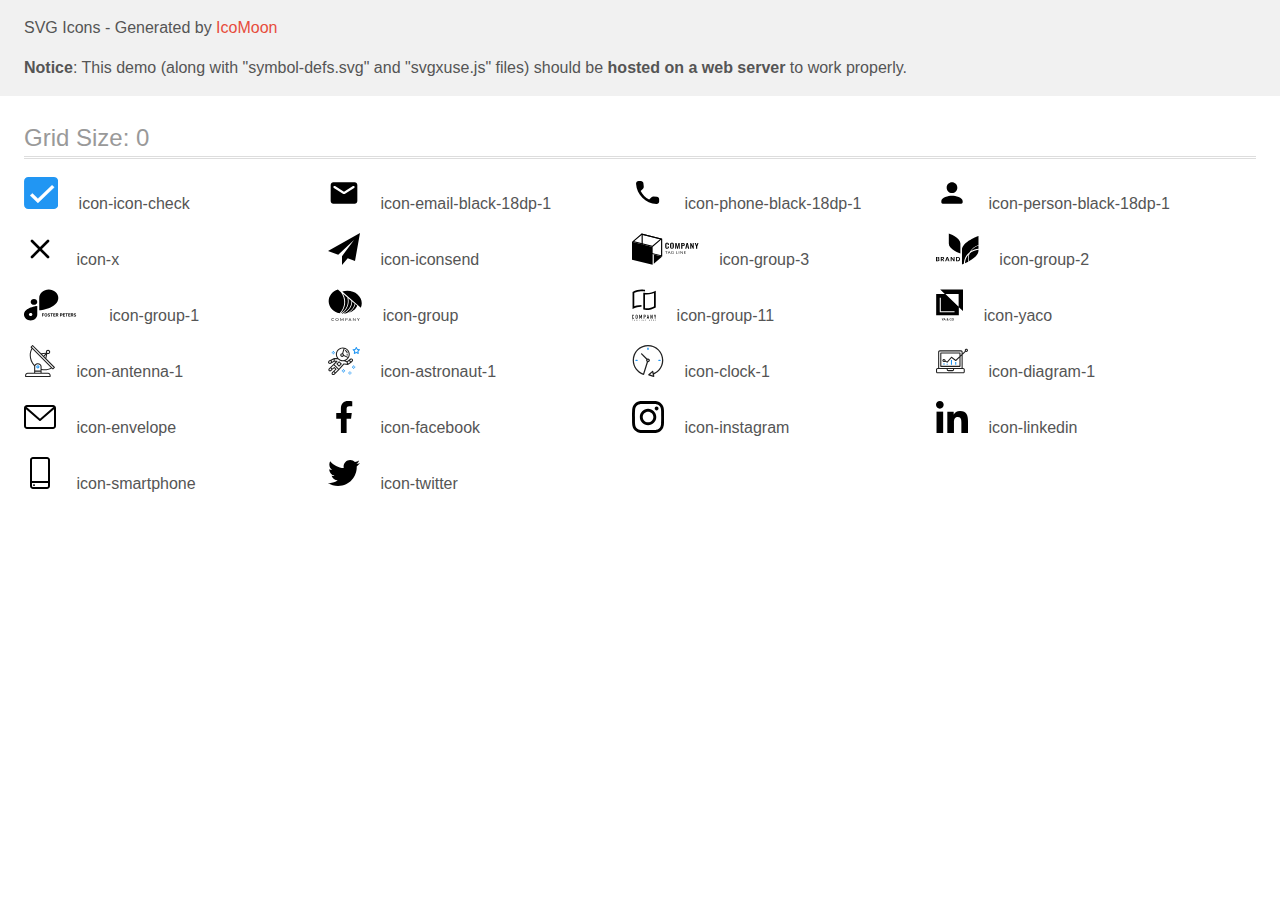
<file: images/icons/icomoon (5)/demo-external-svg.html>
<!doctype html>
<html>
<head>
    <title>IcoMoon - SVG Icons</title>
    <meta charset="utf-8">
    <meta name="viewport" content="width=device-width, initial-scale=1">
    <link rel="stylesheet" href="demo-files/demo.css">
    <link rel="stylesheet" href="style.css">
</head>
<body>
<header class="bgc1 clearfix">
<div class="mhl">
    <p>SVG Icons - Generated by <a href="https://icomoon.io/app">IcoMoon</a></p><p><strong>Notice</strong>: This demo (along with "symbol-defs.svg" and "svgxuse.js" files) should be <b>hosted on a web server</b> to work properly.</p>
</div>
</header>
    <div class="clearfix mhl ptl">
        <h1 class="mvm mtn fgc1">Grid Size: 0</h1>
        <div class="glyph fs1">
            <div class="clearfix pbs">
                <svg class="icon icon-icon-check"><use xlink:href="symbol-defs.svg#icon-icon-check"></use></svg><span class="name"> icon-icon-check</span>
            </div>
        </div>
        <div class="glyph fs1">
            <div class="clearfix pbs">
                <svg class="icon icon-email-black-18dp-1"><use xlink:href="symbol-defs.svg#icon-email-black-18dp-1"></use></svg><span class="name"> icon-email-black-18dp-1</span>
            </div>
        </div>
        <div class="glyph fs1">
            <div class="clearfix pbs">
                <svg class="icon icon-phone-black-18dp-1"><use xlink:href="symbol-defs.svg#icon-phone-black-18dp-1"></use></svg><span class="name"> icon-phone-black-18dp-1</span>
            </div>
        </div>
        <div class="glyph fs1">
            <div class="clearfix pbs">
                <svg class="icon icon-person-black-18dp-1"><use xlink:href="symbol-defs.svg#icon-person-black-18dp-1"></use></svg><span class="name"> icon-person-black-18dp-1</span>
            </div>
        </div>
        <div class="glyph fs1">
            <div class="clearfix pbs">
                <svg class="icon icon-x"><use xlink:href="symbol-defs.svg#icon-x"></use></svg><span class="name"> icon-x</span>
            </div>
        </div>
        <div class="glyph fs1">
            <div class="clearfix pbs">
                <svg class="icon icon-iconsend"><use xlink:href="symbol-defs.svg#icon-iconsend"></use></svg><span class="name"> icon-iconsend</span>
            </div>
        </div>
        <div class="glyph fs1">
            <div class="clearfix pbs">
                <svg class="icon icon-group-3"><use xlink:href="symbol-defs.svg#icon-group-3"></use></svg><span class="name"> icon-group-3</span>
            </div>
        </div>
        <div class="glyph fs1">
            <div class="clearfix pbs">
                <svg class="icon icon-group-2"><use xlink:href="symbol-defs.svg#icon-group-2"></use></svg><span class="name"> icon-group-2</span>
            </div>
        </div>
        <div class="glyph fs1">
            <div class="clearfix pbs">
                <svg class="icon icon-group-1"><use xlink:href="symbol-defs.svg#icon-group-1"></use></svg><span class="name"> icon-group-1</span>
            </div>
        </div>
        <div class="glyph fs1">
            <div class="clearfix pbs">
                <svg class="icon icon-group"><use xlink:href="symbol-defs.svg#icon-group"></use></svg><span class="name"> icon-group</span>
            </div>
        </div>
        <div class="glyph fs1">
            <div class="clearfix pbs">
                <svg class="icon icon-group-11"><use xlink:href="symbol-defs.svg#icon-group-11"></use></svg><span class="name"> icon-group-11</span>
            </div>
        </div>
        <div class="glyph fs1">
            <div class="clearfix pbs">
                <svg class="icon icon-yaco"><use xlink:href="symbol-defs.svg#icon-yaco"></use></svg><span class="name"> icon-yaco</span>
            </div>
        </div>
        <div class="glyph fs1">
            <div class="clearfix pbs">
                <svg class="icon icon-antenna-1"><use xlink:href="symbol-defs.svg#icon-antenna-1"></use></svg><span class="name"> icon-antenna-1</span>
            </div>
        </div>
        <div class="glyph fs1">
            <div class="clearfix pbs">
                <svg class="icon icon-astronaut-1"><use xlink:href="symbol-defs.svg#icon-astronaut-1"></use></svg><span class="name"> icon-astronaut-1</span>
            </div>
        </div>
        <div class="glyph fs1">
            <div class="clearfix pbs">
                <svg class="icon icon-clock-1"><use xlink:href="symbol-defs.svg#icon-clock-1"></use></svg><span class="name"> icon-clock-1</span>
            </div>
        </div>
        <div class="glyph fs1">
            <div class="clearfix pbs">
                <svg class="icon icon-diagram-1"><use xlink:href="symbol-defs.svg#icon-diagram-1"></use></svg><span class="name"> icon-diagram-1</span>
            </div>
        </div>
        <div class="glyph fs1">
            <div class="clearfix pbs">
                <svg class="icon icon-envelope"><use xlink:href="symbol-defs.svg#icon-envelope"></use></svg><span class="name"> icon-envelope</span>
            </div>
        </div>
        <div class="glyph fs1">
            <div class="clearfix pbs">
                <svg class="icon icon-facebook"><use xlink:href="symbol-defs.svg#icon-facebook"></use></svg><span class="name"> icon-facebook</span>
            </div>
        </div>
        <div class="glyph fs1">
            <div class="clearfix pbs">
                <svg class="icon icon-instagram"><use xlink:href="symbol-defs.svg#icon-instagram"></use></svg><span class="name"> icon-instagram</span>
            </div>
        </div>
        <div class="glyph fs1">
            <div class="clearfix pbs">
                <svg class="icon icon-linkedin"><use xlink:href="symbol-defs.svg#icon-linkedin"></use></svg><span class="name"> icon-linkedin</span>
            </div>
        </div>
        <div class="glyph fs1">
            <div class="clearfix pbs">
                <svg class="icon icon-smartphone"><use xlink:href="symbol-defs.svg#icon-smartphone"></use></svg><span class="name"> icon-smartphone</span>
            </div>
        </div>
        <div class="glyph fs1">
            <div class="clearfix pbs">
                <svg class="icon icon-twitter"><use xlink:href="symbol-defs.svg#icon-twitter"></use></svg><span class="name"> icon-twitter</span>
            </div>
        </div>
  </div>
<script defer src="svgxuse.js"></script>
</body>
</html>
</file>
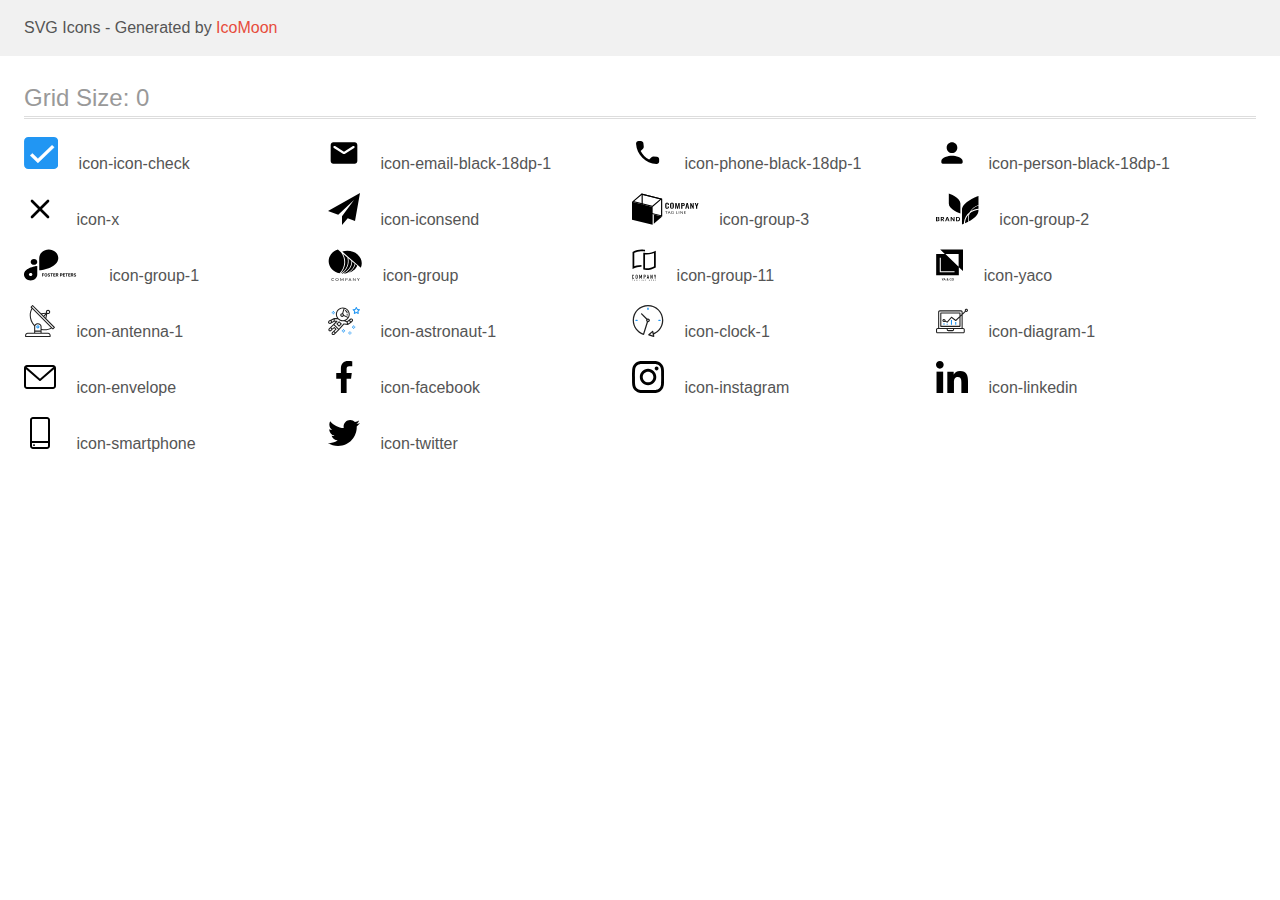
<file: images/icons/icomoon (5)/demo.html>
<!doctype html>
<html>
<head>
    <title>IcoMoon - SVG Icons</title>
    <meta charset="utf-8">
    <meta name="viewport" content="width=device-width, initial-scale=1">
    <link rel="stylesheet" href="demo-files/demo.css">
    <link rel="stylesheet" href="style.css">
</head>
<body>
<svg aria-hidden="true" style="position: absolute; width: 0; height: 0; overflow: hidden;" version="1.1" xmlns="http://www.w3.org/2000/svg" xmlns:xlink="http://www.w3.org/1999/xlink">
<defs>
<symbol id="icon-icon-check" viewBox="0 0 34 32">
<path fill="#2196f3" style="fill: var(--color1, #2196f3)" d="M4.267 0h25.6c2.356 0 4.267 1.91 4.267 4.267v23.467c0 2.356-1.91 4.267-4.267 4.267h-25.6c-2.356 0-4.267-1.91-4.267-4.267v-23.467c0-2.356 1.91-4.267 4.267-4.267z"></path>
<path fill="#fff" style="fill: var(--color2, #fff); stroke: var(--color2, #fff)" stroke="#fff" stroke-linejoin="miter" stroke-linecap="butt" stroke-miterlimit="4" stroke-width="0.4267" d="M8.442 16.537l-0.147-0.14-2.205 2.088 7.767 7.41 16.318-15.567-2.19-2.089-14.128 13.465-5.416-5.167z"></path>
</symbol>
<symbol id="icon-email-black-18dp-1" viewBox="0 0 32 32">
<path d="M26.667 5.333h-21.333c-1.467 0-2.653 1.2-2.653 2.667l-0.013 16c0 1.467 1.2 2.667 2.667 2.667h21.333c1.467 0 2.667-1.2 2.667-2.667v-16c0-1.467-1.2-2.667-2.667-2.667zM26.133 11l-9.427 5.893c-0.427 0.267-0.987 0.267-1.413 0l-9.427-5.893c-0.333-0.213-0.533-0.573-0.533-0.96 0-0.893 0.973-1.427 1.733-0.96l8.933 5.587 8.933-5.587c0.76-0.467 1.733 0.067 1.733 0.96 0 0.387-0.2 0.747-0.533 0.96z"></path>
</symbol>
<symbol id="icon-phone-black-18dp-1" viewBox="0 0 32 32">
<path d="M24.882 19.773l-3.268-0.373c-0.785-0.090-1.557 0.18-2.11 0.733l-2.367 2.367c-3.641-1.853-6.626-4.825-8.478-8.478l2.38-2.38c0.553-0.553 0.823-1.325 0.733-2.11l-0.373-3.242c-0.154-1.299-1.248-2.277-2.56-2.277h-2.226c-1.454 0-2.663 1.209-2.573 2.663 0.682 10.987 9.469 19.761 20.443 20.443 1.454 0.090 2.663-1.119 2.663-2.573v-2.226c0.013-1.3-0.965-2.393-2.264-2.547v0z"></path>
</symbol>
<symbol id="icon-person-black-18dp-1" viewBox="0 0 32 32">
<path d="M16 16c2.947 0 5.333-2.387 5.333-5.333s-2.387-5.333-5.333-5.333c-2.947 0-5.333 2.387-5.333 5.333s2.387 5.333 5.333 5.333zM16 18.667c-3.56 0-10.667 1.787-10.667 5.333v1.333c0 0.733 0.6 1.333 1.333 1.333h18.667c0.733 0 1.333-0.6 1.333-1.333v-1.333c0-3.547-7.107-5.333-10.667-5.333z"></path>
</symbol>
<symbol id="icon-x" viewBox="0 0 32 32">
<path stroke-linejoin="round" stroke-linecap="round" stroke-miterlimit="4" stroke-width="2.6667" d="M24 8l-16 16"></path>
<path stroke-linejoin="round" stroke-linecap="round" stroke-miterlimit="4" stroke-width="2.6667" d="M8 8l16 16"></path>
</symbol>
<symbol id="icon-iconsend" viewBox="0 0 32 32">
<path d="M32 0l-32 18 10.227 3.788 15.773-14.788-11.998 16.186 0.010 0.004-0.012-0.004v8.814l5.735-6.691 7.265 2.691 5-28z"></path>
</symbol>
<symbol id="icon-group-3" viewBox="0 0 67 32">
<path d="M33.724 15.224c-0.315-0.419-0.466-0.915-0.43-1.414v-2.050c0-0.628 0.142-1.106 0.428-1.433s0.775-0.489 1.469-0.488c0.652 0 1.115 0.139 1.389 0.417 0.299 0.355 0.444 0.789 0.411 1.226v0.482h-1.167v-0.488c0.004-0.16-0.007-0.319-0.034-0.478-0.017-0.108-0.076-0.208-0.167-0.284-0.12-0.081-0.271-0.121-0.423-0.111-0.16-0.010-0.318 0.031-0.444 0.117-0.102 0.084-0.169 0.193-0.193 0.313-0.033 0.167-0.049 0.337-0.046 0.507v2.488c-0.018 0.24 0.033 0.48 0.15 0.699 0.058 0.074 0.139 0.132 0.233 0.169s0.198 0.050 0.301 0.039c0.149 0.011 0.298-0.030 0.413-0.113 0.095-0.082 0.156-0.188 0.174-0.302 0.027-0.165 0.039-0.332 0.036-0.498v-0.505h1.167v0.461c0.033 0.456-0.109 0.909-0.403 1.289-0.268 0.305-0.725 0.457-1.396 0.457s-1.179-0.163-1.466-0.501z"></path>
<path d="M38.583 15.245c-0.295-0.319-0.442-0.784-0.442-1.4v-2.157c0-0.609 0.147-1.070 0.442-1.383s0.788-0.469 1.478-0.467c0.686 0 1.177 0.156 1.471 0.467 0.295 0.313 0.444 0.774 0.444 1.383v2.157c0 0.609-0.15 1.076-0.449 1.397s-0.788 0.482-1.466 0.482c-0.679 0-1.181-0.163-1.478-0.48zM40.605 14.727c0.106-0.2 0.154-0.419 0.14-0.638v-2.641c0.014-0.215-0.034-0.43-0.138-0.626-0.059-0.075-0.142-0.135-0.238-0.172s-0.203-0.050-0.308-0.037c-0.105-0.013-0.212 0-0.308 0.037s-0.18 0.096-0.24 0.172c-0.106 0.195-0.154 0.41-0.14 0.626v2.653c-0.015 0.219 0.033 0.439 0.14 0.638 0.068 0.067 0.152 0.121 0.246 0.158s0.196 0.056 0.3 0.056c0.103 0 0.206-0.019 0.3-0.056s0.178-0.091 0.246-0.158v-0.012z"></path>
<path d="M43.38 9.901h1.256l0.945 3.979 0.966-3.979h1.222l0.123 5.743h-0.904l-0.097-3.992-0.932 3.992h-0.725l-0.966-4.006-0.089 4.006h-0.913l0.114-5.743z"></path>
<path d="M49.301 9.901h1.957c1.127 0 1.691 0.544 1.691 1.631 0 1.041-0.593 1.561-1.78 1.56h-0.667v2.553h-1.208l0.007-5.743zM50.973 12.356c0.119 0.013 0.24 0.004 0.355-0.028s0.22-0.084 0.309-0.154c0.139-0.194 0.2-0.422 0.174-0.649 0.006-0.175-0.013-0.35-0.058-0.521-0.017-0.057-0.047-0.111-0.089-0.158s-0.093-0.086-0.153-0.116c-0.168-0.069-0.353-0.101-0.539-0.092h-0.469v1.716h0.469z"></path>
<path d="M54.691 9.901h1.297l1.331 5.743h-1.126l-0.263-1.324h-1.157l-0.271 1.324h-1.143l1.331-5.743zM55.8 13.655l-0.452-2.411-0.452 2.411h0.903z"></path>
<path d="M58.395 9.901h0.846l1.619 3.276v-3.276h1.003v5.743h-0.804l-1.628-3.42v3.42h-1.036l0.002-5.743z"></path>
<path d="M64.209 13.455l-1.346-3.546h1.133l0.821 2.277 0.771-2.277h1.109l-1.329 3.546v2.19h-1.16v-2.19z"></path>
<path d="M35.589 18.156v0.3h-0.986v2.334h-0.413v-2.334h-0.99v-0.3h2.389z"></path>
<path d="M38.679 20.79h-0.319c-0.032 0.002-0.064-0.007-0.089-0.025-0.024-0.015-0.043-0.036-0.053-0.060l-0.285-0.626h-1.367l-0.285 0.626c-0.008 0.026-0.023 0.050-0.044 0.071-0.025 0.017-0.057 0.026-0.089 0.025h-0.319l1.208-2.634h0.42l1.222 2.624zM36.679 19.812h1.14l-0.483-1.072c-0.036-0.081-0.066-0.164-0.089-0.248-0.017 0.050-0.031 0.098-0.046 0.14l-0.044 0.11-0.478 1.070z"></path>
<path d="M40.762 20.532c0.076 0.003 0.151 0.003 0.227 0 0.065-0.006 0.13-0.016 0.193-0.031 0.059-0.013 0.117-0.029 0.174-0.048 0.053-0.019 0.106-0.042 0.162-0.065v-0.592h-0.483c-0.012 0.001-0.024-0.001-0.035-0.005s-0.021-0.009-0.030-0.016c-0.008-0.006-0.014-0.013-0.018-0.022s-0.006-0.017-0.006-0.026v-0.202h0.937v1.010c-0.077 0.047-0.157 0.089-0.242 0.125-0.086 0.037-0.176 0.067-0.268 0.090-0.099 0.025-0.2 0.043-0.302 0.054-0.117 0.011-0.235 0.017-0.353 0.017-0.208 0.002-0.415-0.032-0.609-0.098-0.181-0.063-0.345-0.156-0.483-0.275-0.134-0.12-0.24-0.262-0.312-0.417-0.076-0.175-0.114-0.36-0.111-0.547-0.003-0.188 0.034-0.374 0.109-0.551 0.069-0.156 0.176-0.298 0.312-0.417 0.138-0.119 0.302-0.212 0.483-0.273 0.207-0.067 0.426-0.1 0.647-0.098 0.112-0 0.225 0.008 0.336 0.023 0.098 0.014 0.195 0.036 0.288 0.067 0.084 0.027 0.165 0.062 0.242 0.104 0.074 0.041 0.144 0.087 0.21 0.138l-0.116 0.163c-0.009 0.015-0.023 0.027-0.039 0.036s-0.036 0.014-0.055 0.014c-0.027-0.001-0.053-0.008-0.075-0.021-0.036-0.017-0.075-0.038-0.118-0.063-0.051-0.028-0.106-0.052-0.162-0.071-0.072-0.025-0.146-0.044-0.222-0.058-0.101-0.016-0.204-0.024-0.307-0.023-0.159-0.002-0.318 0.023-0.466 0.073-0.134 0.047-0.256 0.118-0.355 0.209-0.1 0.095-0.177 0.206-0.225 0.328-0.108 0.285-0.108 0.593 0 0.878 0.053 0.124 0.135 0.237 0.242 0.332 0.099 0.090 0.219 0.162 0.353 0.209 0.154 0.046 0.316 0.063 0.478 0.052z"></path>
<path d="M44.612 20.49h1.319v0.3h-1.722v-2.634h0.413l-0.010 2.334z"></path>
<path d="M47.304 20.79h-0.413v-2.634h0.413v2.634z"></path>
<path d="M48.84 18.168c0.025 0.012 0.046 0.028 0.063 0.048l1.766 1.986c-0.002-0.031-0.002-0.063 0-0.094 0-0.029 0-0.058 0-0.085v-1.877h0.36v2.645h-0.208c-0.031 0.002-0.062-0.003-0.089-0.015-0.025-0.013-0.047-0.030-0.065-0.050l-1.764-1.984c0 0.031 0 0.061 0 0.090s0 0.056 0 0.081v1.877h-0.345v-2.634h0.215c0.023 0 0.046 0.004 0.068 0.012z"></path>
<path d="M54.070 18.156v0.29h-1.464v0.87h1.186v0.279h-1.186v0.899h1.464v0.29h-1.889v-2.628h1.889z"></path>
<path d="M10.782 1.888l18.343 4.497v15.757l-18.343-4.494v-15.759zM9.605 0.545v17.867l20.694 5.074v-17.865l-20.694-5.076z"></path>
<path d="M20.696 31.781l-20.696-5.079v-17.866l20.696 5.076v17.868z"></path>
<path d="M9.948 1.686l18.104 4.44-7.699 6.649-18.106-4.442 7.702-6.647zM9.605 0.545l-9.605 8.292 20.696 5.076 9.603-8.292-20.694-5.076z"></path>
<path d="M21.861 30.776l8.438-7.287-8.438-2.071v9.358z"></path>
</symbol>
<symbol id="icon-group-2" viewBox="0 0 43 32">
<path d="M3.239 26.373c0.166 0.188 0.254 0.424 0.25 0.665 0.008 0.158-0.022 0.315-0.089 0.46s-0.169 0.275-0.298 0.38c-0.322 0.223-0.722 0.332-1.125 0.307h-1.977v-4.215h1.937c0.382-0.023 0.761 0.076 1.073 0.28 0.125 0.096 0.224 0.217 0.289 0.354s0.095 0.286 0.086 0.435c0.011 0.233-0.068 0.461-0.225 0.645-0.15 0.168-0.358 0.284-0.589 0.329 0.262 0.044 0.499 0.172 0.668 0.36zM0.92 25.737h0.828c0.188 0.013 0.375-0.037 0.526-0.14 0.062-0.052 0.111-0.116 0.141-0.187s0.043-0.148 0.036-0.225c0.006-0.076-0.007-0.153-0.037-0.224s-0.078-0.135-0.138-0.188c-0.156-0.106-0.349-0.156-0.542-0.142h-0.814v1.106zM2.355 27.353c0.066-0.053 0.119-0.119 0.153-0.193s0.049-0.155 0.043-0.235c0.005-0.081-0.010-0.163-0.045-0.238s-0.088-0.142-0.155-0.195c-0.162-0.11-0.361-0.164-0.562-0.152h-0.868v1.159h0.879c0.198 0.011 0.394-0.041 0.556-0.146z"></path>
<path d="M7.197 28.185l-1.077-1.647h-0.405v1.647h-0.927v-4.215h1.754c0.442-0.028 0.879 0.1 1.221 0.358 0.245 0.229 0.393 0.53 0.417 0.85s-0.078 0.637-0.287 0.894c-0.216 0.227-0.512 0.378-0.837 0.428l1.147 1.684h-1.008zM5.715 25.963h0.758c0.526 0 0.789-0.213 0.789-0.638 0.005-0.087-0.009-0.174-0.042-0.255s-0.085-0.156-0.151-0.218c-0.166-0.127-0.38-0.188-0.596-0.171h-0.767l0.009 1.283z"></path>
<path d="M12.262 27.337h-1.847l-0.326 0.848h-0.972l1.696-4.168h1.050l1.689 4.168h-0.972l-0.319-0.848zM12.015 26.698l-0.675-1.779-0.675 1.779h1.349z"></path>
<path d="M18.602 28.185h-0.92l-2.062-2.867v2.867h-0.918v-4.215h0.918l2.062 2.883v-2.883h0.92v4.215z"></path>
<path d="M23.852 27.176c-0.19 0.318-0.48 0.577-0.832 0.743-0.4 0.185-0.845 0.276-1.293 0.266h-1.637v-4.215h1.637c0.448-0.011 0.891 0.078 1.293 0.259 0.352 0.163 0.642 0.419 0.832 0.735 0.189 0.343 0.288 0.722 0.288 1.106s-0.099 0.763-0.288 1.106zM22.799 27.075c0.263-0.28 0.407-0.637 0.407-1.006s-0.144-0.726-0.407-1.006c-0.317-0.254-0.731-0.382-1.152-0.358h-0.639v2.729h0.639c0.42 0.024 0.834-0.105 1.152-0.358z"></path>
<path d="M12.838 0.522c0 0 11.873 4.104 11.621 10.043v10.045c0 0-11.864-4.106-11.617-10.045l-0.005-10.043z"></path>
<path d="M35.037 18.259c2.242-1.413 4.836-2.288 7.544-2.545v-3.145c-3.12 1.101-5.766 3.097-7.544 5.69z"></path>
<path d="M33.69 19.206c1.835-3.384 5.017-5.995 8.891-7.296v-9.061c0 0-16.909 5.846-16.551 14.304v14.302c0 0 0.753-0.262 1.939-0.752 0-0.457 0-0.918 0.054-1.382 0.35-3.926 2.389-7.565 5.668-10.115z"></path>
<path d="M32.081 24.52c0.089-0.992 0.287-1.973 0.592-2.928-2.042 2.203-3.278 4.936-3.536 7.815-0.025 0.272-0.038 0.544-0.045 0.824 0.96-0.422 2.078-0.949 3.252-1.569-0.3-1.362-0.388-2.756-0.263-4.141z"></path>
<path d="M32.754 24.571c-0.113 1.253-0.042 2.514 0.209 3.75 4.62-2.531 9.811-6.442 9.611-11.168v-0.412c-3.301 0.338-6.389 1.659-8.79 3.76-0.562 1.302-0.909 2.674-1.030 4.069z"></path>
</symbol>
<symbol id="icon-group-1" viewBox="0 0 65 32">
<path d="M10.016 9.983h-0.002c-1.827 0-3.308 1.316-3.308 2.94v0.002c0 1.624 1.481 2.94 3.308 2.94h0.002c1.827 0 3.308-1.316 3.308-2.94v-0.002c0-1.624-1.481-2.94-3.308-2.94z"></path>
<path d="M34.434 9.043c-0.005-2.255-1.015-4.417-2.81-6.012s-4.226-2.493-6.764-2.498v0c-2.538 0.004-4.972 0.902-6.767 2.497s-2.806 3.757-2.811 6.013v12.436c0 0 19.149-1.895 19.151-12.434v-0.002z"></path>
<path d="M0 25.562c0.005 1.569 0.708 3.073 1.956 4.183s2.94 1.735 4.706 1.74c1.765-0.005 3.457-0.63 4.705-1.739s1.952-2.613 1.957-4.182v-8.654c0 0-13.325 1.32-13.325 8.652zM6.662 27.112c-0.345 0-0.682-0.091-0.969-0.261s-0.511-0.413-0.643-0.696c-0.132-0.283-0.167-0.595-0.099-0.896s0.233-0.577 0.477-0.794 0.555-0.364 0.893-0.424c0.338-0.060 0.689-0.029 1.008 0.088s0.591 0.316 0.783 0.571c0.192 0.255 0.294 0.555 0.294 0.861 0.001 0.204-0.044 0.406-0.131 0.595s-0.216 0.36-0.378 0.505c-0.162 0.145-0.355 0.259-0.567 0.338s-0.439 0.119-0.669 0.119v-0.006z"></path>
<path d="M20.128 26.258h-1.286v1.328h-0.67v-3.25h2.116v0.542h-1.446v0.839h1.286v0.54zM23.346 26.035c0 0.32-0.057 0.6-0.17 0.842s-0.275 0.427-0.487 0.558c-0.21 0.131-0.451 0.196-0.723 0.196-0.269 0-0.51-0.065-0.721-0.194s-0.375-0.314-0.491-0.554c-0.116-0.241-0.175-0.518-0.176-0.83v-0.161c0-0.32 0.057-0.601 0.172-0.844 0.116-0.244 0.279-0.431 0.489-0.56 0.211-0.131 0.452-0.196 0.723-0.196s0.511 0.065 0.721 0.196c0.211 0.129 0.374 0.316 0.489 0.56 0.116 0.242 0.174 0.523 0.174 0.841v0.145zM22.668 25.888c0-0.341-0.061-0.6-0.183-0.777s-0.296-0.266-0.522-0.266c-0.225 0-0.398 0.088-0.52 0.263-0.122 0.174-0.184 0.43-0.185 0.768v0.158c0 0.332 0.061 0.589 0.183 0.772s0.298 0.275 0.527 0.275c0.225 0 0.397-0.088 0.518-0.263 0.121-0.177 0.182-0.434 0.183-0.772v-0.158zM25.518 26.734c0-0.126-0.045-0.223-0.134-0.29-0.089-0.068-0.25-0.14-0.482-0.214-0.232-0.076-0.416-0.15-0.551-0.223-0.369-0.199-0.554-0.468-0.554-0.806 0-0.176 0.049-0.332 0.147-0.469 0.1-0.138 0.242-0.246 0.426-0.324 0.186-0.077 0.394-0.116 0.625-0.116 0.232 0 0.439 0.042 0.621 0.127 0.181 0.083 0.322 0.202 0.422 0.355 0.101 0.153 0.152 0.327 0.152 0.522h-0.67c0-0.149-0.047-0.264-0.141-0.346-0.094-0.083-0.225-0.125-0.395-0.125-0.164 0-0.291 0.035-0.382 0.105-0.091 0.068-0.136 0.159-0.136 0.272 0 0.106 0.053 0.194 0.158 0.266 0.107 0.071 0.264 0.138 0.471 0.201 0.381 0.115 0.659 0.257 0.833 0.426s0.261 0.381 0.261 0.634c0 0.281-0.106 0.502-0.319 0.663-0.213 0.159-0.499 0.239-0.859 0.239-0.25 0-0.478-0.045-0.683-0.136-0.205-0.092-0.362-0.218-0.471-0.377-0.107-0.159-0.161-0.344-0.161-0.554h0.672c0 0.359 0.214 0.538 0.643 0.538 0.159 0 0.284-0.032 0.373-0.096 0.089-0.065 0.134-0.156 0.134-0.272zM29.092 24.879h-0.996v2.708h-0.67v-2.708h-0.982v-0.542h2.647v0.542zM31.431 26.178h-1.286v0.871h1.509v0.538h-2.179v-3.25h2.174v0.542h-1.504v0.775h1.286v0.525zM33.251 26.396h-0.533v1.19h-0.67v-3.25h1.208c0.384 0 0.68 0.086 0.888 0.257s0.312 0.413 0.312 0.725c0 0.222-0.048 0.407-0.145 0.556-0.095 0.147-0.24 0.265-0.435 0.353l0.703 1.328v0.031h-0.719l-0.609-1.19zM32.717 25.854h0.54c0.168 0 0.298-0.042 0.391-0.127 0.092-0.086 0.138-0.205 0.138-0.355 0-0.153-0.044-0.274-0.132-0.362-0.086-0.088-0.219-0.132-0.4-0.132h-0.538v0.975zM36.775 26.441v1.145h-0.67v-3.25h1.268c0.244 0 0.458 0.045 0.643 0.134 0.186 0.089 0.329 0.216 0.429 0.382 0.1 0.164 0.15 0.35 0.15 0.56 0 0.318-0.109 0.57-0.328 0.754-0.217 0.183-0.519 0.275-0.904 0.275h-0.587zM36.775 25.899h0.598c0.177 0 0.312-0.042 0.404-0.125 0.094-0.083 0.141-0.202 0.141-0.357 0-0.159-0.047-0.288-0.141-0.386s-0.223-0.149-0.388-0.152h-0.614v1.020zM41.012 26.178h-1.286v0.871h1.509v0.538h-2.179v-3.25h2.174v0.542h-1.504v0.775h1.286v0.525zM44.119 24.879h-0.995v2.708h-0.67v-2.708h-0.982v-0.542h2.647v0.542zM46.458 26.178h-1.286v0.871h1.509v0.538h-2.178v-3.25h2.174v0.542h-1.504v0.775h1.286v0.525zM48.277 26.396h-0.533v1.19h-0.67v-3.25h1.208c0.384 0 0.68 0.086 0.888 0.257s0.313 0.413 0.313 0.725c0 0.222-0.048 0.407-0.145 0.556-0.095 0.147-0.24 0.265-0.435 0.353l0.703 1.328v0.031h-0.719l-0.609-1.19zM47.744 25.854h0.54c0.168 0 0.298-0.042 0.391-0.127 0.092-0.086 0.138-0.205 0.138-0.355 0-0.153-0.044-0.274-0.132-0.362-0.086-0.088-0.219-0.132-0.4-0.132h-0.538v0.975zM51.679 26.734c0-0.126-0.045-0.223-0.134-0.29-0.089-0.068-0.25-0.14-0.482-0.214-0.232-0.076-0.416-0.15-0.551-0.223-0.369-0.199-0.554-0.468-0.554-0.806 0-0.176 0.049-0.332 0.147-0.469 0.1-0.138 0.242-0.246 0.426-0.324 0.186-0.077 0.394-0.116 0.625-0.116 0.232 0 0.439 0.042 0.621 0.127 0.182 0.083 0.322 0.202 0.422 0.355 0.101 0.153 0.152 0.327 0.152 0.522h-0.67c0-0.149-0.047-0.264-0.141-0.346-0.094-0.083-0.225-0.125-0.395-0.125-0.164 0-0.291 0.035-0.382 0.105-0.091 0.068-0.136 0.159-0.136 0.272 0 0.106 0.053 0.194 0.158 0.266 0.107 0.071 0.264 0.138 0.471 0.201 0.381 0.115 0.658 0.257 0.833 0.426s0.261 0.381 0.261 0.634c0 0.281-0.106 0.502-0.319 0.663-0.213 0.159-0.499 0.239-0.859 0.239-0.25 0-0.478-0.045-0.683-0.136-0.205-0.092-0.362-0.218-0.471-0.377-0.107-0.159-0.161-0.344-0.161-0.554h0.672c0 0.359 0.214 0.538 0.643 0.538 0.159 0 0.283-0.032 0.373-0.096 0.089-0.065 0.134-0.156 0.134-0.272z"></path>
</symbol>
<symbol id="icon-group" viewBox="0 0 34 32">
<path d="M5.643 31.315c0.012 0 0.024 0.003 0.035 0.007s0.021 0.011 0.029 0.018l0.166 0.159c-0.129 0.129-0.288 0.231-0.467 0.302-0.21 0.076-0.435 0.113-0.663 0.108-0.214 0.004-0.426-0.031-0.623-0.101-0.178-0.065-0.338-0.162-0.469-0.285-0.134-0.128-0.237-0.278-0.303-0.44-0.073-0.182-0.108-0.373-0.106-0.565-0.003-0.193 0.036-0.386 0.114-0.567 0.073-0.164 0.182-0.314 0.322-0.44 0.142-0.124 0.312-0.222 0.499-0.287 0.205-0.069 0.422-0.103 0.642-0.101 0.204-0.004 0.407 0.027 0.596 0.092 0.165 0.062 0.316 0.148 0.447 0.255l-0.139 0.17c-0.010 0.012-0.022 0.022-0.035 0.031-0.016 0.010-0.036 0.014-0.056 0.013-0.022-0.001-0.042-0.008-0.060-0.018l-0.075-0.045-0.104-0.058c-0.045-0.021-0.091-0.040-0.139-0.056-0.062-0.019-0.125-0.034-0.189-0.045-0.082-0.013-0.164-0.019-0.247-0.018-0.158-0.002-0.315 0.024-0.461 0.076-0.136 0.048-0.26 0.121-0.361 0.213-0.104 0.098-0.183 0.214-0.235 0.339-0.058 0.144-0.087 0.295-0.085 0.448-0.002 0.155 0.026 0.309 0.085 0.455 0.051 0.125 0.129 0.239 0.231 0.338 0.095 0.092 0.213 0.163 0.345 0.209 0.136 0.049 0.281 0.073 0.428 0.072 0.085 0.001 0.17-0.004 0.253-0.014 0.137-0.015 0.268-0.056 0.384-0.121 0.058-0.033 0.113-0.071 0.164-0.112 0.021-0.018 0.049-0.028 0.079-0.029z"></path>
<path d="M10.441 30.517c0.003 0.192-0.035 0.382-0.112 0.561-0.068 0.163-0.174 0.311-0.313 0.436s-0.306 0.222-0.491 0.286c-0.407 0.135-0.856 0.135-1.263 0-0.184-0.065-0.35-0.163-0.488-0.287-0.138-0.127-0.246-0.276-0.316-0.44-0.15-0.364-0.15-0.761 0-1.125 0.071-0.164 0.178-0.314 0.316-0.442 0.139-0.12 0.305-0.214 0.488-0.276 0.406-0.137 0.857-0.137 1.263 0 0.185 0.065 0.351 0.163 0.49 0.287 0.137 0.125 0.243 0.273 0.314 0.435 0.077 0.181 0.115 0.372 0.112 0.565zM10.005 30.517c0.003-0.153-0.023-0.306-0.079-0.451-0.047-0.125-0.122-0.239-0.222-0.338-0.097-0.093-0.217-0.166-0.351-0.213-0.295-0.099-0.623-0.099-0.918 0-0.134 0.047-0.254 0.12-0.351 0.213-0.101 0.097-0.178 0.212-0.224 0.338-0.106 0.294-0.106 0.609 0 0.903 0.047 0.125 0.123 0.24 0.224 0.338 0.098 0.092 0.217 0.164 0.351 0.211 0.296 0.096 0.622 0.096 0.918 0 0.134-0.047 0.254-0.119 0.351-0.211 0.1-0.098 0.175-0.213 0.222-0.338 0.056-0.145 0.082-0.298 0.079-0.451z"></path>
<path d="M13.715 30.99l0.044 0.101c0.017-0.036 0.031-0.069 0.048-0.101 0.016-0.034 0.034-0.067 0.054-0.099l1.062-1.677c0.021-0.029 0.039-0.047 0.060-0.052 0.028-0.007 0.058-0.011 0.087-0.009h0.314v2.727h-0.372v-2.005c0-0.025 0-0.054 0-0.085-0.002-0.031-0.002-0.063 0-0.094l-1.068 1.7c-0.014 0.025-0.035 0.047-0.062 0.062s-0.059 0.023-0.091 0.023h-0.060c-0.032 0-0.064-0.007-0.091-0.022s-0.049-0.037-0.062-0.062l-1.099-1.711c0 0.032 0 0.065 0 0.097s0 0.061 0 0.087v2.005h-0.359v-2.722h0.314c0.029-0.002 0.059 0.002 0.087 0.009 0.026 0.011 0.046 0.030 0.058 0.052l1.084 1.678c0.021 0.031 0.039 0.064 0.054 0.097z"></path>
<path d="M17.71 30.855v1.021h-0.415v-2.723h0.926c0.175-0.003 0.349 0.017 0.517 0.059 0.134 0.033 0.259 0.091 0.366 0.17 0.092 0.074 0.163 0.165 0.208 0.267 0.049 0.111 0.073 0.229 0.071 0.348 0.002 0.119-0.024 0.238-0.077 0.348-0.050 0.104-0.127 0.198-0.224 0.273-0.107 0.082-0.232 0.143-0.368 0.18-0.162 0.045-0.331 0.066-0.501 0.063l-0.503-0.007zM17.71 30.562h0.503c0.109 0.001 0.218-0.013 0.322-0.041 0.086-0.025 0.165-0.065 0.233-0.117 0.062-0.050 0.111-0.112 0.141-0.18 0.034-0.073 0.051-0.151 0.050-0.229 0.005-0.076-0.009-0.151-0.042-0.222s-0.082-0.134-0.145-0.186c-0.159-0.108-0.358-0.16-0.559-0.146h-0.503v1.122z"></path>
<path d="M23.294 31.88h-0.328c-0.033 0.001-0.065-0.008-0.091-0.025-0.024-0.017-0.042-0.039-0.054-0.063l-0.282-0.659h-1.419l-0.293 0.659c-0.011 0.024-0.029 0.045-0.052 0.061-0.026 0.018-0.060 0.028-0.093 0.027h-0.328l1.246-2.727h0.432l1.263 2.727zM21.237 30.867h1.172l-0.494-1.11c-0.038-0.084-0.069-0.169-0.093-0.256l-0.048 0.143c-0.015 0.043-0.031 0.083-0.046 0.116l-0.49 1.108z"></path>
<path d="M25.089 29.165c0.025 0.012 0.046 0.029 0.062 0.049l1.818 2.056c0-0.032 0-0.065 0-0.096s0-0.061 0-0.090v-1.931h0.372v2.727h-0.208c-0.029 0.001-0.059-0.005-0.085-0.016-0.026-0.013-0.048-0.030-0.066-0.050l-1.816-2.054c0.002 0.031 0.002 0.063 0 0.094 0 0.031 0 0.058 0 0.083v1.944h-0.372v-2.727h0.22c0.026-0.001 0.051 0.004 0.075 0.013z"></path>
<path d="M30.402 30.795v1.083h-0.415v-1.083l-1.149-1.642h0.372c0.032-0.002 0.064 0.007 0.089 0.023 0.023 0.018 0.042 0.038 0.056 0.061l0.719 1.059c0.029 0.045 0.054 0.087 0.075 0.126s0.037 0.078 0.052 0.116l0.054-0.117c0.020-0.043 0.044-0.084 0.071-0.125l0.708-1.067c0.015-0.021 0.033-0.041 0.054-0.058 0.025-0.019 0.057-0.028 0.089-0.027h0.376l-1.151 1.65z"></path>
<path d="M13.51 24.576c0.181 0.020 0.364 0.036 0.548 0.051 2.803-1.089 5.174-2.873 6.817-5.126s2.485-4.878 2.421-7.546l-3.089-2.684c0.628 2.84 0.334 5.776-0.849 8.479s-3.208 5.067-5.849 6.827z"></path>
<path d="M12.407 24.451l0.083 0.014c2.822-1.754 4.974-4.203 6.176-7.030s1.402-5.904 0.571-8.83l-4.4-3.823c1.78 3.142 2.496 6.659 2.066 10.141s-1.989 6.786-4.496 9.528z"></path>
<path d="M27.328 15.106c-0.747 2.931-2.563 5.574-5.177 7.537-0.763 0.576-1.587 1.090-2.459 1.534 2.128-0.544 4.085-1.504 5.718-2.809s2.9-2.917 3.703-4.714l-1.784-1.549z"></path>
<path d="M26.628 14.674l-2.541-2.207c-0.049 2.517-0.872 4.976-2.385 7.123s-3.66 3.902-6.217 5.084h0.012c0.57-0 1.139-0.030 1.706-0.088 2.39-0.848 4.502-2.196 6.147-3.926s2.771-3.785 3.278-5.985z"></path>
<path d="M12.774 3.17l-3.031-2.637c-2.709 0.91-5.040 2.509-6.686 4.588s-2.531 4.542-2.54 7.066v0c0.010 2.789 1.090 5.495 3.070 7.69s4.745 3.754 7.859 4.43c2.78-2.942 4.407-6.579 4.646-10.38s-0.924-7.569-3.319-10.757z"></path>
<path d="M33.63 14.268c-0.011-3.309-1.529-6.479-4.221-8.818s-6.342-3.658-10.15-3.668c-1.76-0.002-3.504 0.281-5.146 0.832l18.557 16.123c0.635-1.425 0.961-2.94 0.96-4.469z"></path>
</symbol>
<symbol id="icon-group-11" viewBox="0 0 24 32">
<path d="M10.333 2.202h-0.082c-0.127-0.008-0.254-0.011-0.38-0.014v0h-0.275c-0.24 0-0.484 0.006-0.727 0.018-0.018-0.001-0.037-0.001-0.055 0-2.2 0.125-4.356 0.675-6.349 1.62l-0.261 0.126v13.368l0.611-0.207c0.536-0.184 1.107-0.35 1.698-0.504 1.598-0.41 3.239-0.628 4.888-0.649v1.756c-0.218 0.002-0.431 0.008-0.643 0.018h-0.050c-1.269 0.070-2.528 0.263-3.76 0.577-1.56 0.391-3.065 0.977-4.48 1.746v-17.145c1.469-0.857 3.051-1.5 4.7-1.911 1.447-0.374 2.935-0.566 4.429-0.571h0.258c0.309 0.008 0.609 0.022 0.892 0.043 0.744 0.052 1.483 0.17 2.207 0.352v1.729c-0.703-0.164-1.418-0.272-2.138-0.322-0.015-0.001-0.029-0.002-0.044-0.004-0.149-0.013-0.298-0.025-0.437-0.025zM13.375 3.97c0.383 0.029 0.78 0.043 1.182 0.043 1.571-0.006 3.135-0.206 4.657-0.597 1.559-0.392 3.064-0.979 4.478-1.747v16.84c-1.47 0.856-3.053 1.5-4.701 1.912-1.448 0.372-2.935 0.564-4.429 0.57-1.132 0.009-2.261-0.124-3.36-0.396v-16.949c0.26 0.060 0.527 0.115 0.799 0.161 0.446 0.075 0.916 0.131 1.375 0.164zM21.945 4.1l-0.611 0.206c-0.562 0.189-1.129 0.358-1.698 0.508-1.659 0.426-3.363 0.645-5.075 0.651-0.399 0-0.765-0.011-1.12-0.034l-0.487-0.032v13.752l0.418 0.037c0.388 0.034 0.788 0.051 1.191 0.051 1.349-0.006 2.691-0.18 3.997-0.517 1.075-0.27 2.122-0.646 3.123-1.122l0.261-0.126v-13.373z"></path>
<path d="M1.653 25.917c-0.088-0.091-0.194-0.163-0.311-0.21s-0.243-0.069-0.369-0.065c-0.134-0.002-0.268 0.023-0.393 0.074-0.114 0.046-0.218 0.114-0.305 0.201s-0.153 0.192-0.197 0.307c-0.048 0.121-0.072 0.249-0.070 0.379v2.291c-0.005 0.161 0.025 0.322 0.090 0.47 0.054 0.117 0.132 0.222 0.229 0.307 0.092 0.077 0.199 0.133 0.315 0.163 0.111 0.031 0.226 0.047 0.342 0.048 0.128 0.001 0.254-0.026 0.37-0.080 0.115-0.050 0.218-0.122 0.305-0.212 0.085-0.089 0.153-0.193 0.2-0.307 0.049-0.116 0.074-0.24 0.073-0.365v-0.256h-0.599v0.204c0.002 0.070-0.010 0.139-0.035 0.204-0.020 0.049-0.049 0.093-0.087 0.129-0.037 0.030-0.080 0.052-0.125 0.066-0.040 0.013-0.083 0.021-0.125 0.021-0.053 0.006-0.108-0.002-0.157-0.023s-0.092-0.056-0.124-0.099c-0.056-0.092-0.084-0.199-0.079-0.307v-2.136c-0.004-0.118 0.021-0.236 0.073-0.342 0.031-0.048 0.075-0.087 0.127-0.111s0.11-0.034 0.166-0.027c0.052-0.002 0.103 0.009 0.149 0.031s0.087 0.056 0.118 0.098c0.067 0.088 0.102 0.196 0.099 0.307v0.198h0.593v-0.233c0.001-0.137-0.024-0.273-0.073-0.401-0.044-0.12-0.112-0.23-0.2-0.322z"></path>
<path d="M5.21 25.891c-0.191-0.161-0.432-0.25-0.681-0.252-0.122 0.001-0.243 0.022-0.357 0.064-0.116 0.042-0.224 0.105-0.316 0.187-0.099 0.089-0.178 0.199-0.232 0.321-0.060 0.14-0.090 0.291-0.087 0.444v2.197c-0.004 0.155 0.026 0.308 0.087 0.45 0.054 0.118 0.133 0.223 0.232 0.307 0.092 0.085 0.199 0.151 0.316 0.193 0.115 0.042 0.235 0.064 0.357 0.064s0.243-0.022 0.357-0.064c0.119-0.043 0.229-0.109 0.324-0.193 0.096-0.086 0.172-0.19 0.226-0.307 0.061-0.142 0.091-0.295 0.087-0.45v-2.197c0.003-0.152-0.027-0.304-0.087-0.444-0.053-0.121-0.13-0.23-0.226-0.321zM4.93 28.853c0.005 0.059-0.003 0.117-0.024 0.172s-0.053 0.105-0.095 0.145c-0.079 0.066-0.179 0.103-0.282 0.103s-0.203-0.036-0.282-0.103c-0.042-0.041-0.075-0.090-0.095-0.145s-0.029-0.114-0.024-0.172v-2.197c-0.005-0.059 0.003-0.117 0.024-0.172s0.053-0.105 0.095-0.145c0.079-0.066 0.179-0.103 0.282-0.103s0.203 0.036 0.282 0.103c0.042 0.041 0.075 0.090 0.095 0.145s0.029 0.114 0.024 0.172v2.197z"></path>
<path d="M9.882 29.834v-4.159h-0.576l-0.756 2.202h-0.011l-0.762-2.202h-0.57v4.159h0.594v-2.53h0.011l0.582 1.789h0.296l0.586-1.789h0.011v2.53h0.594z"></path>
<path d="M13.258 25.966c-0.092-0.103-0.207-0.181-0.336-0.227-0.139-0.045-0.285-0.067-0.431-0.064h-0.883v4.159h0.593v-1.624h0.305c0.185 0.008 0.369-0.031 0.535-0.114 0.135-0.075 0.247-0.185 0.325-0.318 0.069-0.111 0.115-0.234 0.136-0.362 0.023-0.157 0.034-0.315 0.032-0.473 0.006-0.2-0.014-0.399-0.058-0.594-0.040-0.144-0.115-0.275-0.218-0.382zM12.952 27.235c-0.003 0.075-0.021 0.149-0.055 0.216-0.034 0.064-0.087 0.115-0.153 0.146-0.088 0.039-0.184 0.057-0.28 0.052h-0.27v-1.414h0.305c0.092-0.005 0.184 0.013 0.267 0.052 0.061 0.035 0.11 0.089 0.139 0.154 0.032 0.073 0.050 0.152 0.052 0.232 0 0.088 0 0.18 0 0.276s0.006 0.197 0 0.286h-0.006z"></path>
<path d="M16.065 25.675h-0.486l-0.916 4.159h0.593l0.174-0.894h0.808l0.174 0.894h0.593l-0.939-4.159zM15.518 28.374l0.292-1.508h0.011l0.29 1.508h-0.593z"></path>
<path d="M19.894 28.18h-0.011l-0.895-2.506h-0.57v4.159h0.593v-2.501h0.012l0.906 2.501h0.557v-4.159h-0.593v2.506z"></path>
<path d="M23.516 25.675l-0.477 1.654h-0.012l-0.477-1.654h-0.628l0.814 2.401v1.758h0.593v-1.758l0.814-2.401h-0.628z"></path>
<path d="M0 31.008h0.286v0.801h0.194v-0.801h0.284v-0.164h-0.764v0.164z"></path>
<path d="M2.401 30.844l-0.374 0.966h0.206l0.079-0.22h0.385l0.082 0.22h0.211l-0.383-0.966h-0.206zM2.37 31.428l0.131-0.358 0.131 0.358h-0.263z"></path>
<path d="M4.775 31.454h0.223v0.124c-0.065 0.052-0.146 0.081-0.229 0.081-0.039 0.002-0.078-0.005-0.113-0.021s-0.067-0.040-0.091-0.071c-0.051-0.073-0.076-0.162-0.072-0.252 0-0.215 0.093-0.322 0.278-0.322 0.049-0.005 0.097 0.008 0.137 0.036s0.069 0.070 0.081 0.117l0.191-0.037c-0.041-0.189-0.177-0.284-0.409-0.284-0.124-0.003-0.245 0.041-0.338 0.124-0.049 0.048-0.086 0.106-0.11 0.17s-0.034 0.133-0.029 0.201c-0.006 0.132 0.039 0.262 0.124 0.362 0.047 0.049 0.105 0.087 0.168 0.111s0.131 0.035 0.199 0.030c0.151 0.004 0.298-0.051 0.409-0.153v-0.381h-0.418v0.163z"></path>
<path d="M7.199 30.844h-0.196v0.966h0.677v-0.164h-0.481v-0.801z"></path>
<path d="M9.248 30.844h-0.195v0.966h0.195v-0.966z"></path>
<path d="M11.252 31.489l-0.396-0.645h-0.189v0.966h0.182v-0.631l0.388 0.631h0.194v-0.966h-0.179v0.645z"></path>
<path d="M13.064 31.385h0.481v-0.164h-0.481v-0.212h0.518v-0.164h-0.713v0.966h0.733v-0.164h-0.538v-0.261z"></path>
<path d="M17.456 31.225h-0.38v-0.381h-0.194v0.966h0.194v-0.422h0.38v0.422h0.194v-0.966h-0.194v0.381z"></path>
<path d="M19.279 31.385h0.483v-0.164h-0.483v-0.212h0.519v-0.164h-0.713v0.966h0.732v-0.164h-0.538v-0.261z"></path>
<path d="M21.75 31.385c0.168-0.026 0.254-0.115 0.254-0.269 0.005-0.041-0.001-0.083-0.018-0.12s-0.043-0.070-0.077-0.094c-0.087-0.044-0.185-0.064-0.283-0.057h-0.409v0.966h0.194v-0.404h0.038c0.041-0.003 0.083 0.005 0.121 0.021 0.028 0.017 0.052 0.042 0.069 0.071l0.211 0.307h0.232l-0.118-0.189c-0.052-0.093-0.125-0.173-0.214-0.232zM21.554 31.251h-0.144v-0.243h0.153c0.067-0.005 0.134 0.002 0.197 0.023 0.014 0.012 0.025 0.028 0.033 0.045s0.011 0.036 0.010 0.055c-0.001 0.019-0.006 0.037-0.015 0.054s-0.021 0.031-0.037 0.042c-0.064 0.020-0.131 0.027-0.197 0.023z"></path>
<path d="M23.613 31.385h0.481v-0.164h-0.481v-0.212h0.519v-0.164h-0.715v0.966h0.733v-0.164h-0.538v-0.261z"></path>
</symbol>
<symbol id="icon-yaco" viewBox="0 0 27 32">
<path d="M4 0.475l4.672 4.423-8.672-0.005v21.458h22.667v-8.204l4.667 4.418v-22.089h-23.333zM22.462 17.628l-13.247-12.54h13.247v12.54zM18.349 23.212h-14.762v-14.432h1.043v13.454h13.719v0.977zM7.073 29.208l-0.545 1.123-0.545-1.123h-0.457l0.796 1.497v0.872h0.413v-0.872l0.794-1.497h-0.456zM7.758 31.578l0.192-0.552h0.918l0.194 0.552h0.43l-0.897-2.37h-0.369l-0.895 2.37h0.428zM8.409 29.711l0.343 0.983h-0.687l0.343-0.983zM10.58 30.637c-0.060 0.091-0.090 0.192-0.090 0.301 0 0.2 0.070 0.362 0.21 0.487 0.141 0.124 0.329 0.186 0.563 0.186s0.436-0.063 0.605-0.19l0.133 0.158h0.459l-0.348-0.412c0.137-0.187 0.205-0.426 0.205-0.718h-0.343c0 0.16-0.033 0.304-0.099 0.435l-0.457-0.54 0.161-0.117c0.114-0.082 0.196-0.165 0.246-0.247 0.050-0.084 0.075-0.175 0.075-0.273 0-0.15-0.055-0.275-0.166-0.376-0.11-0.102-0.251-0.153-0.423-0.153-0.191 0-0.343 0.054-0.456 0.163-0.113 0.107-0.169 0.254-0.169 0.439 0 0.076 0.018 0.155 0.054 0.236 0.037 0.081 0.101 0.18 0.194 0.296-0.176 0.126-0.294 0.235-0.353 0.327zM11.649 31.161c-0.116 0.089-0.241 0.133-0.374 0.133-0.118 0-0.213-0.034-0.283-0.103s-0.106-0.157-0.106-0.267c0-0.127 0.065-0.24 0.195-0.339l0.050-0.036 0.518 0.61zM11.225 30.111c-0.112-0.138-0.168-0.252-0.168-0.343 0-0.079 0.023-0.145 0.068-0.197s0.107-0.078 0.184-0.078c0.072 0 0.131 0.022 0.177 0.067 0.047 0.043 0.070 0.096 0.070 0.158 0 0.093-0.034 0.17-0.101 0.23l-0.050 0.041-0.181 0.124zM15.082 31.399c0.163-0.142 0.256-0.34 0.28-0.592h-0.41c-0.022 0.169-0.073 0.29-0.155 0.363s-0.203 0.109-0.365 0.109c-0.177 0-0.311-0.067-0.404-0.202-0.091-0.135-0.137-0.33-0.137-0.586v-0.21c0.002-0.253 0.051-0.444 0.146-0.575 0.097-0.131 0.234-0.197 0.413-0.197 0.154 0 0.271 0.038 0.35 0.114 0.080 0.075 0.13 0.197 0.15 0.368h0.41c-0.026-0.259-0.119-0.46-0.278-0.602s-0.37-0.213-0.632-0.213c-0.194 0-0.366 0.046-0.514 0.138-0.148 0.092-0.261 0.224-0.34 0.394s-0.119 0.367-0.119 0.591v0.221c0.003 0.218 0.044 0.41 0.122 0.575s0.189 0.292 0.332 0.383c0.144 0.089 0.311 0.133 0.5 0.133 0.27 0 0.487-0.071 0.649-0.212zM17.502 31.067c0.080-0.176 0.12-0.38 0.12-0.612v-0.132c-0.001-0.231-0.042-0.433-0.124-0.607-0.081-0.175-0.197-0.308-0.347-0.4-0.149-0.093-0.32-0.14-0.513-0.14s-0.365 0.047-0.514 0.142c-0.149 0.093-0.264 0.228-0.347 0.405-0.081 0.177-0.122 0.381-0.122 0.612v0.133c0.001 0.227 0.042 0.427 0.124 0.601 0.082 0.174 0.199 0.308 0.348 0.402 0.151 0.093 0.322 0.14 0.514 0.14 0.194 0 0.366-0.047 0.514-0.14 0.15-0.094 0.265-0.229 0.345-0.404zM17.061 29.727c0.1 0.14 0.15 0.341 0.15 0.604v0.124c0 0.267-0.049 0.47-0.148 0.609-0.098 0.139-0.238 0.208-0.42 0.208-0.18 0-0.321-0.071-0.423-0.213-0.101-0.142-0.151-0.343-0.151-0.604v-0.137c0.002-0.255 0.053-0.452 0.153-0.591 0.101-0.14 0.24-0.21 0.418-0.21 0.182 0 0.323 0.070 0.422 0.21z"></path>
</symbol>
<symbol id="icon-antenna-1" viewBox="0 0 32 32">
<path fill="#212121" style="fill: var(--color3, #212121)" d="M30.773 22.098l-8.443-8.505 0.937-4.615c0.242 0.094 0.499 0.144 0.758 0.146h0.006c1.192 0.014 2.17-0.941 2.184-2.133s-0.941-2.17-2.133-2.184c-1.192-0.014-2.17 0.941-2.184 2.133-0.003 0.255 0.039 0.509 0.125 0.749l-4.96 0.605-8.091-8.133c-0.099-0.101-0.235-0.159-0.377-0.16-0.14 0.001-0.274 0.056-0.373 0.155l-1.513 1.504c-0.208 0.208-0.208 0.546 0 0.754l0.814 0.826c-3.153 5.798-2.129 12.978 2.519 17.663 0.043 0.041 0.092 0.074 0.146 0.098-0.034 0.18-0.051 0.364-0.052 0.547v6.187h-6.4c-1.472 0.002-2.665 1.195-2.667 2.667v1.067c0 0.295 0.239 0.533 0.533 0.533h24.533c0.295 0 0.533-0.239 0.533-0.533v-1.067c-0.002-1.472-1.195-2.665-2.667-2.667h-6.4v-2.742c1.003 0.21 2.024 0.317 3.049 0.32 2.458-0.003 4.877-0.615 7.040-1.783l0.818 0.823c0.099 0.101 0.235 0.159 0.377 0.16 0.14-0.001 0.274-0.056 0.373-0.155l1.513-1.504c0.208-0.208 0.208-0.546 0-0.754zM23.28 6.233c0.418-0.415 1.093-0.414 1.508 0.004s0.414 1.093-0.004 1.508c-0.2 0.199-0.47 0.31-0.752 0.31h-0.003c-0.589-0.003-1.064-0.483-1.061-1.072 0.002-0.282 0.115-0.552 0.314-0.751h-0.002zM22.024 9.738l-0.598 2.946-1.175-1.182 1.774-1.763zM21.419 8.836l-1.92 1.909-1.485-1.493 3.405-0.415zM24.004 28.8c0.884 0 1.6 0.716 1.6 1.6v0.533h-23.467v-0.533c0-0.884 0.716-1.6 1.6-1.6h20.267zM16.537 26.667v1.067h-5.333v-1.067h5.333zM11.204 25.6v-4.053c0-1.294 1.196-2.347 2.667-2.347s2.667 1.053 2.667 2.347v4.053h-5.333zM17.604 23.904v-2.357c0-1.882-1.675-3.413-3.733-3.413-1.331-0.020-2.576 0.657-3.281 1.786-4.058-4.274-4.971-10.645-2.279-15.887l18.602 18.708c-2.872 1.461-6.165 1.873-9.309 1.163zM28.893 23.22l-21.057-21.181 0.755-0.752 7.935 7.98c0.004 0 0.006 0.007 0.010 0.010l13.115 13.191-0.757 0.752z"></path>
<path fill="#2196f3" style="fill: var(--color1, #2196f3)" d="M13.876 20.267h-0.005c-0.884-0.001-1.601 0.714-1.602 1.598s0.714 1.601 1.598 1.602h0.005c0.884 0.001 1.601-0.714 1.602-1.598s-0.714-1.601-1.598-1.602zM14.249 22.245c-0.1 0.1-0.236 0.156-0.378 0.155-0.295-0.002-0.532-0.242-0.531-0.536 0.001-0.141 0.057-0.276 0.157-0.375s0.233-0.154 0.373-0.155c0.295 0.002 0.532 0.241 0.53 0.536-0.001 0.141-0.057 0.276-0.157 0.375h0.005z"></path>
</symbol>
<symbol id="icon-astronaut-1" viewBox="0 0 32 32">
<path fill="#2196f3" style="fill: var(--color1, #2196f3)" d="M31.974 4.524c-0.063-0.193-0.229-0.333-0.43-0.363l-1.91-0.278-0.855-1.731c-0.179-0.365-0.777-0.365-0.956 0l-0.855 1.731-1.91 0.278c-0.201 0.029-0.367 0.17-0.431 0.363-0.062 0.193-0.011 0.405 0.135 0.547l1.383 1.348-0.326 1.903c-0.034 0.2 0.048 0.402 0.212 0.522 0.166 0.121 0.382 0.135 0.562 0.040l1.709-0.899 1.709 0.899c0.078 0.041 0.164 0.061 0.249 0.061 0.11 0 0.221-0.034 0.314-0.102 0.164-0.119 0.246-0.322 0.212-0.522l-0.326-1.903 1.383-1.348c0.145-0.142 0.197-0.354 0.135-0.547zM29.511 5.851c-0.125 0.122-0.183 0.299-0.153 0.472l0.191 1.114-1-0.526c-0.078-0.041-0.163-0.061-0.249-0.061s-0.17 0.020-0.249 0.061l-1.001 0.526 0.191-1.114c0.030-0.173-0.028-0.349-0.153-0.472l-0.81-0.789 1.119-0.163c0.174-0.025 0.324-0.134 0.402-0.292l0.5-1.013 0.5 1.013c0.078 0.157 0.228 0.267 0.402 0.292l1.119 0.163-0.809 0.789z"></path>
<path fill="#2196f3" style="fill: var(--color1, #2196f3)" d="M26.134 20.522h-1.067v1.067h1.067v-1.067z"></path>
<path fill="#2196f3" style="fill: var(--color1, #2196f3)" d="M26.134 22.656h-1.067v1.067h1.067v-1.067z"></path>
<path fill="#2196f3" style="fill: var(--color1, #2196f3)" d="M27.2 21.589h-1.067v1.067h1.067v-1.067z"></path>
<path fill="#2196f3" style="fill: var(--color1, #2196f3)" d="M25.067 21.589h-1.067v1.067h1.067v-1.067z"></path>
<path fill="#2196f3" style="fill: var(--color1, #2196f3)" d="M22.4 26.389h-1.067v1.067h1.067v-1.067z"></path>
<path fill="#2196f3" style="fill: var(--color1, #2196f3)" d="M22.4 28.522h-1.067v1.067h1.067v-1.067z"></path>
<path fill="#2196f3" style="fill: var(--color1, #2196f3)" d="M23.467 27.456h-1.067v1.067h1.067v-1.067z"></path>
<path fill="#2196f3" style="fill: var(--color1, #2196f3)" d="M21.333 27.456h-1.067v1.067h1.067v-1.067z"></path>
<path fill="#2196f3" style="fill: var(--color1, #2196f3)" d="M16 24.256h-1.067v1.067h1.067v-1.067z"></path>
<path fill="#2196f3" style="fill: var(--color1, #2196f3)" d="M16 26.389h-1.067v1.067h1.067v-1.067z"></path>
<path fill="#2196f3" style="fill: var(--color1, #2196f3)" d="M17.067 25.322h-1.067v1.067h1.067v-1.067z"></path>
<path fill="#2196f3" style="fill: var(--color1, #2196f3)" d="M14.933 25.322h-1.067v1.067h1.067v-1.067z"></path>
<path fill="#2196f3" style="fill: var(--color1, #2196f3)" d="M5.867 6.122h-1.067v1.067h1.067v-1.067z"></path>
<path fill="#2196f3" style="fill: var(--color1, #2196f3)" d="M5.867 8.255h-1.067v1.067h1.067v-1.067z"></path>
<path fill="#2196f3" style="fill: var(--color1, #2196f3)" d="M6.933 7.189h-1.067v1.067h1.067v-1.067z"></path>
<path fill="#2196f3" style="fill: var(--color1, #2196f3)" d="M4.8 7.189h-1.067v1.067h1.067v-1.067z"></path>
<path fill="#212121" style="fill: var(--color3, #212121)" d="M24.715 14.159c-0.287-0.388-0.709-0.637-1.188-0.705-0.481-0.068-0.956 0.058-1.34 0.352l-1.252 0.96-1.898 1.417-1.358-0.541c2.421-1.086 4.114-3.508 4.114-6.32 0-3.823-3.123-6.933-6.961-6.933s-6.961 3.11-6.961 6.933c0 1.386 0.414 2.674 1.12 3.758l-2.764-0.024c-0.002 0-0.003 0-0.005 0-0.009 0-0.015 0.004-0.023 0.005-0.053 0.002-0.105 0.013-0.155 0.031-0.013 0.005-0.026 0.008-0.038 0.013-0.006 0.003-0.013 0.003-0.019 0.006l-3.233 1.596c-0.001 0-0.001 0-0.001 0.001l-1.893 0.911c-0.021 0.009-0.042 0.021-0.063 0.035-0.755 0.502-1.012 1.489-0.598 2.295 0.22 0.429 0.595 0.745 1.056 0.889 0.178 0.055 0.359 0.083 0.539 0.083 0.29 0 0.577-0.071 0.839-0.211l1.388-0.738 2.264-1.169 1.357-0.008-5.442 5.416c-0.001 0.001-0.001 0.001-0.002 0.001l-1.339 1.333c-0.316 0.315-0.49 0.732-0.49 1.178s0.174 0.863 0.49 1.179c0.325 0.323 0.752 0.485 1.179 0.485s0.854-0.162 1.18-0.485l1.314-1.309 1.741-1.3 0.901 0.897-1.762 1.754c-0 0.001-0.001 0.001-0.002 0.001l-1.339 1.333c-0.316 0.315-0.49 0.732-0.49 1.178s0.174 0.863 0.49 1.179c0.325 0.323 0.753 0.485 1.18 0.485s0.855-0.162 1.18-0.485l3.482-3.467c0.001-0.001 0.001-0.001 0.001-0.002l1.010-1-0.004-0.004c0.006-0.006 0.015-0.009 0.022-0.015l5.166-5.658 3.471 0.494c0.025 0.004 0.050 0.005 0.075 0.005 0.065 0 0.127-0.015 0.187-0.038 0.018-0.006 0.033-0.015 0.050-0.023 0.019-0.010 0.039-0.015 0.058-0.027l3.213-2.133c0.012-0.008 0.018-0.021 0.029-0.029 0.013-0.010 0.029-0.014 0.041-0.026l1.271-1.191c0.662-0.62 0.753-1.635 0.212-2.362zM2.13 17.77c-0.173 0.093-0.37 0.111-0.558 0.052-0.187-0.058-0.338-0.186-0.427-0.358-0.161-0.314-0.068-0.695 0.214-0.902l1.314-0.632 0.449 1.313-0.992 0.527zM5.628 15.942l-1.548 0.8-0.439-1.283 2.027-1.001-0.040 1.484zM20.727 9.322c0 0.918-0.219 1.785-0.599 2.559l-4.181-1.899c-0.044-0.573-0.341-1.075-0.788-1.388l1.464-4.86c2.378 0.756 4.105 2.974 4.105 5.588zM8.938 9.322c0-3.235 2.644-5.867 5.894-5.867 0.253 0 0.5 0.021 0.745 0.052l-1.432 4.754c-0.019-0.001-0.037-0.006-0.057-0.006-1.033 0-1.873 0.837-1.873 1.867s0.84 1.867 1.873 1.867c0.694 0 1.294-0.383 1.618-0.945l3.862 1.755c-1.075 1.446-2.795 2.39-4.737 2.39-3.25 0-5.894-2.632-5.894-5.867zM14.894 10.122c0 0.441-0.362 0.8-0.806 0.8s-0.806-0.359-0.806-0.8c0-0.441 0.362-0.8 0.806-0.8s0.806 0.359 0.806 0.8zM2.465 25.146c-0.236 0.234-0.619 0.234-0.854 0.001-0.114-0.114-0.176-0.263-0.176-0.423s0.062-0.309 0.176-0.421l0.962-0.959 0.851 0.848-0.959 0.955zM5.679 28.88c-0.236 0.234-0.619 0.235-0.855 0.001-0.114-0.114-0.176-0.263-0.176-0.423s0.062-0.309 0.176-0.421l0.963-0.959 0.852 0.848-0.96 0.955zM9.16 25.411c-0.001 0-0.001 0-0.002 0.001l-1.765 1.76-0.852-0.848 1.763-1.755c0 0 0 0 0-0s0.001-0.001 0.002-0.001c0.040-0.040 0.065-0.088 0.090-0.135 0.007-0.014 0.020-0.026 0.026-0.040 0.017-0.041 0.019-0.085 0.026-0.129 0.003-0.025 0.014-0.047 0.014-0.073 0-0.036-0.013-0.070-0.020-0.106-0.006-0.032-0.006-0.065-0.019-0.095-0.020-0.050-0.055-0.094-0.091-0.138-0.010-0.012-0.014-0.027-0.025-0.038 0 0 0 0-0.001 0s-0.001-0.002-0.001-0.002l-1.607-1.6c-0.017-0.017-0.039-0.024-0.058-0.038-0.028-0.022-0.055-0.042-0.087-0.058-0.030-0.015-0.061-0.024-0.093-0.033-0.034-0.010-0.067-0.017-0.103-0.020-0.033-0.002-0.063 0.001-0.095 0.005-0.036 0.004-0.069 0.009-0.104 0.020-0.034 0.011-0.063 0.027-0.094 0.045-0.020 0.011-0.042 0.015-0.061 0.029l-1.773 1.324-0.901-0.897 2.399-2.386 4.361 4.289-0.928 0.919zM15.979 18.394c-0.015-0.002-0.030 0.004-0.045 0.003-0.039-0.002-0.076 0.001-0.115 0.007-0.030 0.005-0.059 0.011-0.088 0.021-0.034 0.012-0.065 0.028-0.097 0.047-0.030 0.018-0.057 0.037-0.083 0.061-0.013 0.011-0.028 0.017-0.040 0.029l-4.698 5.146-4.328-4.257 2.833-2.818c0.209-0.208 0.21-0.546 0.002-0.755-0.105-0.105-0.243-0.157-0.381-0.156v-0.001l-2.219 0.013 0.028-1.607 3.104 0.027c1.265 1.294 3.029 2.101 4.981 2.101 0.437 0 0.864-0.045 1.279-0.123 0.040 0.032 0.079 0.065 0.13 0.085l2.41 0.96 0.152 0.758 0.178 0.885-3.003-0.427zM20.020 18.572l-0.313-1.558 1.446-1.080 0.947 1.257-2.080 1.381zM23.774 15.741l-0.838 0.785-0.931-1.236 0.831-0.637c0.155-0.119 0.351-0.168 0.543-0.143 0.193 0.027 0.364 0.128 0.48 0.284 0.217 0.292 0.18 0.699-0.085 0.947z"></path>
<path fill="#212121" style="fill: var(--color3, #212121)" d="M13.602 18.544l-2.143-2.133c-0.207-0.207-0.545-0.207-0.753 0l-2.142 2.133c-0.1 0.101-0.157 0.236-0.157 0.378s0.056 0.278 0.157 0.378l2.142 2.133c0.104 0.103 0.241 0.155 0.377 0.155s0.273-0.052 0.376-0.155l2.143-2.133c0.1-0.1 0.157-0.236 0.157-0.378s-0.057-0.278-0.157-0.378zM11.083 20.303l-1.387-1.381 1.387-1.381 1.387 1.381-1.387 1.381z"></path>
<path fill="#212121" style="fill: var(--color3, #212121)" d="M17.164 5.071l-0.258 1.036c0.071 0.018 1.738 0.452 1.738 2.149h1.067c-0-2.017-1.666-2.965-2.547-3.185z"></path>
<path fill="#212121" style="fill: var(--color3, #212121)" d="M19.711 9.322h-1.067v1.067h1.067v-1.067z"></path>
</symbol>
<symbol id="icon-clock-1" viewBox="0 0 32 32">
<path fill="#212121" style="fill: var(--color3, #212121)" d="M31.297 15.301c-0.002-8.452-6.855-15.303-15.308-15.301s-15.303 6.855-15.301 15.308c0.001 6.658 4.307 12.551 10.649 14.576 0.061 0.019 0.124 0.029 0.187 0.029 0.121-0 0.239-0.032 0.342-0.094 0.135-0.080 0.236-0.207 0.283-0.356l3.865-12.25c1.057-0.005 1.909-0.866 1.903-1.923s-0.866-1.909-1.923-1.903c-0.284 0.001-0.565 0.067-0.82 0.191l-5.106-5.107c-0.253-0.245-0.657-0.238-0.902 0.016-0.239 0.247-0.239 0.639 0 0.886l5.103 5.109c-0.392 0.799-0.168 1.764 0.536 2.309l-3.683 11.673c-7.278-2.681-11.004-10.754-8.323-18.032s10.754-11.004 18.032-8.323 11.004 10.754 8.323 18.032c-1.31 3.556-4.001 6.431-7.462 7.973l-0.398-1.874c-0.073-0.344-0.411-0.565-0.756-0.492-0.109 0.023-0.209 0.074-0.292 0.148l-3.837 3.426c-0.263 0.234-0.287 0.637-0.052 0.9 0.076 0.085 0.174 0.149 0.283 0.184l4.899 1.563c0.335 0.108 0.694-0.077 0.802-0.412 0.034-0.106 0.040-0.219 0.017-0.328l-0.391-1.839c5.664-2.388 9.342-7.942 9.329-14.089zM15.992 14.664c0.352 0 0.638 0.286 0.638 0.638s-0.286 0.638-0.638 0.638c-0.352 0-0.638-0.285-0.638-0.638s0.285-0.638 0.638-0.638zM18.093 29.528l2.184-1.948 0.603 2.84-2.787-0.892z"></path>
<path fill="#2196f3" style="fill: var(--color1, #2196f3)" d="M15.354 3.185v1.275c0 0.352 0.285 0.638 0.638 0.638s0.638-0.285 0.638-0.638v-1.275c0-0.352-0.286-0.638-0.638-0.638s-0.638 0.286-0.638 0.638z"></path>
<path fill="#2196f3" style="fill: var(--color1, #2196f3)" d="M3.876 14.664c-0.352 0-0.638 0.286-0.638 0.638s0.285 0.638 0.638 0.638h1.275c0.352 0 0.638-0.285 0.638-0.638s-0.285-0.638-0.638-0.638h-1.275z"></path>
<path fill="#2196f3" style="fill: var(--color1, #2196f3)" d="M28.108 15.939c0.352 0 0.638-0.285 0.638-0.638s-0.285-0.638-0.638-0.638h-1.275c-0.352 0-0.638 0.286-0.638 0.638s0.286 0.638 0.638 0.638h1.275z"></path>
</symbol>
<symbol id="icon-diagram-1" viewBox="0 0 32 32">
<path fill="#2196f3" style="fill: var(--color1, #2196f3)" d="M14.926 14.965h1.066v4.798h-1.066v-4.797z"></path>
<path fill="#2196f3" style="fill: var(--color1, #2196f3)" d="M19.19 17.097h1.066v2.665h-1.066v-2.665z"></path>
<path fill="#2196f3" style="fill: var(--color1, #2196f3)" d="M10.661 18.696h1.066v1.066h-1.066v-1.066z"></path>
<path fill="#2196f3" style="fill: var(--color1, #2196f3)" d="M7.463 18.163h1.066v1.599h-1.066v-1.599z"></path>
<path fill="#212121" style="fill: var(--color3, #212121)" d="M1.599 28.291h25.587c0.883 0 1.599-0.716 1.599-1.599v-2.132c0-0.883-0.716-1.599-1.599-1.599h-0.533v-13.293l3.028-2.868c0.703 0.346 1.553 0.136 2.013-0.499s0.396-1.508-0.152-2.068-1.42-0.644-2.065-0.198c-0.644 0.446-0.873 1.292-0.542 2.002l-2.281 2.163v-1.23c0-0.883-0.716-1.599-1.599-1.599h-21.322c-0.883 0-1.599 0.716-1.599 1.599v15.992h-0.533c-0.883 0-1.599 0.716-1.599 1.599v2.132c0 0.883 0.716 1.599 1.599 1.599zM30.384 4.837c0.294 0 0.533 0.239 0.533 0.533s-0.239 0.533-0.533 0.533c-0.294 0-0.533-0.239-0.533-0.533s0.239-0.533 0.533-0.533zM3.198 6.969c0-0.294 0.239-0.533 0.533-0.533h21.322c0.294 0 0.533 0.239 0.533 0.533v2.239l-1.066 1.013v-2.186c0-0.294-0.239-0.533-0.533-0.533h-19.19c-0.294 0-0.533 0.239-0.533 0.533v13.326c0 0.294 0.239 0.533 0.533 0.533h19.19c0.294 0 0.533-0.239 0.533-0.533v-9.674l1.066-1.010v12.284h-22.388v-15.992zM7.996 13.899c-0.721-0.002-1.354 0.478-1.546 1.174s0.105 1.433 0.725 1.801c0.62 0.368 1.41 0.276 1.928-0.226l1.853 0.93c0.215 0.108 0.476 0.057 0.636-0.123l3.939-4.431 3.872 2.901c0.208 0.156 0.498 0.139 0.686-0.039l3.365-3.188v8.131h-18.124v-12.26h18.124v2.66l-3.771 3.572-3.904-2.927c-0.222-0.166-0.534-0.135-0.718 0.072l-3.993 4.493-1.493-0.746c0.011-0.064 0.018-0.129 0.020-0.193 0-0.883-0.716-1.599-1.599-1.599zM8.529 15.498c0 0.294-0.239 0.533-0.533 0.533s-0.533-0.239-0.533-0.533c0-0.294 0.239-0.533 0.533-0.533s0.533 0.239 0.533 0.533zM11.727 24.026h5.331v0.533c0 0.294-0.239 0.533-0.533 0.533h-4.264c-0.294 0-0.533-0.239-0.533-0.533v-0.533zM1.066 24.56c0-0.294 0.239-0.533 0.533-0.533h9.062v0.533c0 0.883 0.716 1.599 1.599 1.599h4.264c0.883 0 1.599-0.716 1.599-1.599v-0.533h9.062c0.294 0 0.533 0.239 0.533 0.533v2.132c0 0.294-0.239 0.533-0.533 0.533h-25.587c-0.294 0-0.533-0.239-0.533-0.533v-2.132z"></path>
</symbol>
<symbol id="icon-envelope" viewBox="0 0 32 32">
<path d="M29 4h-26c-1.654 0-3 1.346-3 3v18c0 1.654 1.346 3 3 3h26c1.654 0 3-1.346 3-3v-18c0-1.654-1.346-3-3-3v0zM29 6c0.136 0 0.265 0.028 0.383 0.077l-13.383 11.599-13.383-11.599c0.118-0.049 0.247-0.077 0.383-0.077h26zM29 26h-26c-0.552 0-1-0.448-1-1v-16.81l13.345 11.565c0.188 0.163 0.422 0.244 0.655 0.244s0.467-0.081 0.655-0.244l13.345-11.565v16.81c0 0.552-0.448 1-1 1v0z"></path>
</symbol>
<symbol id="icon-facebook" viewBox="0 0 32 32">
<path d="M21.329 5.313h2.921v-5.088c-0.504-0.069-2.237-0.225-4.256-0.225-4.212 0-7.097 2.649-7.097 7.519v4.481h-4.648v5.688h4.648v14.312h5.699v-14.311h4.46l0.708-5.688h-5.169v-3.919c0.001-1.644 0.444-2.769 2.735-2.769z"></path>
</symbol>
<symbol id="icon-instagram" viewBox="0 0 32 32">
<path d="M31.969 9.408c-0.075-1.7-0.35-2.869-0.744-3.882-0.406-1.075-1.032-2.038-1.851-2.838-0.8-0.813-1.769-1.444-2.832-1.844-1.019-0.394-2.182-0.669-3.882-0.744-1.713-0.081-2.257-0.1-6.601-0.1s-4.888 0.019-6.595 0.094c-1.7 0.075-2.869 0.35-3.882 0.744-1.075 0.406-2.038 1.031-2.838 1.85-0.813 0.8-1.444 1.769-1.844 2.832-0.394 1.019-0.669 2.182-0.744 3.882-0.081 1.713-0.1 2.257-0.1 6.601s0.019 4.888 0.094 6.595c0.075 1.7 0.35 2.869 0.744 3.882 0.406 1.075 1.038 2.038 1.85 2.838 0.8 0.813 1.769 1.444 2.832 1.844 1.019 0.394 2.182 0.669 3.882 0.744 1.706 0.075 2.25 0.094 6.595 0.094s4.888-0.019 6.595-0.094c1.7-0.075 2.869-0.35 3.882-0.744 2.151-0.832 3.851-2.532 4.682-4.682 0.394-1.019 0.669-2.182 0.744-3.882 0.075-1.707 0.094-2.251 0.094-6.595s-0.006-4.888-0.081-6.595zM29.087 22.473c-0.069 1.563-0.331 2.407-0.55 2.969-0.538 1.394-1.644 2.5-3.038 3.038-0.563 0.219-1.413 0.481-2.969 0.55-1.688 0.075-2.194 0.094-6.464 0.094s-4.782-0.019-6.464-0.094c-1.563-0.069-2.407-0.331-2.969-0.55-0.694-0.256-1.325-0.663-1.838-1.194-0.531-0.519-0.938-1.144-1.194-1.838-0.219-0.563-0.481-1.413-0.55-2.969-0.075-1.688-0.094-2.194-0.094-6.464s0.019-4.782 0.094-6.464c0.069-1.563 0.331-2.407 0.55-2.969 0.256-0.694 0.663-1.325 1.2-1.838 0.519-0.531 1.144-0.938 1.838-1.194 0.563-0.219 1.413-0.481 2.969-0.55 1.688-0.075 2.194-0.094 6.464-0.094 4.276 0 4.782 0.019 6.464 0.094 1.563 0.069 2.407 0.331 2.969 0.55 0.694 0.256 1.325 0.662 1.838 1.194 0.531 0.519 0.938 1.144 1.194 1.838 0.219 0.563 0.481 1.413 0.55 2.969 0.075 1.688 0.094 2.194 0.094 6.464s-0.019 4.77-0.094 6.458z"></path>
<path d="M16.059 7.783c-4.538 0-8.22 3.682-8.22 8.22s3.682 8.22 8.22 8.22c4.539 0 8.22-3.682 8.22-8.22s-3.682-8.22-8.22-8.22zM16.059 21.335c-2.944 0-5.332-2.388-5.332-5.332s2.388-5.332 5.332-5.332c2.944 0 5.332 2.388 5.332 5.332s-2.388 5.332-5.332 5.332z"></path>
<path d="M26.524 7.458c0 1.060-0.859 1.919-1.919 1.919s-1.919-0.859-1.919-1.919c0-1.060 0.859-1.919 1.919-1.919s1.919 0.859 1.919 1.919z"></path>
</symbol>
<symbol id="icon-linkedin" viewBox="0 0 32 32">
<path d="M31.992 32v-0.001h0.008v-11.736c0-5.741-1.236-10.164-7.948-10.164-3.227 0-5.392 1.771-6.276 3.449h-0.093v-2.913h-6.364v21.364h6.627v-10.579c0-2.785 0.528-5.479 3.977-5.479 3.399 0 3.449 3.179 3.449 5.657v10.401h6.62z"></path>
<path d="M0.528 10.636h6.635v21.364h-6.635v-21.364z"></path>
<path d="M3.843 0c-2.121 0-3.843 1.721-3.843 3.843s1.721 3.879 3.843 3.879c2.121 0 3.843-1.757 3.843-3.879-0.001-2.121-1.723-3.843-3.843-3.843v0z"></path>
</symbol>
<symbol id="icon-smartphone" viewBox="0 0 32 32">
<path d="M23 0h-14c-1.654 0-3 1.346-3 3v26c0 1.654 1.346 3 3 3h14c1.654 0 3-1.346 3-3v-26c0-1.654-1.346-3-3-3zM9 2h14c0.552 0 1 0.448 1 1v21h-16v-21c0-0.552 0.448-1 1-1zM23 30h-14c-0.552 0-1-0.448-1-1v-3h16v3c0 0.552-0.448 1-1 1z"></path>
<path d="M10.707 27.478c0.391 0.365 0.391 0.956 0 1.321s-1.024 0.365-1.414 0c-0.391-0.365-0.391-0.956 0-1.321s1.024-0.365 1.414 0z"></path>
</symbol>
<symbol id="icon-twitter" viewBox="0 0 32 32">
<path d="M32 6.078c-1.19 0.522-2.458 0.868-3.78 1.036 1.36-0.812 2.398-2.088 2.886-3.626-1.268 0.756-2.668 1.29-4.16 1.588-1.204-1.282-2.92-2.076-4.792-2.076-3.632 0-6.556 2.948-6.556 6.562 0 0.52 0.044 1.020 0.152 1.496-5.454-0.266-10.28-2.88-13.522-6.862-0.566 0.982-0.898 2.106-0.898 3.316 0 2.272 1.17 4.286 2.914 5.452-1.054-0.020-2.088-0.326-2.964-0.808 0 0.020 0 0.046 0 0.072 0 3.188 2.274 5.836 5.256 6.446-0.534 0.146-1.116 0.216-1.72 0.216-0.42 0-0.844-0.024-1.242-0.112 0.85 2.598 3.262 4.508 6.13 4.57-2.232 1.746-5.066 2.798-8.134 2.798-0.538 0-1.054-0.024-1.57-0.090 2.906 1.874 6.35 2.944 10.064 2.944 12.072 0 18.672-10 18.672-18.668 0-0.29-0.010-0.57-0.024-0.848 1.302-0.924 2.396-2.078 3.288-3.406z"></path>
</symbol>
</defs>
</svg>

<header class="bgc1 clearfix">
<div class="mhl">
    <p>SVG Icons - Generated by <a href="https://icomoon.io/app">IcoMoon</a></p>
</div>
</header>
    <div class="clearfix mhl ptl">
        <h1 class="mvm mtn fgc1">Grid Size: 0</h1>
        <div class="glyph fs1">
            <div class="clearfix pbs">
                <svg class="icon icon-icon-check"><use xlink:href="#icon-icon-check"></use></svg><span class="name"> icon-icon-check</span>
            </div>
        </div>
        <div class="glyph fs1">
            <div class="clearfix pbs">
                <svg class="icon icon-email-black-18dp-1"><use xlink:href="#icon-email-black-18dp-1"></use></svg><span class="name"> icon-email-black-18dp-1</span>
            </div>
        </div>
        <div class="glyph fs1">
            <div class="clearfix pbs">
                <svg class="icon icon-phone-black-18dp-1"><use xlink:href="#icon-phone-black-18dp-1"></use></svg><span class="name"> icon-phone-black-18dp-1</span>
            </div>
        </div>
        <div class="glyph fs1">
            <div class="clearfix pbs">
                <svg class="icon icon-person-black-18dp-1"><use xlink:href="#icon-person-black-18dp-1"></use></svg><span class="name"> icon-person-black-18dp-1</span>
            </div>
        </div>
        <div class="glyph fs1">
            <div class="clearfix pbs">
                <svg class="icon icon-x"><use xlink:href="#icon-x"></use></svg><span class="name"> icon-x</span>
            </div>
        </div>
        <div class="glyph fs1">
            <div class="clearfix pbs">
                <svg class="icon icon-iconsend"><use xlink:href="#icon-iconsend"></use></svg><span class="name"> icon-iconsend</span>
            </div>
        </div>
        <div class="glyph fs1">
            <div class="clearfix pbs">
                <svg class="icon icon-group-3"><use xlink:href="#icon-group-3"></use></svg><span class="name"> icon-group-3</span>
            </div>
        </div>
        <div class="glyph fs1">
            <div class="clearfix pbs">
                <svg class="icon icon-group-2"><use xlink:href="#icon-group-2"></use></svg><span class="name"> icon-group-2</span>
            </div>
        </div>
        <div class="glyph fs1">
            <div class="clearfix pbs">
                <svg class="icon icon-group-1"><use xlink:href="#icon-group-1"></use></svg><span class="name"> icon-group-1</span>
            </div>
        </div>
        <div class="glyph fs1">
            <div class="clearfix pbs">
                <svg class="icon icon-group"><use xlink:href="#icon-group"></use></svg><span class="name"> icon-group</span>
            </div>
        </div>
        <div class="glyph fs1">
            <div class="clearfix pbs">
                <svg class="icon icon-group-11"><use xlink:href="#icon-group-11"></use></svg><span class="name"> icon-group-11</span>
            </div>
        </div>
        <div class="glyph fs1">
            <div class="clearfix pbs">
                <svg class="icon icon-yaco"><use xlink:href="#icon-yaco"></use></svg><span class="name"> icon-yaco</span>
            </div>
        </div>
        <div class="glyph fs1">
            <div class="clearfix pbs">
                <svg class="icon icon-antenna-1"><use xlink:href="#icon-antenna-1"></use></svg><span class="name"> icon-antenna-1</span>
            </div>
        </div>
        <div class="glyph fs1">
            <div class="clearfix pbs">
                <svg class="icon icon-astronaut-1"><use xlink:href="#icon-astronaut-1"></use></svg><span class="name"> icon-astronaut-1</span>
            </div>
        </div>
        <div class="glyph fs1">
            <div class="clearfix pbs">
                <svg class="icon icon-clock-1"><use xlink:href="#icon-clock-1"></use></svg><span class="name"> icon-clock-1</span>
            </div>
        </div>
        <div class="glyph fs1">
            <div class="clearfix pbs">
                <svg class="icon icon-diagram-1"><use xlink:href="#icon-diagram-1"></use></svg><span class="name"> icon-diagram-1</span>
            </div>
        </div>
        <div class="glyph fs1">
            <div class="clearfix pbs">
                <svg class="icon icon-envelope"><use xlink:href="#icon-envelope"></use></svg><span class="name"> icon-envelope</span>
            </div>
        </div>
        <div class="glyph fs1">
            <div class="clearfix pbs">
                <svg class="icon icon-facebook"><use xlink:href="#icon-facebook"></use></svg><span class="name"> icon-facebook</span>
            </div>
        </div>
        <div class="glyph fs1">
            <div class="clearfix pbs">
                <svg class="icon icon-instagram"><use xlink:href="#icon-instagram"></use></svg><span class="name"> icon-instagram</span>
            </div>
        </div>
        <div class="glyph fs1">
            <div class="clearfix pbs">
                <svg class="icon icon-linkedin"><use xlink:href="#icon-linkedin"></use></svg><span class="name"> icon-linkedin</span>
            </div>
        </div>
        <div class="glyph fs1">
            <div class="clearfix pbs">
                <svg class="icon icon-smartphone"><use xlink:href="#icon-smartphone"></use></svg><span class="name"> icon-smartphone</span>
            </div>
        </div>
        <div class="glyph fs1">
            <div class="clearfix pbs">
                <svg class="icon icon-twitter"><use xlink:href="#icon-twitter"></use></svg><span class="name"> icon-twitter</span>
            </div>
        </div>
  </div>
<script defer src="svgxuse.js"></script>
</body>
</html>
</file>
<file: css/style.css>
:root {
  --main-font-color: rgba(33, 33, 33, 1);
  --main-font-style: 'Roboto', sans-serif;
  --second-font-style: 'Raleway', sans-serif;
  --main-font-color: rgba(33, 33, 33, 1);
  --logo-font-size: 26px;
  --logo-font-weight: 700;
  --logo-line-height: 1.19;
  --nav-font-size: 14px;
  --nav-font-weight: 500;
  --nav-line-height: 0.875;
  --nav-color: rgba(33, 33, 33, 1);
  --order-btn-bcg-color: #2196f3;
  --order-container-bcg-color: #2f303a;
  --order-decription-font-weight: 900;
  --order-decription-font-size: 44px;
  --order-decription-line-height: 1.36;
  --order-decription-color: #ffffff;
  --order-btn-font-weight: 700;
  --order-btn-line-height: 1.875;
  --order-btn-color: #ffffff;
  --nav-color-email-tel: rgba(117, 117, 117, 1);
  --h3-font-weight: 700;
  --h3-line-height: 0.875;
  --h2-font-weight: 700;
  --h2-line-height: 1.16;
  --h2-font-size: 36px;
  --h2-h3-figcaption-color: #212121;
  --p-font-size: 14px;
  --p-line-height: 1.71;
  --p-color: #757575;
  --figcaption-font-weight: 500;
  --figcaption-line-height: 1.18;
  --span-img-description-line-height: 1.18;
  --span-img-description-color: #757575;
  --hover-color: rgba(33, 150, 243, 1);
  --focus-color: rgba(33, 150, 243, 1);
  --active-color: rgba(33, 150, 243, 1);
  --filter-btn-click-color: #ffffff;
  --footer-bcg-color: rgba(47, 48, 58, 1);
  --footer-font-size: 14px;
  --footer-line-height: 1.19;
  --footer-email-tel-color: rgba(255, 255, 255, 0.6);
  --btn-cursor: pointer;
}
/* h1,
h2,
h3,
p,
ul{
  margin:0px;
  border:0px;
} */


body {
  font-family: var(--main-font-style);
  color: var(--main-font-color);
  box-sizing: border-box;
}
body a {
  text-decoration: none;
}
body ul {
  list-style-type: none;
}

/* .wrapper {
  width: 1600px;
  margin: 0 auto;
  padding: 0;
  box-sizing: content-box;
  box-shadow: 0px 4px 4px rgba(5, 5, 5, 0.45);
} */
.container {
  width: 1200px;
  margin: 0px auto;
}

.section {
  padding-top: 94px;
  padding-bottom: 94px;
}


.header {
  vertical-align: bottom;
  border-bottom: 1px solid rgba(236, 236, 236, 1);
margin-top: 0;
}

.nav-main-logo-container {
  display: flex;
  letter-spacing: 0.02em;
  /* margin-top: 24px;
  margin-bottom: 25px; */
  align-items: center;
  justify-content: space-between;
}

.logo-nav-header {
  font-family: var(--second-font-style);
  font-weight: var(--logo-font-weight);
  font-size: var(--logo-font-size);
  line-height: var(--logo-line-height);
  color: rgba(0, 0, 0, 1);
  padding-right: 93px;
  margin-top: 24px;
  outline: none;
}

.span {
  font-family: var(--second-font-style);
  font-weight: var(--logo-font-weight);
  font-size: var(--logo-font-size);
  line-height: var(--logo-line-height);
  color: rgba(33, 150, 243, 1);
  margin-top: 24px;
  margin-bottom: 25px;
}

.agency:active::after{  
  text-decoration: underline;
  position:absolute;
  border-bottom:4px solid  #2196F3;
  background-color: #2196F3;
  width:53px;
  height: 4px;
  top: 45px;
  left:2px;
}

.agency {
  font-weight: var(--nav-font-weight);
  font-size: var(--nav-font-size);
  line-height: var(--nav-line-height);
  color: var(--nav-color);
  padding-right: 46px;
  position: relative;
  outline: none;
}

a{
  position:relative;
}
.active::before{
  content:"";
position: absolute;
}

.active:after{
  content: "";
  position: absolute;
  border-bottom:4px solid  #2196F3;
  width:53px;
  height: 4px;
  border-radius: 2px;
  top: 45px;
  left:2px;
}


.portfolio {
  font-weight: var(--nav-font-weight);
  font-size: var(--nav-font-size);
  line-height: var(--nav-line-height);
  color: var(--nav-color);
  padding-right: 46px;
  outline: none;
}

.active::after{
  content: "";
  position: absolute;
  background-color: #2196F3;
  border-radius: 2px;
  width:53px;
  height: 4px;
  top: 45px;
  left:2px;
}

.contact {
  font-weight: var(--nav-font-weight);
  font-size: var(--nav-font-size);
  line-height: var(--nav-line-height);
  color: var(--nav-color);
  padding-right: 345px;
  outline: none;
}

.contact:active::after{
  content: "";
  position: absolute;
  background-color: #2196F3;
  border-radius: 2px;
  width:53px;
  height: 4px;
  top: 45px;
  left:2px;
}

.nav-contact-container ul{
   display: flex;
   letter-spacing: 2%;
   padding-left: 0px;
   justify-content: center;
   margin-top: 0px;
   margin-bottom: 0px;
   padding-top: 0px;
}

.nav-contact-container li{
  display: flex;
  align-items: center;
  justify-content: center;
}
.nav-contact{
  display: flex;
  align-items: center;      
  justify-content: center;
  transition-property: fill, color, border;
transition-duration: default;
transition-timing-function: default;
transform: 250ms cubic-bezier(0.4, 0, 0.2, 1);

}

.nav-contact-mail-icon{
margin: 0px 10px 0px 0px;
fill:#757575;
transition: 250ms cubic-bezier(0.4, 0, 0.2, 1);
}

.contact-email {
  display: flex;
  align-items: center;
  justify-content: center;
  transition-property: fill, color, border;
transition-duration: default;
transition-timing-function: default;
transform: 250ms cubic-bezier(0.4, 0, 0.2, 1);
  font-weight: var(--nav-font-weight);
  font-size: var(--nav-font-size);
  line-height: var(--nav-line-height);
  color: var(--nav-color-email-tel);  
  outline: none;
}

  .contact-email:hover svg{
    fill: #2196f3;
    outline: none;  
  }
  .contact-email:focus  svg{
    fill: #2196f3;
    outline: none;  
  }


.contact-tel {
  display: flex;
  align-items: center;
  font-weight: var(--nav-font-weight);
  font-size: var(--nav-font-size);
  line-height: var(--nav-line-height);
  color: var(--nav-color-email-tel);
  padding-top: 33px;
  padding-bottom: 31px;
  outline: none;
}


.contact-tel:hover svg{
  fill: #2196f3;
       
}
.contact-tel:focus  svg{
  fill: #2196f3;

}


.nav-contact-tel-icon{
  margin-left: 30px;
  margin-right: 10px;
  align-items: center;
  fill:#757575;
  transition: 250ms cubic-bezier(0.4, 0, 0.2, 1);
  }


.container-bcg-dark{
  background: var(--order-container-bcg-color);
} 

.order-container{
  width: 1600px;
  margin: auto;
  background-image: linear-gradient(
    rgba(47, 48, 58, 0.4),
    rgba(47, 48, 58, 0.4)
  ),url("../images/bcg.jpg");
  background-size: cover;
  background-repeat: no-repeat;
  background-position: center;
  letter-spacing: 0.06em;
  align-items: center;
padding-right: 200px;
padding-left: 200px;
text-align: center;
margin-bottom: 94px;

}
.order-description {
  box-sizing: border-box;
   font-weight: var(--order-decription-font-weight);
  font-size: var(--order-decription-font-size);
  line-height: var(--order-decription-line-height);
  text-transform: uppercase;
  color: var(--order-decription-color);
  margin-top: 0px;
  margin-bottom: 0px;
   justify-content: center;
   align-items: center;
padding: 106px 200px 30px 200px;
}

.order-btn {
  font-weight: var(--order-btn-color);
  line-height: var(--order-btn-line-height);
  background: var(--order-btn-bcg-color);
  border: none;
  box-shadow: 0px 4px 4px rgba(0, 0, 0, 0.15);
  justify-content: left;
  align-items: center;
padding: 10px 42px;
margin-bottom: 104px;
  border-radius: 4px;
  color: var(--order-btn-color);
  cursor: pointer;
  outline: none;
}

/* Okno modalne */
.modal{
  position:relative;
  width: 528px;
  height: 581px;
  border-radius: 4px;
  box-shadow: rgba(0, 0, 0, 0.2);
  background-color: #ffffff;
  align-items: center;
  align-content: center;
  justify-content: center;
z-index: 1;
visibility: visible;
display: flex;
padding: 12px 40px 20px 40px;
margin: 0;
}

@keyframes scale{
  0%{
    transform:scale(0.0)
  }
 
 50%{
    transform:scale(0.75)
  } 

  100%{
    transform: scale(1);
  }
}

.overlay{
  background-color:rgba(0, 0, 0, 0.25) ;
  position: fixed;
  width: 100%;
  height: 100%;
  top:0;
  left:0;
  display: flex;
  justify-content: center;
  align-items: center;
  animation: scale;
  /* animation-duration: 5000ms;
  animation-delay: 1s;
  animation-timing-function:linear; */
  transition-property:visibility, opacity, transform, background-color;
  transition-duration: 1500ms;
}


.is-hidden{
  pointer-events: none;
  visibility: hidden;
  opacity: 0;
}

.close-btn{
  position: absolute;
  align-items: flex-start;
  top: 8px;
 right: 8px;
  width: 30px;
  height: 30px;
  border-radius: 50%;
 border: 1px solid rgba(0, 0, 0, 0.1);
 cursor: pointer;

}
.close-x{
  display: flex;
  justify-content: center;
  align-items: center;
  position: absolute;
  top:6px;
  right:9px;
}

label{
  display: block;
  box-sizing: border-box;
  margin-top: 10px;
  font-size: 12px;
  line-height: 1.16;
  position: relative;

}

.form-inputs input{
position: relative;
box-sizing: border-box;
display: block;
outline: none;
border: none;
width:100%;
border: 1px solid rgba(33, 33, 33, 0.2);
border-radius: 4px;
padding: 14px 40px 15px 42px;
outline: none;
font-size: 14px;
transition-property: fill, color, border;
transition-duration: default;
transition-timing-function: default;
transition: 250ms cubic-bezier(0.4, 0, 0.2, 1);
}

.form-inputs:hover svg{
  fill:#2196F3
}

.form-inputs input:hover {
  border:1px solid #2196F3;
  border-radius:4px;
}

.form-inputs svg{

  transition-property: fill;
  transition-duration: default;
  transition: 250ms cubic-bezier(0.4, 0, 0.2, 1);
} 


.form-inputs input:hover+svg {
  fill:#2196F3
} 

.form-inputs input:focus{
  border:1px solid #2196F3;
  border-radius: 4px;
}

.form-inputs input:focus+svg {
  fill:#2196F3;
} 


.submit-btn{
  display: block;
  width: 200px;
  height: 50px;
  padding: 10px 76px;
 margin-top: 40px;
 margin-left: 124px;
 font-family: 'Roboto', sans-serif;;
 font-style: bold;
 font-weight: 700;
 font-size: 16px;
 line-height: 1.875;
 color: #757575;
 align-items: center;
 justify-content: center;
  background-color: rgba(33, 150, 243, 1);
  box-shadow: 0px 4px 4px 0px rgba(0, 0, 0, 0.15);
  font-family:var(--main-font-style);
  color: #FFFFFF;
  outline: none;
  border:none;
  border-radius: 4px;
  align-items: center;
  align-content: center;
  cursor: pointer;

}
.modal-span{
  color: #2196F3;
  text-decoration: underline;
  margin-left: 3px;
  margin-right: 3px;
}

.form-modal{
  color:#757575;
  margin: 0;
  position: absolute;
  top: 40px;
  width: 100%;
  padding: 0px 40px 0 40px;
}

.form-inputs-comment input {
  position: relative;
  box-sizing: border-box;
  display: block;
  border: none;
  height: 120px;
  width:100%;
  font-size: 16px;
  padding: 12px 16px;
  margin: 0;
  color: #212121;
 border: 1px solid rgba(33, 33, 33, 0.2);
   border-radius: 4px;
 outline: none;  
 transition-property: fill, color, border;
  transition-duration: default;
  transition-timing-function: default;
  transition: 250ms cubic-bezier(0.4, 0, 0.2, 1);
  overflow-wrap:break-word;
  outline: none;
}

.form-inputs-comment input:hover {
  border: 1px solid #2196F3;
  border-radius: 4px;
}

.form-inputs-comment input:focus{
  fill:#2196F3;
  border: 1px solid #2196F3;
}

::placeholder{
  position: absolute;
  font-size: 14px;
  color: rgba(117, 117, 117, 0.5);
  top:15px;
  left:12px;
  border: none;
}

.form-modal-name{
color:rgba(33, 33, 33, 1);
font-size: 20px;
text-align: center;
align-content: center;
justify-content: center;
align-items: center;
margin-bottom:12px;
margin-top: 0px;
letter-spacing: 3%;
}

.form-icon-person{
  position: absolute;
  top: 62px;
  left: 55px;
  
}

.form-icon-phone{
  position: absolute;
  top: 27px;
  left: 15px;
  
}

.form-icon-mail{
  position: absolute;
  top: 27px;
  left: 15px;
  
}

.chbx-form{
  display: flex;
  align-items: center;
  margin-top: 20px;
}

.chbx-priv-accept{
display: flex;
position: relative;
align-items: center;
padding: 0;
width: 16px;
height: 15px;
margin-right: 7px;
margin-left:14px
}

.chbx-priv-accept input[type="checkbox"]{
  background-color: #FFFFFF;
  margin: 0;
  appearance: none;
  border: 2px solid #212121 ;
  border-radius: 2px;
  width: 16px;
  height: 15px;
  }

  .chbx-priv-accept svg{
    position: absolute;
    left:0px;
    opacity:0;

  }

  .chbx-priv-accept input[type="checkbox"]:checked +svg{
    opacity: 1;
    transition: opacity 250ms cubic-bezier(0.4, 0, 0.2, 1);
  }

/* Okno modalne end */

.description-container ul{
display:flex;
box-sizing: border-box;
letter-spacing: 0.03em;
font-size: 14px;
line-height: 1.71;
width: auto;
vertical-align: top;
margin: 0;
padding: 0;
column-gap: 30px;
margin-left: 15px;
margin-right: 15px;
}

.description-container h3{
  margin-top: 0;
  margin-bottom: 0;
  line-height:1.07 ;
  }
  .description-container p{
    margin-top: 10px;
    margin-bottom: 0;
    line-height: 1.71;
    letter-spacing: 3%;
    }

   .description-container svg{
      align-items: center;
      margin: 25px 102.34px
    }
.description-icons{
  background-color: #F5F4FA;
  margin-bottom: 30px;
}

.what-we-do-container{
  justify-content: space-between;
  margin-bottom: 0;
}
.what-we-do-container-li  {
  display: flex;
  margin-top: 0;
  margin-bottom: 0;
  padding: 0;
  justify-content: space-between;
  column-gap: 30px;
}
.what-we-do-container-li {
  margin-bottom: 0;
}

.what-we-do-description {
  font-weight: var(--h2-font-weight);
  font-size: var(--h2-font-size);
  line-height: var(--h2-line-height);
  letter-spacing: 0.03em;
  font-family: 'Roboto', sans-serif;
  color: var(--h2-h3-color);
  text-align: center;
justify-content: center;
  margin-bottom: 50px;
  margin-top: 0;
}

.products-description{
  position: relative;
}

.products-description >.what-we-do {
  position:absolute;
  text-align: center;
  color: #ffffff;
  background-color: aquamarine;
  padding: 27px 90px;
  width: 100%;
  margin: 0;
  top:225px;
  background-color: rgba(47, 48, 58, 0.8);
  text-transform: uppercase;
  font-size: 14px;
  line-height: 1.14;
  letter-spacing: 3%;

  
}



.team-container {
  background-color: rgba(229, 229, 229, 1);
  width: 100%;
}
.container-bcg-light{
  background-color: rgba(229, 229, 229, 1);
  
}
.team-description {
  font-weight: var(--h2-font-weight);
  font-size: var(--h2-font-size);
  line-height: var(--h2-line-height);
  letter-spacing: 0.03em;
  text-align: center;
  margin-top: 0px; 
  margin-bottom: 50px;
  padding-bottom: 0; 
}

.team-container-li {
  display: flex;
  justify-content: space-between;
  margin-bottom: 0;
  list-style-type: none;
}

.team-container figure {
  background-color: #ffffff;
  margin: 0;
  box-shadow: 0px 4px 4px 0px rgba(0, 0, 0, 0.25);
  border-radius:3px ;
}
.team-container ul {
  margin: 0;
  padding: 0;
}
.team-container-li img{
  vertical-align: bottom;
}

.team-container figcaption {
  font-weight: var(--figcaption-font-weight);
  line-height: var(--figcaption-line-height);
  text-align: center;
  color: var(--h2-h3-figcaption-color);
  margin-top: 30px;
  display: block;
  justify-content: center;
  flex-wrap: wrap;
}

.team-container span {
  padding-bottom: 0px;
}

.team-container figure figcaption span {
  line-height: var(--span-img-description-line-height);
  color: var(--span-img-description-color);
  align-items: center;
  margin: 10px 70px ;
  display: block;
  flex-wrap: nowrap;
}

.team-container li:nth-child(2) figure figcaption span {
  line-height: var(--span-img-description-line-height);
  color: var(--span-img-description-color);
  align-items: center;
  margin: 10px 62px 0px 61px;
  display: block;
  justify-content: center;
  flex-wrap: nowrap;
}
.team-container li:nth-child(2) span {
margin-bottom: 16px;
}

.social-media{
  display: flex;
  margin-left: 32px;
  margin-right: 32px;
  margin-top: 16px;
  justify-content: space-between;

}
.social-media-icons a{
display: flex;
width: 44px;
height: 44px;
border-radius: 50%;
margin-bottom: 30px;
align-items: center;
justify-content: center;
padding: 0;
fill:rgba(175, 177, 184, 1);
list-style-type: none;
transition: 250ms cubic-bezier(0.4, 0, 0.2, 1);
}


.social-media-icons a:hover {
  border-radius: 50%;
  background-color: #2196F3;
  margin-bottom: 30px;
  align-items: center;
  justify-content: center;
  fill:#ffffff;
  cursor: pointer;
  outline: none;
  
}
 .social-media-icons a:focus {
  border-radius: 50%;
  background-color: #2196F3;
  align-items: center;
  justify-content: center;
  fill:#ffffff;
  cursor: pointer;
  outline: none;
  transition: 250ms cubic-bezier(0.4, 0, 0.2, 1);
}

.sm-icons-insta{
justify-content: center;
margin: 12px;
transition: 250ms cubic-bezier(0.4, 0, 0.2, 1);

}
.sm-icons-insta:hover, .sm-icons-insta:focus{
  fill: #F5F4FA;
  margin: 12px;
}

.sm-icons-twitt{
  justify-content: center;
margin: 12px;
transition: 250ms cubic-bezier(0.4, 0, 0.2, 1);
}
.sm-icons-twitt:hover{
  fill: #F5F4FA;
}

.sm-icons-fb{
  justify-content: center;
margin: 12px;
transition: 250ms cubic-bezier(0.4, 0, 0.2, 1);
}
.sm-icons-fb:hover{
  fill: #F5F4FA;
}

.sm-icons-li{
  justify-content: center;
margin: 12px;
transition: 250ms cubic-bezier(0.4, 0, 0.2, 1);
}
.sm-icons-li:hover{
  fill: #F5F4FA;
}

.clients-container{
  display: flex;
  gap: 30px;
  align-items: center;
  padding-left: 0;
  justify-content: space-between;

}
.client-description{
Font-family: Roboto;
Font-style: Bold;
Font-size: 36px;
Line-height: 42px;
Line-height: 100%;
text-align: center;
Vertical-align: top;
Letter-spacing: 3%

}

.client-icons{
  justify-content: center;
  align-items: center;
  height: max-content;
  fill:#AFB1B8;
  transition: 250ms cubic-bezier(0.4, 0, 0.2, 1);
}

.client-icons-container a{
  border: 1px solid rgba(175, 177, 184, 1);
  border-radius: 4px;
  padding-bottom: 14.25px;
  padding-left: 32px;
  padding-right: 32px;
  padding-top:66px ;
  transition: 250ms cubic-bezier(0.4, 0, 0.2, 1);
  outline: none;
}


.client-icons-container a:hover svg{
  fill:#2196F3;
}
.client-icons-container a:hover {
  border:1px solid #2196F3;
}

.client-icons-container a:focus svg {
  fill:#2196F3;
} 
.client-icons-container a:focus{
    border:1px solid #2196F3;
}


.logo-footer {
  font-family: var(--second-font-style);
  font-weight: var(--logo-font-weight);
  font-size: var(--logo-font-size);
  line-height: var(--logo-line-height);
  color: rgba(255, 255, 255, 1);
  margin-top: 60px;
  margin-bottom: 20px;
  outline:none;
  }
.footer-container {
  display: flex;
  background-color: var(--footer-bcg-color);
  letter-spacing: 0.03em;
  padding-top: 60px;
  padding-bottom: 60px;
}
.footer-adress-item {
  font-style: normal;
  font-size: var(--footer-font-size);
  line-height: 1.71;
  margin-top: 20px;
  margin-bottom: 0px;
  padding-left: 0;
}

.localization {
  font-size: var(--footer-font-size);
  line-height: var(--footer-line-height);
  color: #ffffff;
  padding-bottom: 9px;
}
.contact-email-footer {
  font-size: var(--footer-font-size);
  line-height: var(--footer-line-height);
  color: var(--footer-email-tel-color);
  padding-bottom: 9px;
  outline: none;
}
.contact-tel-footer {
  font-size: var(--footer-font-size);
  line-height: var(--footer-line-height);
  color: var(--footer-email-tel-color);
  outline: none;
}

.link:focus {
  color: var(--focus-color);
}
.link:hover {
  color: var(--hover-color);
}
.link:active {
  color: var(--active-color);
}
.main-footer-info{
  display: flex;
  position: relative;
}
.foot{
  display: inline;
}
.join-us{
  display: block;
  margin-left: 70px;
}

.join-us p{
  text-transform: uppercase;
  font-family: 'Roboto', sans-serif;
  font-style: bold;
  font-weight: 700;
  font-size: 14px;
  line-height: 1.14;
  color: #ffffff;
  letter-spacing: 3%;
}

.social-media-footer{
display: flex;
  margin-right: 32px;
  margin-top: 16px;
  justify-content: space-between;
  padding: 0;

}
.social-media-icons-footer a{
  display: flex;
  width: 44px;
  height: 44px;
  border-radius: 50%;
  margin-bottom: 30px;
  align-items: center;
  justify-content: center;
  padding: 0;
  margin-right: 10px;
  fill:#ffffff;
  background-color:rgba(255, 255, 255, 0.1);
  transition: 250ms cubic-bezier(0.4, 0, 0.2, 1);
}

.social-media-icons-footer a:hover{
  
  width: 44px;
  height: 44px;
  border-radius: 50%;
  margin-bottom: 30px;
  padding: 0;
  margin-right: 10px;
  background-color: #2196F3;
  align-items: center;
  justify-content: center;
  cursor: pointer;
  fill:#ffffff; 

}
.social-media-icons-footer a:focus{
  width: 44px;
  height: 44px;
  border-radius: 50%;
  margin-bottom: 30px;
  padding: 0;
  margin-right: 10px;
  background-color: #2196F3;
  align-items: center;
  justify-content: center;
  cursor: pointer;
  fill:#ffffff;
  transition: 250ms cubic-bezier(0.4, 0, 0.2, 1);
  outline: none;
}

.footer-form{
  position:relative;
  left:550px;
  top:-133px;
  box-sizing: border-box;
  align-items: Left;
  vertical-align: Top;
  letter-spacing: 3%;
  color: #FFFFFF;
  background-color: #2F303A;
  display: flex;
  width: 570px;
  height: 86px;
  margin-left: 78px;
 
 
  }
  
  .footer-label{
  box-sizing: border-box;   
  text-transform: uppercase;
  margin-right: 12px;
  height: 86px;
  font-weight: 700;
  font-size: 14px;
  line-height: 1.14;
  }
  
  .footer-input{
      display: flex;
      margin-top: 20px;
      width: 358px;
      height: 50px;
      border: 1px solid rgba(255, 255, 255, 0.3);
      background-color: #2F303A;
      border-radius: 4px;
      padding-left: 12px;
      outline: none;
      color: rgba(255, 255, 255, 0.6);
  }

  
  .send-btn-newsletter{
  display: flex;
  margin-top: 20x;
  background-color:
  rgba(33, 150, 243, 1);
  border-radius: 4px;
  width: 200px;
  height: 50px;
  margin-top: 46px;
  font-family: 'Roboto', sans-serif;;
  font-style: bold;
  font-weight: 700;
  font-size: 16px;
  line-height: 1.875;
  color: #ffffff;
  letter-spacing: 6%;
  text-align: center;
  align-items: center;
  justify-content: center;
  cursor: pointer;
  }
  
  .send-icon{
      fill:#FFFFFF;
      margin-left: 24px;
  }
  


/* PORTFOLIO CSS */
.filter-btn-container ul {
  display: flex;
  padding: 0;
  align-items: center;
  margin-top: 0;
  margin-bottom: 50px;
  justify-content: center;
}

.filter-btn {
  cursor: var(--btn-cursor);
  border: none;
  border-radius: 4px;
  padding: 6px 22px 6px 22px;
  margin-right: 8px;
  transition-property: fill, color, border;
transition-duration: default;
transition-timing-function: default;
transition: 250ms cubic-bezier(0.4, 0, 0.2, 1); 
  
}

.filter-btn:focus {
  color: var(--focus-color);
  box-shadow: 0px 2px 2px 0px rgba(0, 0, 0, 0.12);
  outline: none ;

}
.filter-btn:hover {
  background-color: var(--hover-color);
  color: var(--filter-btn-click-color);
  box-shadow: 0px 2px 2px 0px rgba(0, 0, 0, 0.12);
  outline: none ;
}
.link{
  transition: 250ms cubic-bezier(0.4, 0, 0.2, 1);
}

.link:focus {
  color: var(--focus-color);
}
.link:hover {
  color: var(--hover-color);
}
.link:active {
  color: var(--active-color);
}
.link-contact:focus {
  color: var(--focus-color);
}
.link-contact:hover {
  color: var(--hover-color);
}

.products-container {
  display: flex;
  flex-wrap: wrap;
  flex-direction: row;
  margin-left: 0;

}
figure {
  margin: 0;
  padding: 0;
  cursor: pointer;

}

.figure:hover{
  box-shadow: 1px 4px 6px 0px rgba(0, 0, 0, 0.16);
} 

.slide{
  position:relative;
  overflow: hidden;
  width: 370px;
  height: 294px;
  margin-left: auto;
margin-right: auto;

}
.slide:hover > .slide-effect {
  transform: translateY(-100%);
  box-shadow: 1px 4px 6px 0px rgba(0, 0, 0, 0.16);

}
.slide-effect{
  position:absolute;
  margin-left: auto;
  margin-right: auto;
  width: 100%;
  height: 110%;
  padding: 49px 45px 49px 24px;
  background-color: 
  rgba(33, 150, 243, 0.9);
  color:#ffffff;
  transform: translateY(+100%);
  transition:transform 250ms cubic-bezier(0.4, 0, 0.2, 1);
  font-size: 18px;
  line-height: 1.55;
  letter-spacing: 3%;
  text-align: left;  
}

.products-grid {
  position:relative;
  display: grid;
  grid-template-columns: repeat(3, 370px);
  grid-template-rows: repeat(3, 404px);
  grid-column-gap: 30px;
  grid-row-gap: 30px;
  flex-direction: row;
  margin: 0;
  padding: 0;
  justify-content: space-around;
}


.products-grid li {
  margin: 0;
  padding: 0;
}

.products-grid li:hover{
  box-shadow: 1px 4px 6px 0px rgba(0, 0, 0, 0.16);
}


.products-grid figcaption {
  display: block;
  /* position: relative; */
  top:300px;
  width: 100%;
  justify-content: start;
  line-height: 2;
  margin-bottom: 4px;
  justify-content: start;
  border-top: none;
  padding-left: 24px ;
  padding-top: 20px;
}

.products-grid span {
  display: block;
  padding-bottom: 20px;
  justify-content: start;
  color: var(--span-img-description-color);
  padding-top: 4px;
  line-height: 2;
}
.products-grid img {
vertical-align: bottom;

}

.products-grid-effects{
position: relative;


}

.products-container span {
  color: var(--span-img-description-color);
  margin: 0;
}

.products-container figcaption {
  font-weight: var(--figcaption-font-weight);
  color: var(--h2-h3-figcaption-color);
  margin: 0;
  border: 1px solid rgba(238, 238, 238, 1);
border-top: none;
}
</file>
<file: images/icons/demo-files/demo.css>
body {
  padding: 0;
  margin: 0;
  font-family: sans-serif;
  font-size: 1em;
  line-height: 1.5;
  color: #555;
  background: #fff;
}
h1 {
  font-size: 1.5em;
  font-weight: normal;
  box-shadow: 0 1px #ddd, 0 2px #fff, 0 3px #ddd;
}
small {
  font-size: .66666667em;
}
a {
  color: #e74c3c;
  text-decoration: none;
}
a:hover, a:focus {
  box-shadow: 0 1px #e74c3c;
}
.bshadow0, input {
  box-shadow: inset 0 -2px #e7e7e7;
}
input:hover {
  box-shadow: inset 0 -2px #ccc;
}
input, fieldset {
  font-size: 1em;
  margin: 0;
  padding: 0;
  border: 0;
}
input {
  color: inherit;
  line-height: 1.5;
  height: 1.5em;
  padding: .25em 0;
}
input:focus {
  outline: none;
  box-shadow: inset 0 -2px #449fdb;
}
.glyph {
  font-size: 16px;
  margin-right: 1.5em;
  float: left;
  width: 7em;
}
svg {
  color: #000;
}
.liga {
  width: 80%;
  width: calc(100% - 2.5em);
}
.talign-right {
  text-align: right;
}
.talign-center {
  text-align: center;
}
.bgc1 {
  background: #f1f1f1;
}
.fgc0 {
  color: #000;
}
.fgc1 {
  color: #999;
}
p {
  margin-top: 1em;
  margin-bottom: 1em;
}
.mvm {
  margin-top: .75em;
  margin-bottom: .75em;
}
.mtn {
  margin-top: 0;
}
.mtl, .mal {
  margin-top: 1.5em;
}
.mbl, .mal {
  margin-bottom: 1.5em;
}
.mal, .mhl {
  margin-left: 1.5em;
  margin-right: 1.5em;
}
.mhmm {
  margin-left: 1em;
  margin-right: 1em;
}
.ptl {
  padding-top: 1.5em;
}
.pbs, .pvs {
  padding-bottom: .25em;
}
.pvs, .pts {
  padding-top: .25em;
}
.unit {
  float: left;
}
.unitRight {
  float: right;
}
.size1of2 {
  width: 50%;
}
.size1of1 {
  width: 100%;
}
.clearfix:before, .clearfix:after {
  content: " ";
  display: table;
}
.clearfix:after {
  clear: both;
}
.hidden-true {
  display: none;
}
.textbox0 {
  width: 3em;
  background: #f1f1f1;
  padding: .25em .5em;
  line-height: 1.5;
  height: 1.5em;
}
.fs0 {
  font-size: 16px;
}
.fs1 {
  font-size: 32px;
}
.name {
  font-size: 0.5em;
  margin-left: 1em;
}
</file>
<file: images/icons/style.css>
.icon {
  display: inline-block;
  width: 1em;
  height: 1em;
  stroke-width: 0;
  stroke: currentColor;
  fill: currentColor;
}

/* ==========================================
Single-colored icons can be modified like so:
.icon-name {
  font-size: 32px;
  color: red;
}
========================================== */

.icon-group-1 {
  width: 0.7548828125em;
}

.icon-yaco {
  width: 0.8544921875em;
}
</file>
<file: images/icons/icomoon (4)/demo-files/demo.css>
body {
  padding: 0;
  margin: 0;
  font-family: sans-serif;
  font-size: 1em;
  line-height: 1.5;
  color: #555;
  background: #fff;
}
h1 {
  font-size: 1.5em;
  font-weight: normal;
  box-shadow: 0 1px #ddd, 0 2px #fff, 0 3px #ddd;
}
small {
  font-size: .66666667em;
}
a {
  color: #e74c3c;
  text-decoration: none;
}
a:hover, a:focus {
  box-shadow: 0 1px #e74c3c;
}
.bshadow0, input {
  box-shadow: inset 0 -2px #e7e7e7;
}
input:hover {
  box-shadow: inset 0 -2px #ccc;
}
input, fieldset {
  font-size: 1em;
  margin: 0;
  padding: 0;
  border: 0;
}
input {
  color: inherit;
  line-height: 1.5;
  height: 1.5em;
  padding: .25em 0;
}
input:focus {
  outline: none;
  box-shadow: inset 0 -2px #449fdb;
}
.glyph {
  font-size: 16px;
  margin-right: 1.5em;
  float: left;
  width: 8em;
}
svg {
  color: #000;
}
.liga {
  width: 80%;
  width: calc(100% - 2.5em);
}
.talign-right {
  text-align: right;
}
.talign-center {
  text-align: center;
}
.bgc1 {
  background: #f1f1f1;
}
.fgc0 {
  color: #000;
}
.fgc1 {
  color: #999;
}
p {
  margin-top: 1em;
  margin-bottom: 1em;
}
.mvm {
  margin-top: .75em;
  margin-bottom: .75em;
}
.mtn {
  margin-top: 0;
}
.mtl, .mal {
  margin-top: 1.5em;
}
.mbl, .mal {
  margin-bottom: 1.5em;
}
.mal, .mhl {
  margin-left: 1.5em;
  margin-right: 1.5em;
}
.mhmm {
  margin-left: 1em;
  margin-right: 1em;
}
.ptl {
  padding-top: 1.5em;
}
.pbs, .pvs {
  padding-bottom: .25em;
}
.pvs, .pts {
  padding-top: .25em;
}
.unit {
  float: left;
}
.unitRight {
  float: right;
}
.size1of2 {
  width: 50%;
}
.size1of1 {
  width: 100%;
}
.clearfix:before, .clearfix:after {
  content: " ";
  display: table;
}
.clearfix:after {
  clear: both;
}
.hidden-true {
  display: none;
}
.textbox0 {
  width: 3em;
  background: #f1f1f1;
  padding: .25em .5em;
  line-height: 1.5;
  height: 1.5em;
}
.fs0 {
  font-size: 16px;
}
.fs1 {
  font-size: 32px;
}
.name {
  font-size: 0.5em;
  margin-left: 1em;
}
</file>
<file: images/icons/icomoon (4)/style.css>
.icon {
  display: inline-block;
  width: 1em;
  height: 1em;
  stroke-width: 0;
  stroke: currentColor;
  fill: currentColor;
}

/* ==========================================
Single-colored icons can be modified like so:
.icon-name {
  font-size: 32px;
  color: red;
}
========================================== */

.icon-group-3 {
  width: 2.0888671875em;
}

.icon-group-2 {
  width: 1.3408203125em;
}

.icon-group-1 {
  width: 2.0234375em;
}

.icon-group {
  width: 1.0712890625em;
}

.icon-group-11 {
  width: 0.7548828125em;
}

.icon-yaco {
  width: 0.8544921875em;
}
</file>
<file: images/icons/icomoon (5)/demo-files/demo.css>
body {
  padding: 0;
  margin: 0;
  font-family: sans-serif;
  font-size: 1em;
  line-height: 1.5;
  color: #555;
  background: #fff;
}
h1 {
  font-size: 1.5em;
  font-weight: normal;
  box-shadow: 0 1px #ddd, 0 2px #fff, 0 3px #ddd;
}
small {
  font-size: .66666667em;
}
a {
  color: #e74c3c;
  text-decoration: none;
}
a:hover, a:focus {
  box-shadow: 0 1px #e74c3c;
}
.bshadow0, input {
  box-shadow: inset 0 -2px #e7e7e7;
}
input:hover {
  box-shadow: inset 0 -2px #ccc;
}
input, fieldset {
  font-size: 1em;
  margin: 0;
  padding: 0;
  border: 0;
}
input {
  color: inherit;
  line-height: 1.5;
  height: 1.5em;
  padding: .25em 0;
}
input:focus {
  outline: none;
  box-shadow: inset 0 -2px #449fdb;
}
.glyph {
  font-size: 16px;
  margin-right: 1.5em;
  float: left;
  width: 8em;
}
svg {
  color: #000;
}
.liga {
  width: 80%;
  width: calc(100% - 2.5em);
}
.talign-right {
  text-align: right;
}
.talign-center {
  text-align: center;
}
.bgc1 {
  background: #f1f1f1;
}
.fgc0 {
  color: #000;
}
.fgc1 {
  color: #999;
}
p {
  margin-top: 1em;
  margin-bottom: 1em;
}
.mvm {
  margin-top: .75em;
  margin-bottom: .75em;
}
.mtn {
  margin-top: 0;
}
.mtl, .mal {
  margin-top: 1.5em;
}
.mbl, .mal {
  margin-bottom: 1.5em;
}
.mal, .mhl {
  margin-left: 1.5em;
  margin-right: 1.5em;
}
.mhmm {
  margin-left: 1em;
  margin-right: 1em;
}
.ptl {
  padding-top: 1.5em;
}
.pbs, .pvs {
  padding-bottom: .25em;
}
.pvs, .pts {
  padding-top: .25em;
}
.unit {
  float: left;
}
.unitRight {
  float: right;
}
.size1of2 {
  width: 50%;
}
.size1of1 {
  width: 100%;
}
.clearfix:before, .clearfix:after {
  content: " ";
  display: table;
}
.clearfix:after {
  clear: both;
}
.hidden-true {
  display: none;
}
.textbox0 {
  width: 3em;
  background: #f1f1f1;
  padding: .25em .5em;
  line-height: 1.5;
  height: 1.5em;
}
.fs0 {
  font-size: 16px;
}
.fs1 {
  font-size: 32px;
}
.name {
  font-size: 0.5em;
  margin-left: 1em;
}
</file>
<file: images/icons/icomoon (5)/style.css>
.icon {
  display: inline-block;
  width: 1em;
  height: 1em;
  stroke-width: 0;
  stroke: currentColor;
  fill: currentColor;
}

/* ==========================================
Single-colored icons can be modified like so:
.icon-name {
  font-size: 32px;
  color: red;
}
========================================== */

.icon-icon-check {
  width: 1.06640625em;
}

.icon-group-3 {
  width: 2.0888671875em;
}

.icon-group-2 {
  width: 1.3408203125em;
}

.icon-group-1 {
  width: 2.0234375em;
}

.icon-group {
  width: 1.0712890625em;
}

.icon-group-11 {
  width: 0.7548828125em;
}

.icon-yaco {
  width: 0.8544921875em;
}
</file>
